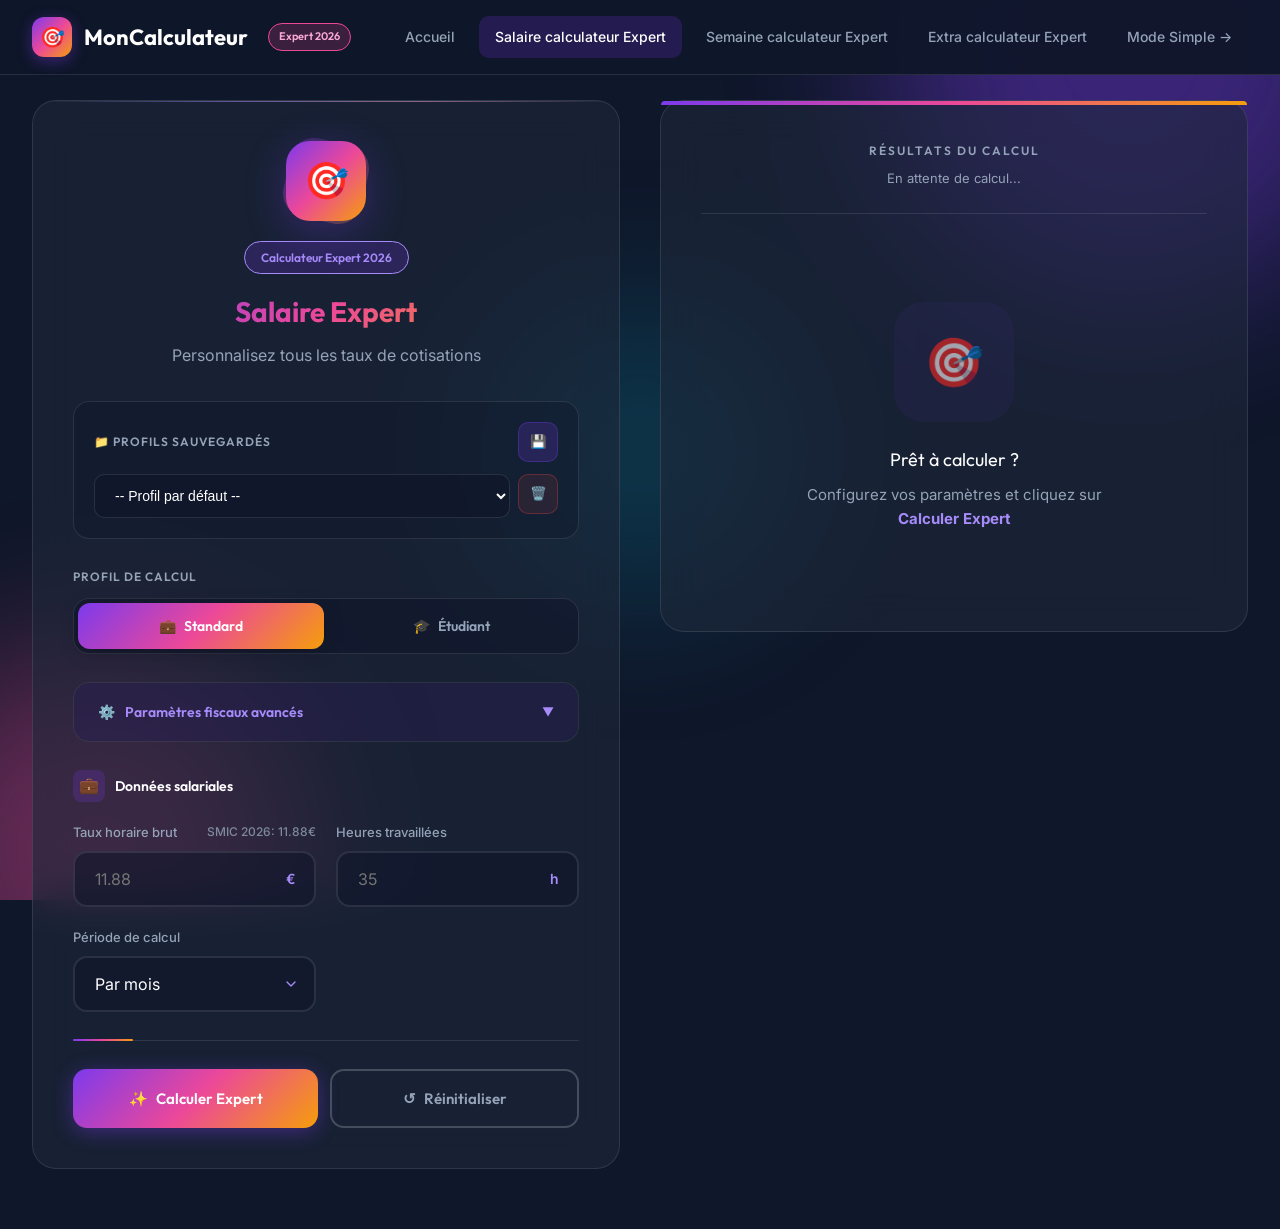
<file: calculateur-expert.html>
<!DOCTYPE html>
<html lang="fr">
<head>
    <meta charset="UTF-8">
    <meta name="viewport" content="width=device-width, initial-scale=1.0">
    <title>Calculateur Salaire Expert 2026 | MonCalculateur</title>
    <style>
        @import url('https://fonts.googleapis.com/css2?family=Outfit:wght@300;400;500;600;700;800&family=Inter:wght@400;500;600&display=swap');

        :root {
            --violet: #7c3aed;
            --violet-light: #a78bfa;
            --violet-dark: #5b21b6;
            --rose: #ec4899;
            --rose-light: #f9a8d4;
            --cyan: #06b6d4;
            --cyan-light: #67e8f9;
            --amber: #f59e0b;
            --emerald: #10b981;
            --slate-900: #0f172a;
            --slate-800: #1e293b;
            --slate-700: #334155;
            --slate-400: #94a3b8;
            --white: #ffffff;

            --gradient-main: linear-gradient(135deg, var(--violet) 0%, var(--rose) 50%, var(--amber) 100%);
            --gradient-cool: linear-gradient(135deg, var(--cyan) 0%, var(--violet) 100%);
        }

        * { margin: 0; padding: 0; box-sizing: border-box; }
        html { scroll-behavior: smooth; }

        body {
            font-family: 'Inter', sans-serif;
            background: var(--slate-900);
            color: var(--white);
            min-height: 100vh;
            line-height: 1.6;
        }

        /* Ambient background */
        .ambient-bg {
            position: fixed;
            top: 0; left: 0; width: 100%; height: 100%;
            overflow: hidden;
            pointer-events: none;
            z-index: 0;
        }

        .blob {
            position: absolute;
            border-radius: 50%;
            filter: blur(80px);
            opacity: 0.4;
            animation: float 20s ease-in-out infinite;
        }

        .blob-1 {
            width: 500px; height: 500px;
            background: var(--violet);
            top: -200px; right: -100px;
        }

        .blob-2 {
            width: 400px; height: 400px;
            background: var(--rose);
            bottom: -150px; left: -100px;
            animation-delay: -7s;
        }

        .blob-3 {
            width: 300px; height: 300px;
            background: var(--cyan);
            top: 50%; left: 50%;
            margin-left: -150px; margin-top: -150px;
            animation-delay: -14s;
            opacity: 0.2;
        }

        @keyframes float {
            0%, 100% { transform: translate(0, 0) scale(1); }
            33% { transform: translate(30px, -30px) scale(1.05); }
            66% { transform: translate(-20px, 20px) scale(0.95); }
        }

        /* Navigation */
        .nav {
            position: fixed;
            top: 0; left: 0; right: 0;
            background: rgba(15, 23, 42, 0.95);
            backdrop-filter: blur(20px);
            border-bottom: 1px solid rgba(255, 255, 255, 0.1);
            padding: 16px 32px;
            display: flex;
            justify-content: space-between;
            align-items: center;
            z-index: 100;
        }

        .logo {
            display: flex;
            align-items: center;
            gap: 12px;
            font-family: 'Outfit', sans-serif;
            font-size: 22px;
            font-weight: 700;
            color: var(--white);
            text-decoration: none;
        }

        .logo-icon {
            width: 40px; height: 40px;
            background: var(--gradient-main);
            border-radius: 12px;
            display: flex;
            align-items: center;
            justify-content: center;
            font-size: 20px;
            box-shadow: 0 4px 15px rgba(124, 58, 237, 0.4);
        }

        .logo-badge {
            background: rgba(236, 72, 153, 0.2);
            border: 1px solid var(--rose);
            color: var(--rose-light);
            font-size: 11px;
            padding: 4px 10px;
            border-radius: 20px;
            font-weight: 600;
            margin-left: 8px;
        }

        .nav-links {
            display: flex;
            gap: 8px;
        }

        .nav-links a {
            color: var(--slate-400);
            text-decoration: none;
            padding: 10px 16px;
            font-size: 14px;
            font-weight: 500;
            border-radius: 10px;
            transition: all 0.3s;
        }

        .nav-links a:hover, .nav-links a.active {
            color: var(--white);
            background: rgba(124, 58, 237, 0.2);
        }

        /* Main */
        .main {
            padding: 100px 32px 60px;
            max-width: 1400px;
            margin: 0 auto;
            position: relative;
            z-index: 1;
        }

        .wrapper {
            display: grid;
            grid-template-columns: 1fr 1fr;
            gap: 40px;
            align-items: start;
        }

        @media (max-width: 1024px) {
            .wrapper { grid-template-columns: 1fr; }
        }

        /* Cards */
        .card {
            background: rgba(30, 41, 59, 0.6);
            backdrop-filter: blur(20px);
            border: 1px solid rgba(255, 255, 255, 0.1);
            border-radius: 24px;
            padding: 40px;
            position: relative;
            overflow: hidden;
            transition: all 0.4s ease;
        }

        .card::before {
            content: '';
            position: absolute;
            top: 0; left: 0; right: 0;
            height: 1px;
            background: linear-gradient(90deg, transparent, var(--violet-light), var(--rose-light), transparent);
            opacity: 0.5;
        }

        .card:hover {
            border-color: rgba(124, 58, 237, 0.3);
            box-shadow: 0 25px 50px rgba(0, 0, 0, 0.5);
        }

        /* Header */
        .header {
            text-align: center;
            margin-bottom: 32px;
        }

        .header-mascot {
            width: 80px; height: 80px;
            margin: 0 auto 20px;
            position: relative;
        }

        .mascot-bg {
            position: absolute;
            inset: 0;
            background: var(--gradient-main);
            border-radius: 24px;
            transform: rotate(12deg);
            opacity: 0.3;
            animation: pulse 4s ease-in-out infinite;
        }

        @keyframes pulse {
            0%, 100% { transform: rotate(12deg) scale(1); opacity: 0.3; }
            50% { transform: rotate(12deg) scale(1.1); opacity: 0.5; }
        }

        .mascot-icon {
            position: relative;
            width: 100%; height: 100%;
            background: var(--gradient-main);
            border-radius: 24px;
            display: flex;
            align-items: center;
            justify-content: center;
            font-size: 36px;
            box-shadow: 0 10px 40px rgba(124, 58, 237, 0.3);
        }

        .badge-shine {
            display: inline-block;
            background: rgba(124, 58, 237, 0.2);
            border: 1px solid var(--violet-light);
            color: var(--violet-light);
            font-size: 12px;
            font-weight: 600;
            padding: 6px 16px;
            border-radius: 20px;
            margin-bottom: 16px;
            font-family: 'Outfit', sans-serif;
        }

        .header h1 {
            font-family: 'Outfit', sans-serif;
            font-size: 28px;
            font-weight: 700;
            margin-bottom: 8px;
            background: var(--gradient-main);
            -webkit-background-clip: text;
            -webkit-text-fill-color: transparent;
        }

        .header p {
            color: var(--slate-400);
            font-size: 16px;
        }

        /* Profile Selector */
        .profile-section {
            margin-bottom: 28px;
        }

        .section-label {
            font-family: 'Outfit', sans-serif;
            font-size: 12px;
            font-weight: 600;
            color: var(--slate-400);
            text-transform: uppercase;
            letter-spacing: 1px;
            margin-bottom: 12px;
            display: block;
        }

        .profile-tabs {
            display: flex;
            background: rgba(15, 23, 42, 0.6);
            border: 1px solid rgba(255, 255, 255, 0.1);
            border-radius: 16px;
            padding: 4px;
            gap: 4px;
        }

        .profile-tab {
            flex: 1;
            padding: 14px 20px;
            background: transparent;
            border: none;
            border-radius: 12px;
            color: var(--slate-400);
            font-size: 14px;
            font-weight: 600;
            cursor: pointer;
            transition: all 0.3s;
            display: flex;
            align-items: center;
            justify-content: center;
            gap: 8px;
            font-family: 'Outfit', sans-serif;
        }

        .profile-tab:hover {
            color: var(--white);
            background: rgba(255, 255, 255, 0.05);
        }

        .profile-tab.active {
            background: var(--white);
            color: var(--slate-900);
            box-shadow: 0 4px 20px rgba(0, 0, 0, 0.2);
        }

        .profile-tab.active.standard {
            background: var(--gradient-main);
            color: var(--white);
        }

        .profile-tab.active.etudiant {
            background: var(--gradient-cool);
            color: var(--white);
        }

        /* Parameters Accordion */
        .params-accordion {
            border: 1px solid rgba(255, 255, 255, 0.1);
            border-radius: 16px;
            margin-bottom: 28px;
            overflow: hidden;
            background: rgba(15, 23, 42, 0.4);
        }

        .params-header {
            padding: 18px 24px;
            background: rgba(124, 58, 237, 0.1);
            cursor: pointer;
            display: flex;
            justify-content: space-between;
            align-items: center;
            transition: all 0.3s;
        }

        .params-header:hover {
            background: rgba(124, 58, 237, 0.15);
        }

        .params-title {
            font-family: 'Outfit', sans-serif;
            font-size: 14px;
            font-weight: 600;
            color: var(--violet-light);
            display: flex;
            align-items: center;
            gap: 10px;
        }

        .params-chevron {
            color: var(--violet-light);
            transition: transform 0.3s;
            font-size: 12px;
        }

        .params-chevron.open {
            transform: rotate(180deg);
        }

        .params-body {
            max-height: 0;
            overflow: hidden;
            transition: max-height 0.4s ease-out;
        }

        .params-body.open {
            max-height: 2000px;
            padding: 24px;
        }

        /* Param Sections */
        .param-section {
            margin-bottom: 24px;
            padding-bottom: 24px;
            border-bottom: 1px solid rgba(255, 255, 255, 0.05);
        }

        .param-section:last-child {
            margin-bottom: 0;
            padding-bottom: 0;
            border-bottom: none;
        }

        .param-section-title {
            font-family: 'Outfit', sans-serif;
            font-size: 13px;
            font-weight: 600;
            color: var(--violet-light);
            margin-bottom: 16px;
            display: flex;
            align-items: center;
            gap: 8px;
        }

        .param-row {
            display: flex;
            justify-content: space-between;
            align-items: center;
            padding: 12px 0;
            border-bottom: 1px solid rgba(255, 255, 255, 0.05);
            transition: all 0.3s;
        }

        .param-row:hover {
            padding-left: 8px;
            border-bottom-color: rgba(124, 58, 237, 0.3);
        }

        .param-row:last-child {
            border-bottom: none;
        }

        .param-label {
            font-size: 14px;
            color: var(--slate-400);
            transition: color 0.3s;
        }

        .param-row:hover .param-label {
            color: var(--white);
        }

        .param-input-wrap {
            display: flex;
            align-items: center;
            gap: 8px;
        }

        .param-input {
            width: 90px;
            padding: 10px 14px;
            background: rgba(15, 23, 42, 0.6);
            border: 1px solid rgba(255, 255, 255, 0.1);
            border-radius: 10px;
            color: var(--white);
            font-size: 15px;
            text-align: right;
            font-weight: 500;
            transition: all 0.2s;
        }

        .param-input:focus {
            border-color: var(--violet-light);
            outline: none;
        }

        .param-unit {
            color: var(--slate-400);
            font-size: 13px;
            min-width: 40px;
            text-align: left;
        }

        .param-summary {
            margin-top: 20px;
            padding: 16px;
            background: rgba(124, 58, 237, 0.1);
            border-radius: 12px;
            display: flex;
            justify-content: space-between;
            align-items: center;
        }

        .param-summary-label {
            font-size: 14px;
            color: var(--slate-400);
        }

        .param-summary-value {
            font-family: 'Outfit', sans-serif;
            font-size: 18px;
            font-weight: 700;
            color: var(--violet-light);
        }

        /* Form Sections */
        .form-section {
            margin-bottom: 28px;
            padding-bottom: 28px;
            border-bottom: 1px solid rgba(255, 255, 255, 0.1);
            position: relative;
        }

        .form-section::after {
            content: '';
            position: absolute;
            bottom: -1px;
            left: 0;
            width: 60px;
            height: 2px;
            background: var(--gradient-main);
            border-radius: 2px;
        }

        .form-section:last-of-type {
            border-bottom: none;
            margin-bottom: 0;
            padding-bottom: 0;
        }

        .form-section:last-of-type::after {
            display: none;
        }

        .form-title {
            font-family: 'Outfit', sans-serif;
            font-size: 14px;
            font-weight: 600;
            color: var(--white);
            margin-bottom: 20px;
            display: flex;
            align-items: center;
            gap: 10px;
        }

        .form-title span {
            width: 32px;
            height: 32px;
            background: rgba(124, 58, 237, 0.2);
            border-radius: 8px;
            display: flex;
            align-items: center;
            justify-content: center;
            font-size: 16px;
        }

        .input-grid {
            display: grid;
            grid-template-columns: 1fr 1fr;
            gap: 20px;
        }

        @media (max-width: 640px) {
            .input-grid { grid-template-columns: 1fr; }
        }

        .input-group {
            display: flex;
            flex-direction: column;
            gap: 8px;
        }

        .input-label {
            font-size: 13px;
            font-weight: 500;
            color: var(--slate-400);
            display: flex;
            justify-content: space-between;
        }

        .input-hint {
            font-size: 12px;
            color: var(--slate-400);
            opacity: 0.8;
        }

        .input-wrap {
            position: relative;
        }

        .input {
            width: 100%;
            padding: 16px 20px;
            background: rgba(15, 23, 42, 0.6);
            border: 2px solid rgba(255, 255, 255, 0.1);
            border-radius: 14px;
            color: var(--white);
            font-size: 16px;
            font-family: 'Inter', sans-serif;
            transition: all 0.3s;
            outline: none;
        }

        .input:focus {
            border-color: var(--violet-light);
            box-shadow: 0 0 0 4px rgba(124, 58, 237, 0.1);
        }

        select.input {
            cursor: pointer;
            appearance: none;
            background-image: url("data:image/svg+xml,%3Csvg xmlns='http://www.w3.org/2000/svg' width='24' height='24' viewBox='0 0 24 24' fill='none' stroke='%23a78bfa' stroke-width='2' stroke-linecap='round' stroke-linejoin='round'%3E%3Cpolyline points='6 9 12 15 18 9'%3E%3C/polyline%3E%3C/svg%3E");
            background-repeat: no-repeat;
            background-position: right 15px center;
            background-size: 16px;
            padding-right: 45px;
        }

        .input-suffix {
            position: absolute;
            right: 20px;
            top: 50%;
            transform: translateY(-50%);
            color: var(--violet-light);
            font-weight: 600;
            font-size: 14px;
            pointer-events: none;
        }

        /* Buttons */
        .actions {
            display: flex;
            gap: 12px;
            margin-top: 8px;
        }

        .btn {
            flex: 1;
            padding: 18px 28px;
            border: none;
            border-radius: 14px;
            font-size: 15px;
            font-weight: 600;
            cursor: pointer;
            transition: all 0.3s;
            font-family: 'Outfit', sans-serif;
            display: flex;
            align-items: center;
            justify-content: center;
            gap: 8px;
            position: relative;
            overflow: hidden;
        }

        .btn-primary {
            background: var(--gradient-main);
            color: var(--white);
            box-shadow: 0 4px 20px rgba(124, 58, 237, 0.4);
        }

        .btn-primary:hover {
            transform: translateY(-2px);
            box-shadow: 0 8px 30px rgba(124, 58, 237, 0.5);
        }

        .btn-secondary {
            background: transparent;
            border: 2px solid rgba(255, 255, 255, 0.2);
            color: var(--slate-400);
        }

        .btn-secondary:hover {
            border-color: var(--rose);
            color: var(--rose-light);
            background: rgba(236, 72, 153, 0.1);
        }

        /* Profile Manager */
        .profile-manager {
            background: rgba(15, 23, 42, 0.4);
            border: 1px solid rgba(255, 255, 255, 0.1);
            border-radius: 16px;
            padding: 20px;
            margin-bottom: 28px;
        }

        .profile-header {
            display: flex;
            justify-content: space-between;
            align-items: center;
            margin-bottom: 12px;
        }

        .profile-label {
            font-family: 'Outfit', sans-serif;
            font-size: 12px;
            font-weight: 600;
            color: var(--slate-400);
            text-transform: uppercase;
            letter-spacing: 1px;
        }

        .profile-select-row {
            display: flex;
            gap: 8px;
        }

        .profile-select-row select {
            flex: 1;
            padding: 12px 16px;
            background: rgba(15, 23, 42, 0.6);
            border: 1px solid rgba(255, 255, 255, 0.1);
            border-radius: 10px;
            color: var(--white);
            font-size: 14px;
            cursor: pointer;
        }

        .btn-icon-small {
            width: 40px;
            height: 40px;
            background: rgba(124, 58, 237, 0.2);
            border: 1px solid rgba(124, 58, 237, 0.3);
            border-radius: 10px;
            color: var(--white);
            cursor: pointer;
            display: flex;
            align-items: center;
            justify-content: center;
            transition: all 0.2s;
        }

        .btn-icon-small:hover {
            background: rgba(124, 58, 237, 0.3);
        }

        .btn-icon-small.delete {
            background: rgba(239, 68, 68, 0.1);
            border-color: rgba(239, 68, 68, 0.3);
            color: #ef4444;
        }

        .btn-icon-small.delete:hover {
            background: rgba(239, 68, 68, 0.2);
        }

        .save-profile-row {
            display: flex;
            gap: 8px;
            margin-top: 12px;
            animation: slideIn 0.3s ease;
        }

        .save-profile-row input {
            flex: 1;
            padding: 12px 16px;
            background: rgba(15, 23, 42, 0.6);
            border: 1px solid rgba(255, 255, 255, 0.1);
            border-radius: 10px;
            color: var(--white);
            font-size: 14px;
        }

        .btn-small {
            padding: 12px 20px;
            background: var(--gradient-main);
            border: none;
            border-radius: 10px;
            color: var(--white);
            font-weight: 600;
            cursor: pointer;
        }

        /* Param Actions */
        .param-actions {
            display: flex;
            gap: 10px;
            margin-top: 20px;
            padding-top: 20px;
            border-top: 1px solid rgba(255, 255, 255, 0.05);
        }

        .btn-reset {
            flex: 1;
            padding: 12px 16px;
            background: rgba(255, 255, 255, 0.05);
            border: 1px solid rgba(255, 255, 255, 0.1);
            border-radius: 10px;
            color: var(--slate-400);
            font-size: 13px;
            cursor: pointer;
            transition: all 0.2s;
        }

        .btn-reset:hover {
            background: rgba(124, 58, 237, 0.1);
            border-color: var(--violet-light);
            color: var(--white);
        }

        /* Results Card */
        .results-card {
            background: rgba(30, 41, 59, 0.6);
            backdrop-filter: blur(20px);
            border: 1px solid rgba(255, 255, 255, 0.1);
            border-radius: 24px;
            padding: 40px;
            position: relative;
            scroll-margin-top: 120px;
        }

        .results-card::before {
            content: '';
            position: absolute;
            top: 0; left: 0; right: 0;
            height: 4px;
            background: var(--gradient-main);
            border-radius: 4px 4px 0 0;
        }

        .results-header {
            text-align: center;
            margin-bottom: 28px;
            padding-bottom: 24px;
            border-bottom: 1px solid rgba(255, 255, 255, 0.1);
        }

        .results-label {
            font-family: 'Outfit', sans-serif;
            font-size: 12px;
            font-weight: 600;
            color: var(--slate-400);
            text-transform: uppercase;
            letter-spacing: 2px;
            margin-bottom: 8px;
        }

        .results-date {
            font-size: 13px;
            color: var(--slate-400);
        }

        /* Main Result */
        .result-hero {
            background: var(--gradient-main);
            border-radius: 20px;
            padding: 40px;
            text-align: center;
            margin-bottom: 28px;
            position: relative;
            overflow: hidden;
            box-shadow: 0 20px 60px rgba(124, 58, 237, 0.3);
            opacity: 0;
            transform: translateY(30px) scale(0.95);
            animation: rollIn 0.6s cubic-bezier(0.34, 1.56, 0.64, 1) forwards;
        }

        @keyframes rollIn {
            to {
                opacity: 1;
                transform: translateY(0) scale(1);
            }
        }

        .result-hero.etudiant {
            background: var(--gradient-cool);
            box-shadow: 0 20px 60px rgba(6, 182, 212, 0.3);
        }

        .result-label-main {
            font-size: 13px;
            font-weight: 600;
            text-transform: uppercase;
            letter-spacing: 1px;
            opacity: 0.9;
            margin-bottom: 12px;
            position: relative;
        }

        .result-value {
            font-family: 'Outfit', sans-serif;
            font-size: 48px;
            font-weight: 800;
            color: var(--white);
            margin-bottom: 8px;
            position: relative;
            text-shadow: 0 2px 10px rgba(0,0,0,0.2);
            letter-spacing: -1px;
            opacity: 0;
            transform: translateY(20px);
            animation: rollUp 0.5s ease-out 0.3s forwards;
        }

        @keyframes rollUp {
            to {
                opacity: 1;
                transform: translateY(0);
            }
        }

        .result-period {
            font-size: 15px;
            opacity: 0.9;
            position: relative;
            opacity: 0;
            animation: fadeIn 0.4s ease-out 0.5s forwards;
        }

        @keyframes fadeIn {
            to { opacity: 0.9; }
        }

        /* Breakdown */
        .breakdown {
            display: flex;
            flex-direction: column;
            gap: 12px;
            margin-bottom: 24px;
        }

        .breakdown-item {
            display: flex;
            justify-content: space-between;
            align-items: center;
            padding: 16px 20px;
            background: rgba(15, 23, 42, 0.4);
            border: 1px solid rgba(255, 255, 255, 0.05);
            border-radius: 12px;
            transition: all 0.3s;
            opacity: 0;
            transform: translateX(-30px);
            animation: slideInRight 0.4s ease-out forwards;
        }

        .breakdown-item:nth-child(1) { animation-delay: 0.1s; }
        .breakdown-item:nth-child(2) { animation-delay: 0.2s; }
        .breakdown-item:nth-child(3) { animation-delay: 0.3s; }
        .breakdown-item:nth-child(4) { animation-delay: 0.4s; }

        @keyframes slideInRight {
            to {
                opacity: 1;
                transform: translateX(0);
            }
        }

        .breakdown-item:hover {
            background: rgba(15, 23, 42, 0.6);
            border-color: rgba(124, 58, 237, 0.2);
            transform: translateX(4px);
        }

        .breakdown-item.positive { border-left: 3px solid var(--emerald); }
        .breakdown-item.negative { border-left: 3px solid var(--rose); }
        .breakdown-item.highlight { 
            border-left: 3px solid var(--violet);
            background: rgba(124, 58, 237, 0.1);
        }

        .breakdown-label {
            font-size: 14px;
            color: var(--slate-400);
            display: flex;
            align-items: center;
            gap: 10px;
        }

        .breakdown-value {
            font-family: 'Outfit', sans-serif;
            font-size: 17px;
            font-weight: 600;
            color: var(--white);
        }

        .breakdown-value.positive { color: var(--emerald); }
        .breakdown-value.negative { color: var(--rose); }
        .breakdown-value.highlight { color: var(--violet-light); }

        /* Stats Grid */
        .stats-grid {
            display: grid;
            grid-template-columns: repeat(2, 1fr);
            gap: 12px;
            margin-bottom: 24px;
        }

        .stat-box {
            padding: 20px;
            background: rgba(15, 23, 42, 0.4);
            border: 1px solid rgba(255, 255, 255, 0.05);
            border-radius: 12px;
            text-align: center;
            transition: all 0.3s;
            opacity: 0;
            transform: scale(0.9);
            animation: popIn 0.3s ease-out forwards;
        }

        .stat-box:nth-child(1) { animation-delay: 0.5s; }
        .stat-box:nth-child(2) { animation-delay: 0.6s; }
        .stat-box:nth-child(3) { animation-delay: 0.7s; }
        .stat-box:nth-child(4) { animation-delay: 0.8s; }

        @keyframes popIn {
            to {
                opacity: 1;
                transform: scale(1);
            }
        }

        .stat-box:hover {
            transform: translateY(-2px);
            border-color: rgba(124, 58, 237, 0.2);
        }

        .stat-label {
            font-size: 11px;
            color: var(--slate-400);
            text-transform: uppercase;
            letter-spacing: 0.5px;
            margin-bottom: 8px;
        }

        .stat-value {
            font-family: 'Outfit', sans-serif;
            font-size: 20px;
            font-weight: 700;
            color: var(--white);
        }

        .stat-value.violet { color: var(--violet-light); }
        .stat-value.emerald { color: var(--emerald); }
        .stat-value.amber { color: var(--amber); }
        .stat-value.rose { color: var(--rose-light); }

        /* Detail Table */
        .detail-table {
            background: rgba(15, 23, 42, 0.4);
            border: 1px solid rgba(255, 255, 255, 0.05);
            border-radius: 12px;
            overflow: hidden;
            margin-bottom: 24px;
        }

        .table-header {
            padding: 16px 20px;
            background: rgba(124, 58, 237, 0.1);
            border-bottom: 1px solid rgba(255, 255, 255, 0.05);
            display: flex;
            align-items: center;
            gap: 10px;
            font-family: 'Outfit', sans-serif;
            font-weight: 600;
            color: var(--violet-light);
        }

        .table-body {
            padding: 12px;
        }

        .table-row {
            display: flex;
            justify-content: space-between;
            align-items: center;
            padding: 10px 12px;
            border-radius: 8px;
            transition: all 0.2s;
        }

        .table-row:hover {
            background: rgba(255, 255, 255, 0.03);
        }

        .table-row.sub {
            padding-left: 24px;
            font-size: 13px;
        }

        .table-row.total {
            margin-top: 8px;
            padding-top: 16px;
            border-top: 1px solid rgba(255, 255, 255, 0.1);
            font-weight: 600;
        }

        .table-label {
            color: var(--slate-400);
        }

        .table-value {
            font-family: 'Outfit', sans-serif;
            font-weight: 600;
        }

        .table-value.negative { color: var(--rose); }
        .table-value.positive { color: var(--emerald); }

        .table-subheader {
            padding: 8px 12px;
            margin-top: 8px;
            font-size: 11px;
            font-weight: 600;
            color: var(--slate-400);
            text-transform: uppercase;
            letter-spacing: 0.5px;
        }

        /* Rates Summary */
        .rates-summary {
            background: rgba(124, 58, 237, 0.1);
            border: 1px solid rgba(124, 58, 237, 0.2);
            border-radius: 12px;
            padding: 20px;
        }

        .rates-title {
            font-family: 'Outfit', sans-serif;
            font-size: 12px;
            font-weight: 600;
            color: var(--violet-light);
            text-transform: uppercase;
            letter-spacing: 1px;
            margin-bottom: 12px;
        }

        .rates-grid {
            display: grid;
            grid-template-columns: repeat(3, 1fr);
            gap: 12px;
        }

        .rate-item {
            display: flex;
            flex-direction: column;
            gap: 4px;
        }

        .rate-item span:first-child {
            font-size: 11px;
            color: var(--slate-400);
        }

        .rate-item strong {
            font-family: 'Outfit', sans-serif;
            font-size: 16px;
            color: var(--white);
        }

        /* Empty State */
        .empty-state {
            text-align: center;
            padding: 60px 20px;
        }

        .empty-illustration {
            width: 120px;
            height: 120px;
            margin: 0 auto 24px;
            background: rgba(124, 58, 237, 0.1);
            border-radius: 30px;
            display: flex;
            align-items: center;
            justify-content: center;
            font-size: 48px;
            opacity: 0.6;
            animation: float 6s ease-in-out infinite;
        }

        .empty-title {
            font-family: 'Outfit', sans-serif;
            font-size: 18px;
            color: var(--white);
            margin-bottom: 8px;
        }

        .empty-text {
            color: var(--slate-400);
            font-size: 15px;
            line-height: 1.6;
        }

        /* Toast */
        .toast {
            position: fixed;
            bottom: 24px;
            right: 24px;
            padding: 16px 24px;
            background: var(--slate-800);
            border: 1px solid rgba(255, 255, 255, 0.1);
            border-radius: 12px;
            color: var(--white);
            font-weight: 500;
            z-index: 1000;
            animation: slideUp 0.3s ease;
            display: flex;
            align-items: center;
            gap: 12px;
            box-shadow: 0 20px 40px rgba(0, 0, 0, 0.4);
        }

        @keyframes slideUp {
            from { opacity: 0; transform: translateY(20px); }
            to { opacity: 1; transform: translateY(0); }
        }

        .toast.success { border-color: var(--emerald); }
        .toast.error { border-color: var(--rose); }
        .toast.info { border-color: var(--violet-light); }

        /* Animations d'entrée */
        @keyframes slide-in-up {
            from { opacity: 0; transform: translateY(30px); }
            to { opacity: 1; transform: translateY(0); }
        }

        @keyframes slide-in-left {
            from { opacity: 0; transform: translateX(-30px); }
            to { opacity: 1; transform: translateX(0); }
        }

        @keyframes slide-in-right {
            from { opacity: 0; transform: translateX(30px); }
            to { opacity: 1; transform: translateX(0); }
        }

        @keyframes scale-in {
            from { opacity: 0; transform: scale(0.9); }
            to { opacity: 1; transform: scale(1); }
        }

        @keyframes shake {
            0%, 100% { transform: translateX(0); }
            25% { transform: translateX(-10px); }
            75% { transform: translateX(10px); }
        }

        .card { animation: slide-in-left 0.6s cubic-bezier(0.16, 1, 0.3, 1) both; }
        .results-card { animation: slide-in-right 0.6s cubic-bezier(0.16, 1, 0.3, 1) 0.1s both; }
        .header-mascot { animation: scale-in 0.5s cubic-bezier(0.34, 1.56, 0.64, 1) 0.2s both; }
        .profile-tabs { animation: slide-in-up 0.5s ease-out 0.3s both; }
        .params-accordion { animation: slide-in-up 0.5s ease-out 0.4s both; }
        .form-section { animation: slide-in-up 0.5s ease-out 0.5s both; }
        .actions { animation: slide-in-up 0.5s ease-out 0.6s both; }
        .profile-manager { animation: slide-in-up 0.5s ease-out 0.35s both; }
        .toast { animation: slide-in-right 0.3s ease; }

        /* Utility */
        .hidden { display: none !important; }

        /* Responsive */
        @media (max-width: 1024px) {
            .results-card { position: relative; top: 0; }
        }

        @media (max-width: 768px) {
            .nav { padding: 12px 20px; }
            .nav-links { display: none; }
            .main { padding: 80px 20px 40px; }
            .card, .results-card { padding: 28px; }
            .result-value { font-size: 36px; }
            .actions { flex-direction: column; }
            .input-grid { grid-template-columns: 1fr; }
            .rates-grid { grid-template-columns: repeat(2, 1fr); }
        }
    </style>
<base target="_blank">
</head>
<body>
    <!-- Ambient background -->
    <div class="ambient-bg">
        <div class="blob blob-1"></div>
        <div class="blob blob-2"></div>
        <div class="blob blob-3"></div>
    </div>

    <!-- Navigation -->
    <nav class="nav">
        <a href="#" class="logo">
            <div class="logo-icon">🎯</div>
            <span>MonCalculateur</span>
            <span class="logo-badge">Expert 2026</span>
        </a>
        <div class="nav-links">
            <a href="accueil.html">Accueil</a>
            <a href="calculateur-expert.html" class="active">Salaire calculateur Expert</a>
               <a href="Calculateur-Salaire-par-Semaine-expert.html">Semaine calculateur Expert</a>
                <a href="calculateur-extra-expert.html">Extra calculateur Expert</a>
            <a href="calculateur.html" class="mode-switch">Mode Simple →</a>
        </div>
    </nav>

    <!-- Main -->
    <main class="main">
        <div class="wrapper">

            <!-- Form Column -->
            <div class="card">
                <div class="header">
                    <div class="header-mascot">
                        <div class="mascot-bg"></div>
                        <div class="mascot-icon">🎯</div>
                    </div>
                    <div class="badge-shine">Calculateur Expert 2026</div>
                    <h1>Salaire Expert</h1>
                    <p>Personnalisez tous les taux de cotisations</p>
                </div>

                <!-- Profile Manager -->
                <div class="profile-manager">
                    <div class="profile-header">
                        <span class="profile-label">📁 Profils sauvegardés</span>
                        <button class="btn-icon-small" onclick="sauvegarderProfil()" title="Sauvegarder">💾</button>
                    </div>
                    <div class="profile-select-row">
                        <select id="profil-select" onchange="chargerProfil()">
                            <option value="">-- Profil par défaut --</option>
                        </select>
                        <button class="btn-icon-small delete" onclick="supprimerProfil()" title="Supprimer">🗑️</button>
                    </div>
                    <div class="save-profile-row" id="save-row" style="display: none;">
                        <input type="text" id="nom-profil" placeholder="Nom du profil...">
                        <button class="btn-small" onclick="confirmerSauvegarde()">OK</button>
                    </div>
                </div>

                <!-- Profile Selector -->
                <div class="profile-section">
                    <span class="section-label">Profil de calcul</span>
                    <div class="profile-tabs">
                        <button class="profile-tab active standard" id="btn-standard" onclick="setProfile('standard')">
                            <span>💼</span> Standard
                        </button>
                        <button class="profile-tab etudiant" id="btn-etudiant" onclick="setProfile('etudiant')">
                            <span>🎓</span> Étudiant
                        </button>
                    </div>
                </div>

                <!-- Parameters Accordion -->
                <div class="params-accordion">
                    <div class="params-header" onclick="toggleParams()">
                        <div class="params-title">
                            <span>⚙️</span> Paramètres fiscaux avancés
                        </div>
                        <span class="params-chevron" id="params-chevron">▼</span>
                    </div>
                    <div class="params-body" id="params-body">

                        <!-- Charges Sociales -->
                        <div class="param-section">
                            <div class="param-section-title">🛡️ Charges sociales salariales</div>

                            <div class="param-row">
                                <span class="param-label">Sécurité sociale - Maladie</span>
                                <div class="param-input-wrap">
                                    <input type="number" class="param-input" id="taux-maladie" value="0" step="0.01">
                                    <span class="param-unit">%</span>
                                </div>
                            </div>

                            <div class="param-row">
                                <span class="param-label">Retraite de base</span>
                                <div class="param-input-wrap">
                                    <input type="number" class="param-input" id="taux-retraite-base" value="6.9" step="0.01">
                                    <span class="param-unit">%</span>
                                </div>
                            </div>

                            <div class="param-row">
                                <span class="param-label">Retraite complémentaire</span>
                                <div class="param-input-wrap">
                                    <input type="number" class="param-input" id="taux-retraite-comp" value="3.86" step="0.01">
                                    <span class="param-unit">%</span>
                                </div>
                            </div>

                            <div class="param-row">
                                <span class="param-label">Assurance chômage</span>
                                <div class="param-input-wrap">
                                    <input type="number" class="param-input" id="taux-chomage" value="3.84" step="0.01">
                                    <span class="param-unit">%</span>
                                </div>
                            </div>

                            <div class="param-row">
                                <span class="param-label">Contribution CET</span>
                                <div class="param-input-wrap">
                                    <input type="number" class="param-input" id="taux-cet" value="0.14" step="0.01">
                                    <span class="param-unit">%</span>
                                </div>
                            </div>
                        </div>

                        <!-- CSG/CRDS -->
                        <div class="param-section">
                            <div class="param-section-title">🏛️ CSG / CRDS</div>

                            <div class="param-row">
                                <span class="param-label">CSG déductible</span>
                                <div class="param-input-wrap">
                                    <input type="number" class="param-input" id="taux-csg-ded" value="6.8" step="0.01">
                                    <span class="param-unit">%</span>
                                </div>
                            </div>

                            <div class="param-row">
                                <span class="param-label">CSG non déductible</span>
                                <div class="param-input-wrap">
                                    <input type="number" class="param-input" id="taux-csg-non-ded" value="2.4" step="0.01">
                                    <span class="param-unit">%</span>
                                </div>
                            </div>

                            <div class="param-row">
                                <span class="param-label">CRDS</span>
                                <div class="param-input-wrap">
                                    <input type="number" class="param-input" id="taux-crds" value="0.5" step="0.01">
                                    <span class="param-unit">%</span>
                                </div>
                            </div>

                            <div class="param-row">
                                <span class="param-label">Assiette CSG/CRDS</span>
                                <div class="param-input-wrap">
                                    <input type="number" class="param-input" id="assiette-csg" value="98.25" step="0.01">
                                    <span class="param-unit">%</span>
                                </div>
                            </div>
                        </div>

                        <!-- Impôt -->
                        <div class="param-section">
                            <div class="param-section-title">💳 Impôt sur le revenu (PAS)</div>

                            <div class="param-row">
                                <span class="param-label">Taux de prélèvement</span>
                                <div class="param-input-wrap">
                                    <input type="number" class="param-input" id="taux-impot" value="0" step="0.1">
                                    <span class="param-unit">%</span>
                                </div>
                            </div>
                        </div>

                        <div class="param-summary">
                            <span class="param-summary-label">Total prélèvements</span>
                            <span class="param-summary-value" id="total-prelevements">~24.44%</span>
                        </div>

                        <div class="param-actions">
                            <button class="btn-reset" onclick="resetParams('standard')">↺ Standard</button>
                            <button class="btn-reset" onclick="resetParams('etudiant')">↺ Étudiant</button>
                        </div>
                    </div>
                </div>

                <!-- Form -->
                <form id="salary-form" onsubmit="event.preventDefault(); calculer();">

                    <div class="form-section">
                        <h3 class="form-title">
                            <span>💼</span> Données salariales
                        </h3>

                        <div class="input-grid">
                            <div class="input-group">
                                <label class="input-label">
                                    <span>Taux horaire brut</span>
                                    <span class="input-hint">SMIC 2026: 11.88€</span>
                                </label>
                                <div class="input-wrap">
                                    <input type="number" class="input" id="taux" placeholder="11.88" step="0.01" min="0">
                                    <span class="input-suffix">€</span>
                                </div>
                            </div>

                            <div class="input-group">
                                <label class="input-label">
                                    <span>Heures travaillées</span>
                                </label>
                                <div class="input-wrap">
                                    <input type="number" class="input" id="heures" placeholder="35" step="0.5" min="0">
                                    <span class="input-suffix">h</span>
                                </div>
                            </div>
                        </div>

                        <div class="input-grid" style="margin-top: 20px;">
                            <div class="input-group">
                                <label class="input-label">
                                    <span>Période de calcul</span>
                                </label>
                                <select class="input" id="periode">
                                    <option value="semaine">Par semaine</option>
                                    <option value="mois" selected>Par mois</option>
                                    <option value="annee">Par an</option>
                                </select>
                            </div>
                        </div>
                    </div>

                    <div class="actions">
                        <button type="submit" class="btn btn-primary">
                            <span>✨</span> Calculer Expert
                        </button>
                        <button type="button" class="btn btn-secondary" onclick="rafraichir()">
                            <span>↺</span> Réinitialiser
                        </button>
                    </div>
                </form>
            </div>

            <!-- Results Column -->
            <div class="results-card" id="results-anchor">
                <div class="results-header">
                    <div class="results-label">Résultats du calcul</div>
                    <div class="results-date" id="calc-date">En attente de calcul...</div>
                </div>

                <!-- Empty State -->
                <div id="empty-state" class="empty-state">
                    <div class="empty-illustration">🎯</div>
                    <div class="empty-title">Prêt à calculer ?</div>
                    <div class="empty-text">
                        Configurez vos paramètres et cliquez sur<br>
                        <strong style="color: var(--violet-light);">Calculer Expert</strong>
                    </div>
                </div>

                <!-- Results Content -->
                <div id="results-content" class="hidden">

                    <div class="result-hero" id="result-hero">
                        <div class="result-label-main">Salaire Net Mensuel</div>
                        <div class="result-value" id="net-mois">0,00 €</div>
                        <div class="result-period" id="period-text">par mois</div>
                    </div>

                    <div class="breakdown">
                        <div class="breakdown-item highlight">
                            <span class="breakdown-label">
                                <span style="color: var(--violet-light);">◆</span> Salaire brut
                            </span>
                            <span class="breakdown-value highlight" id="brut-display">0,00 €</span>
                        </div>

                        <div class="breakdown-item negative">
                            <span class="breakdown-label">
                                <span style="color: var(--rose);">◆</span> Charges sociales
                            </span>
                            <span class="breakdown-value negative" id="charges-display">-0,00 €</span>
                        </div>

                        <div class="breakdown-item negative">
                            <span class="breakdown-label">
                                <span style="color: var(--amber);">◆</span> CSG / CRDS
                            </span>
                            <span class="breakdown-value negative" id="csg-display">-0,00 €</span>
                        </div>

                        <div class="breakdown-item negative" id="impot-row-breakdown">
                            <span class="breakdown-label">
                                <span style="color: #ef4444;">◆</span> Impôt sur le revenu
                            </span>
                            <span class="breakdown-value negative" id="impot-display">-0,00 €</span>
                        </div>
                    </div>

                    <div class="detail-table">
                        <div class="table-header">
                            <span>🧾</span> Détail expert des prélèvements
                        </div>
                        <div class="table-body">
                            <div class="table-row">
                                <span class="table-label">Salaire brut</span>
                                <span class="table-value" id="detail-brut">0,00 €</span>
                            </div>

                            <div class="table-subheader">Charges sociales</div>
                            <div class="table-row sub" id="row-maladie">
                                <span class="table-label">Maladie</span>
                                <span class="table-value negative" id="detail-maladie">-0,00 €</span>
                            </div>
                            <div class="table-row sub" id="row-retraite-base">
                                <span class="table-label">Retraite base</span>
                                <span class="table-value negative" id="detail-retraite-base">-0,00 €</span>
                            </div>
                            <div class="table-row sub" id="row-retraite-comp">
                                <span class="table-label">Retraite complémentaire</span>
                                <span class="table-value negative" id="detail-retraite-comp">-0,00 €</span>
                            </div>
                            <div class="table-row sub" id="row-chomage">
                                <span class="table-label">Chômage</span>
                                <span class="table-value negative" id="detail-chomage">-0,00 €</span>
                            </div>
                            <div class="table-row sub" id="row-cet">
                                <span class="table-label">CET</span>
                                <span class="table-value negative" id="detail-cet">-0,00 €</span>
                            </div>

                            <div class="table-subheader">CSG / CRDS</div>
                            <div class="table-row sub" id="row-csg-ded">
                                <span class="table-label">CSG déductible</span>
                                <span class="table-value negative" id="detail-csg-ded">-0,00 €</span>
                            </div>
                            <div class="table-row sub" id="row-csg-non-ded">
                                <span class="table-label">CSG non déductible</span>
                                <span class="table-value negative" id="detail-csg-non-ded">-0,00 €</span>
                            </div>
                            <div class="table-row sub" id="row-crds">
                                <span class="table-label">CRDS</span>
                                <span class="table-value negative" id="detail-crds">-0,00 €</span>
                            </div>

                            <div class="table-subheader" id="impot-subheader">Impôt</div>
                            <div class="table-row sub" id="row-impot">
                                <span class="table-label">Impôt sur le revenu (PAS)</span>
                                <span class="table-value negative" id="detail-impot">-0,00 €</span>
                            </div>

                            <div class="table-row total">
                                <span class="table-label">Salaire net à percevoir</span>
                                <span class="table-value positive" id="detail-net">0,00 €</span>
                            </div>
                        </div>
                    </div>

                    <div class="stats-grid">
                        <div class="stat-box">
                            <div class="stat-label">Net / semaine</div>
                            <div class="stat-value violet" id="net-semaine">0,00 €</div>
                        </div>
                        <div class="stat-box">
                            <div class="stat-label">Net / mois</div>
                            <div class="stat-value emerald" id="net-mois-stat">0,00 €</div>
                        </div>
                        <div class="stat-box">
                            <div class="stat-label">Net / an</div>
                            <div class="stat-value amber" id="net-an">0,00 €</div>
                        </div>
                        <div class="stat-box">
                            <div class="stat-label">Taux prélèvements</div>
                            <div class="stat-value rose" id="taux-prelevements">0%</div>
                        </div>
                    </div>

                    <div class="rates-summary">
                        <div class="rates-title">📋 Taux appliqués</div>
                        <div class="rates-grid" id="rates-grid">
                            <div class="rate-item">
                                <span>Maladie</span>
                                <strong id="rate-maladie">0%</strong>
                            </div>
                            <div class="rate-item">
                                <span>Retraite base</span>
                                <strong id="rate-retraite-base">6.9%</strong>
                            </div>
                            <div class="rate-item">
                                <span>Retraite comp.</span>
                                <strong id="rate-retraite-comp">3.86%</strong>
                            </div>
                            <div class="rate-item">
                                <span>Chômage</span>
                                <strong id="rate-chomage">3.84%</strong>
                            </div>
                            <div class="rate-item">
                                <span>CSG/CRDS</span>
                                <strong id="rate-csg-crds">9.7%</strong>
                            </div>
                            <div class="rate-item">
                                <span>Impôt</span>
                                <strong id="rate-impot">0%</strong>
                            </div>
                        </div>
                    </div>
                </div>
            </div>
        </div>
    </main>

    <script>

        // Storage
        const StorageExpert = {
            PROFILS_KEY: 'expert_profils_salaire_v1',

            getProfils() {
                try {
                    const data = localStorage.getItem(this.PROFILS_KEY);
                    return data ? JSON.parse(data) : {};
                } catch(e) {
                    return {};
                }
            },

            saveProfil(nom, data) {
                const profils = this.getProfils();
                profils[nom] = { ...data, date: new Date().toISOString() };
                localStorage.setItem(this.PROFILS_KEY, JSON.stringify(profils));
            },

            deleteProfil(nom) {
                const profils = this.getProfils();
                delete profils[nom];
                localStorage.setItem(this.PROFILS_KEY, JSON.stringify(profils));
            },

            getProfil(nom) {
                return this.getProfils()[nom] || null;
            }
        };

        let currentProfile = 'standard';

        // Init
        document.addEventListener('DOMContentLoaded', () => {
            chargerListeProfils();
            updateTotauxParams();

            document.querySelectorAll('.param-input').forEach(input => {
                input.addEventListener('input', updateTotauxParams);
            });
        });

        // Profile functions
        function chargerListeProfils() {
            const select = document.getElementById('profil-select');
            const profils = StorageExpert.getProfils();

            select.innerHTML = '<option value="">-- Profil par défaut --</option>';
            Object.keys(profils).forEach(nom => {
                const option = document.createElement('option');
                option.value = nom;
                option.textContent = nom;
                select.appendChild(option);
            });
        }

        function sauvegarderProfil() {
            document.getElementById('save-row').style.display = 'flex';
            document.getElementById('nom-profil').focus();
        }

        function confirmerSauvegarde() {
            const nom = document.getElementById('nom-profil').value.trim();
            if (!nom) return;

            const data = {
                tauxMaladie: parseFloat(document.getElementById('taux-maladie').value) || 0,
                tauxRetraiteBase: parseFloat(document.getElementById('taux-retraite-base').value) || 0,
                tauxRetraiteComp: parseFloat(document.getElementById('taux-retraite-comp').value) || 0,
                tauxChomage: parseFloat(document.getElementById('taux-chomage').value) || 0,
                tauxCET: parseFloat(document.getElementById('taux-cet').value) || 0,
                tauxCsgDed: parseFloat(document.getElementById('taux-csg-ded').value) || 0,
                tauxCsgNonDed: parseFloat(document.getElementById('taux-csg-non-ded').value) || 0,
                tauxCrds: parseFloat(document.getElementById('taux-crds').value) || 0,
                assietteCsg: parseFloat(document.getElementById('assiette-csg').value) || 98.25,
                tauxImpot: parseFloat(document.getElementById('taux-impot').value) || 0
            };

            StorageExpert.saveProfil(nom, data);
            chargerListeProfils();
            document.getElementById('profil-select').value = nom;
            document.getElementById('save-row').style.display = 'none';
            document.getElementById('nom-profil').value = '';

            showToast('Profil sauvegardé !', 'success');
        }

        function chargerProfil() {
            const nom = document.getElementById('profil-select').value;
            if (!nom) {
                resetParams('standard');
                return;
            }

            const profil = StorageExpert.getProfil(nom);
            if (!profil) return;

            document.getElementById('taux-maladie').value = profil.tauxMaladie;
            document.getElementById('taux-retraite-base').value = profil.tauxRetraiteBase;
            document.getElementById('taux-retraite-comp').value = profil.tauxRetraiteComp;
            document.getElementById('taux-chomage').value = profil.tauxChomage;
            document.getElementById('taux-cet').value = profil.tauxCET;
            document.getElementById('taux-csg-ded').value = profil.tauxCsgDed;
            document.getElementById('taux-csg-non-ded').value = profil.tauxCsgNonDed;
            document.getElementById('taux-crds').value = profil.tauxCrds;
            document.getElementById('assiette-csg').value = profil.assietteCsg;
            document.getElementById('taux-impot').value = profil.tauxImpot;

            updateTotauxParams();
            showToast('Profil chargé', 'info');
        }

        function supprimerProfil() {
            const nom = document.getElementById('profil-select').value;
            if (!nom) return;

            if (!confirm(`Supprimer le profil "${nom}" ?`)) return;

            StorageExpert.deleteProfil(nom);
            chargerListeProfils();
            resetParams('standard');
            showToast('Profil supprimé', 'info');
        }

        // Toggle params
        function toggleParams() {
            const body = document.getElementById('params-body');
            const chevron = document.getElementById('params-chevron');
            body.classList.toggle('open');
            chevron.classList.toggle('open');
        }

        // Set profile
        function setProfile(profile) {
            currentProfile = profile;
            const btnStandard = document.getElementById('btn-standard');
            const btnEtudiant = document.getElementById('btn-etudiant');

            if (profile === 'standard') {
                btnStandard.classList.add('active');
                btnEtudiant.classList.remove('active');
                resetParams('standard');
            } else {
                btnStandard.classList.remove('active');
                btnEtudiant.classList.add('active');
                resetParams('etudiant');
            }
        }

        // Update total
        function updateTotauxParams() {
            const maladie = parseFloat(document.getElementById('taux-maladie').value) || 0;
            const retraiteBase = parseFloat(document.getElementById('taux-retraite-base').value) || 0;
            const retraiteComp = parseFloat(document.getElementById('taux-retraite-comp').value) || 0;
            const chomage = parseFloat(document.getElementById('taux-chomage').value) || 0;
            const cet = parseFloat(document.getElementById('taux-cet').value) || 0;

            const csgDed = parseFloat(document.getElementById('taux-csg-ded').value) || 0;
            const csgNonDed = parseFloat(document.getElementById('taux-csg-non-ded').value) || 0;
            const crds = parseFloat(document.getElementById('taux-crds').value) || 0;
            const impot = parseFloat(document.getElementById('taux-impot').value) || 0;

            const totalCharges = maladie + retraiteBase + retraiteComp + chomage + cet;
            const totalCsgCrds = csgDed + csgNonDed + crds;
            const total = totalCharges + totalCsgCrds + impot;

            document.getElementById('total-prelevements').textContent = total.toFixed(2) + '%';
        }

        // Reset params
        function resetParams(type) {
            if (type === 'standard') {
                document.getElementById('taux-maladie').value = 0;
                document.getElementById('taux-retraite-base').value = 6.9;
                document.getElementById('taux-retraite-comp').value = 3.86;
                document.getElementById('taux-chomage').value = 3.84;
                document.getElementById('taux-cet').value = 0.14;
                document.getElementById('taux-csg-ded').value = 6.8;
                document.getElementById('taux-csg-non-ded').value = 2.4;
                document.getElementById('taux-crds').value = 0.5;
                document.getElementById('assiette-csg').value = 98.25;
                document.getElementById('taux-impot').value = 0;
            } else if (type === 'etudiant') {
                document.getElementById('taux-maladie').value = 0;
                document.getElementById('taux-retraite-base').value = 0;
                document.getElementById('taux-retraite-comp').value = 0;
                document.getElementById('taux-chomage').value = 0;
                document.getElementById('taux-cet').value = 0;
                document.getElementById('taux-csg-ded').value = 3.49;
                document.getElementById('taux-csg-non-ded').value = 2.40;
                document.getElementById('taux-crds').value = 0.50;
                document.getElementById('assiette-csg').value = 98.25;
                document.getElementById('taux-impot').value = 0;
            }
            updateTotauxParams();
            showToast('Paramètres réinitialisés', 'info');
        }

        // Calculate
        function calculer() {
            const taux = parseFloat(document.getElementById('taux').value) || 11.88;
            const heures = parseFloat(document.getElementById('heures').value);
            const periode = document.getElementById('periode').value;

            if (!heures || heures <= 0) {
                shakeElement(document.getElementById('heures').parentElement);
                showToast('Veuillez saisir les heures travaillées', 'error');
                return;
            }

            // Get rates
            const tauxMaladie = (parseFloat(document.getElementById('taux-maladie').value) || 0) / 100;
            const tauxRetraiteBase = (parseFloat(document.getElementById('taux-retraite-base').value) || 0) / 100;
            const tauxRetraiteComp = (parseFloat(document.getElementById('taux-retraite-comp').value) || 0) / 100;
            const tauxChomage = (parseFloat(document.getElementById('taux-chomage').value) || 0) / 100;
            const tauxCET = (parseFloat(document.getElementById('taux-cet').value) || 0) / 100;

            const tauxCsgDed = (parseFloat(document.getElementById('taux-csg-ded').value) || 0) / 100;
            const tauxCsgNonDed = (parseFloat(document.getElementById('taux-csg-non-ded').value) || 0) / 100;
            const tauxCrds = (parseFloat(document.getElementById('taux-crds').value) || 0) / 100;
            const assietteCsg = (parseFloat(document.getElementById('assiette-csg').value) || 98.25) / 100;

            const tauxImpot = (parseFloat(document.getElementById('taux-impot').value) || 0) / 100;

            // Calcul heures selon période
            let h_sem, h_mois, h_an;
            if (periode === 'semaine') {
                h_sem = heures;
                h_mois = heures * 4.33;
                h_an = heures * 52;
            } else if (periode === 'mois') {
                h_sem = heures / 4.33;
                h_mois = heures;
                h_an = heures * 12;
            } else {
                h_sem = heures / 52;
                h_mois = heures / 12;
                h_an = heures;
            }

            // Calcul BRUT
            const brut_sem = h_sem * taux;
            const brut_mois = h_mois * taux;
            const brut_an = h_an * taux;

            // Calcul cotisations (mensuel comme référence)
            const baseBrut = brut_mois;

            const cotisMaladie = baseBrut * tauxMaladie;
            const cotisRetraiteBase = baseBrut * tauxRetraiteBase;
            const cotisRetraiteComp = baseBrut * tauxRetraiteComp;
            const cotisChomage = baseBrut * tauxChomage;
            const cotisCET = baseBrut * tauxCET;
            const totalCharges = cotisMaladie + cotisRetraiteBase + cotisRetraiteComp + cotisChomage + cotisCET;

            const assiette = baseBrut * assietteCsg;
            const csgDed = assiette * tauxCsgDed;
            const csgNonDed = assiette * tauxCsgNonDed;
            const crds = assiette * tauxCrds;
            const totalCsgCrds = csgDed + csgNonDed + crds;

            const impot = baseBrut * tauxImpot;

            const totalPrelevements = totalCharges + totalCsgCrds + impot;
            const net_mois = baseBrut - totalPrelevements;
            const net_sem = net_mois / 4.33;
            const net_an = net_mois * 12;

            // Update UI
            document.getElementById('net-mois').textContent = formatMoney(net_mois);
            document.getElementById('period-text').textContent = 'par mois';
            document.getElementById('brut-display').textContent = formatMoney(brut_mois);
            document.getElementById('charges-display').textContent = '-' + formatMoney(totalCharges);
            document.getElementById('csg-display').textContent = '-' + formatMoney(totalCsgCrds);
            document.getElementById('impot-display').textContent = '-' + formatMoney(impot);

            // Show/hide impôt row
            document.getElementById('impot-row-breakdown').style.display = impot > 0 ? 'flex' : 'none';

            // Detail table
            document.getElementById('detail-brut').textContent = formatMoney(brut_mois);
            document.getElementById('detail-maladie').textContent = '-' + formatMoney(cotisMaladie);
            document.getElementById('detail-retraite-base').textContent = '-' + formatMoney(cotisRetraiteBase);
            document.getElementById('detail-retraite-comp').textContent = '-' + formatMoney(cotisRetraiteComp);
            document.getElementById('detail-chomage').textContent = '-' + formatMoney(cotisChomage);
            document.getElementById('detail-cet').textContent = '-' + formatMoney(cotisCET);
            document.getElementById('detail-csg-ded').textContent = '-' + formatMoney(csgDed);
            document.getElementById('detail-csg-non-ded').textContent = '-' + formatMoney(csgNonDed);
            document.getElementById('detail-crds').textContent = '-' + formatMoney(crds);
            document.getElementById('detail-impot').textContent = '-' + formatMoney(impot);
            document.getElementById('detail-net').textContent = formatMoney(net_mois);

            // Show/hide detail rows
            document.getElementById('row-maladie').style.display = cotisMaladie > 0 ? 'flex' : 'none';
            document.getElementById('row-retraite-base').style.display = cotisRetraiteBase > 0 ? 'flex' : 'none';
            document.getElementById('row-retraite-comp').style.display = cotisRetraiteComp > 0 ? 'flex' : 'none';
            document.getElementById('row-chomage').style.display = cotisChomage > 0 ? 'flex' : 'none';
            document.getElementById('row-cet').style.display = cotisCET > 0 ? 'flex' : 'none';
            document.getElementById('impot-subheader').style.display = impot > 0 ? 'block' : 'none';
            document.getElementById('row-impot').style.display = impot > 0 ? 'flex' : 'none';

            // Stats
            document.getElementById('net-semaine').textContent = formatMoney(net_sem);
            document.getElementById('net-mois-stat').textContent = formatMoney(net_mois);
            document.getElementById('net-an').textContent = formatMoney(net_an);
            document.getElementById('taux-prelevements').textContent = ((totalPrelevements / baseBrut) * 100).toFixed(1) + '%';

            // Rates grid
            document.getElementById('rate-maladie').textContent = (tauxMaladie * 100).toFixed(2) + '%';
            document.getElementById('rate-retraite-base').textContent = (tauxRetraiteBase * 100).toFixed(2) + '%';
            document.getElementById('rate-retraite-comp').textContent = (tauxRetraiteComp * 100).toFixed(2) + '%';
            document.getElementById('rate-chomage').textContent = (tauxChomage * 100).toFixed(2) + '%';
            document.getElementById('rate-csg-crds').textContent = ((tauxCsgDed + tauxCsgNonDed + tauxCrds) * 100).toFixed(2) + '%';
            document.getElementById('rate-impot').textContent = (tauxImpot * 100).toFixed(1) + '%';

            document.getElementById('calc-date').textContent = 'Calcul effectué le ' + new Date().toLocaleDateString('fr-FR');

            // Update hero color
            const hero = document.getElementById('result-hero');
            if (currentProfile === 'etudiant') {
                hero.classList.add('etudiant');
            } else {
                hero.classList.remove('etudiant');
            }

            // Show results
            document.getElementById('empty-state').classList.add('hidden');
            const results = document.getElementById('results-content');
            results.classList.remove('hidden');

            // Reset animations
            results.style.animation = 'none';
            results.offsetHeight;
            results.style.animation = null;

            // Scroll
            setTimeout(() => {
                document.getElementById('results-anchor').scrollIntoView({ 
                    behavior: 'smooth', 
                    block: 'start' 
                });
            }, 100);

            showToast('Calcul effectué avec succès !', 'success');
        }

        function rafraichir() {
            document.getElementById('taux').value = '';
            document.getElementById('heures').value = '';
            document.getElementById('periode').value = 'mois';
            document.getElementById('profil-select').value = '';

            resetParams('standard');
            setProfile('standard');

            document.getElementById('empty-state').classList.remove('hidden');
            document.getElementById('results-content').classList.add('hidden');
            document.getElementById('calc-date').textContent = 'En attente de calcul...';

            showToast('Formulaire réinitialisé', 'info');
        }

        function formatMoney(amount) {
            return amount.toLocaleString('fr-FR', {
                minimumFractionDigits: 2,
                maximumFractionDigits: 2
            }) + ' €';
        }

        function shakeElement(el) {
            el.style.animation = 'shake 0.5s';
            setTimeout(() => el.style.animation = '', 500);
        }

        function showToast(message, type = 'info') {
            document.querySelectorAll('.toast').forEach(t => t.remove());

            const toast = document.createElement('div');
            toast.className = 'toast ' + type;
            const icons = { success: '✓', error: '✕', info: 'ℹ' };
            toast.innerHTML = `<span style="font-size: 18px;">${icons[type]}</span> ${message}`;

            document.body.appendChild(toast);
            setTimeout(() => {
                toast.style.opacity = '0';
                toast.style.transform = 'translateY(20px)';
                setTimeout(() => toast.remove(), 300);
            }, 3000);
        }

        // Keyboard shortcut
        document.addEventListener('keypress', e => {
            if (e.key === 'Enter') calculer();
        });
    </script>
</body>
</html>
</file>
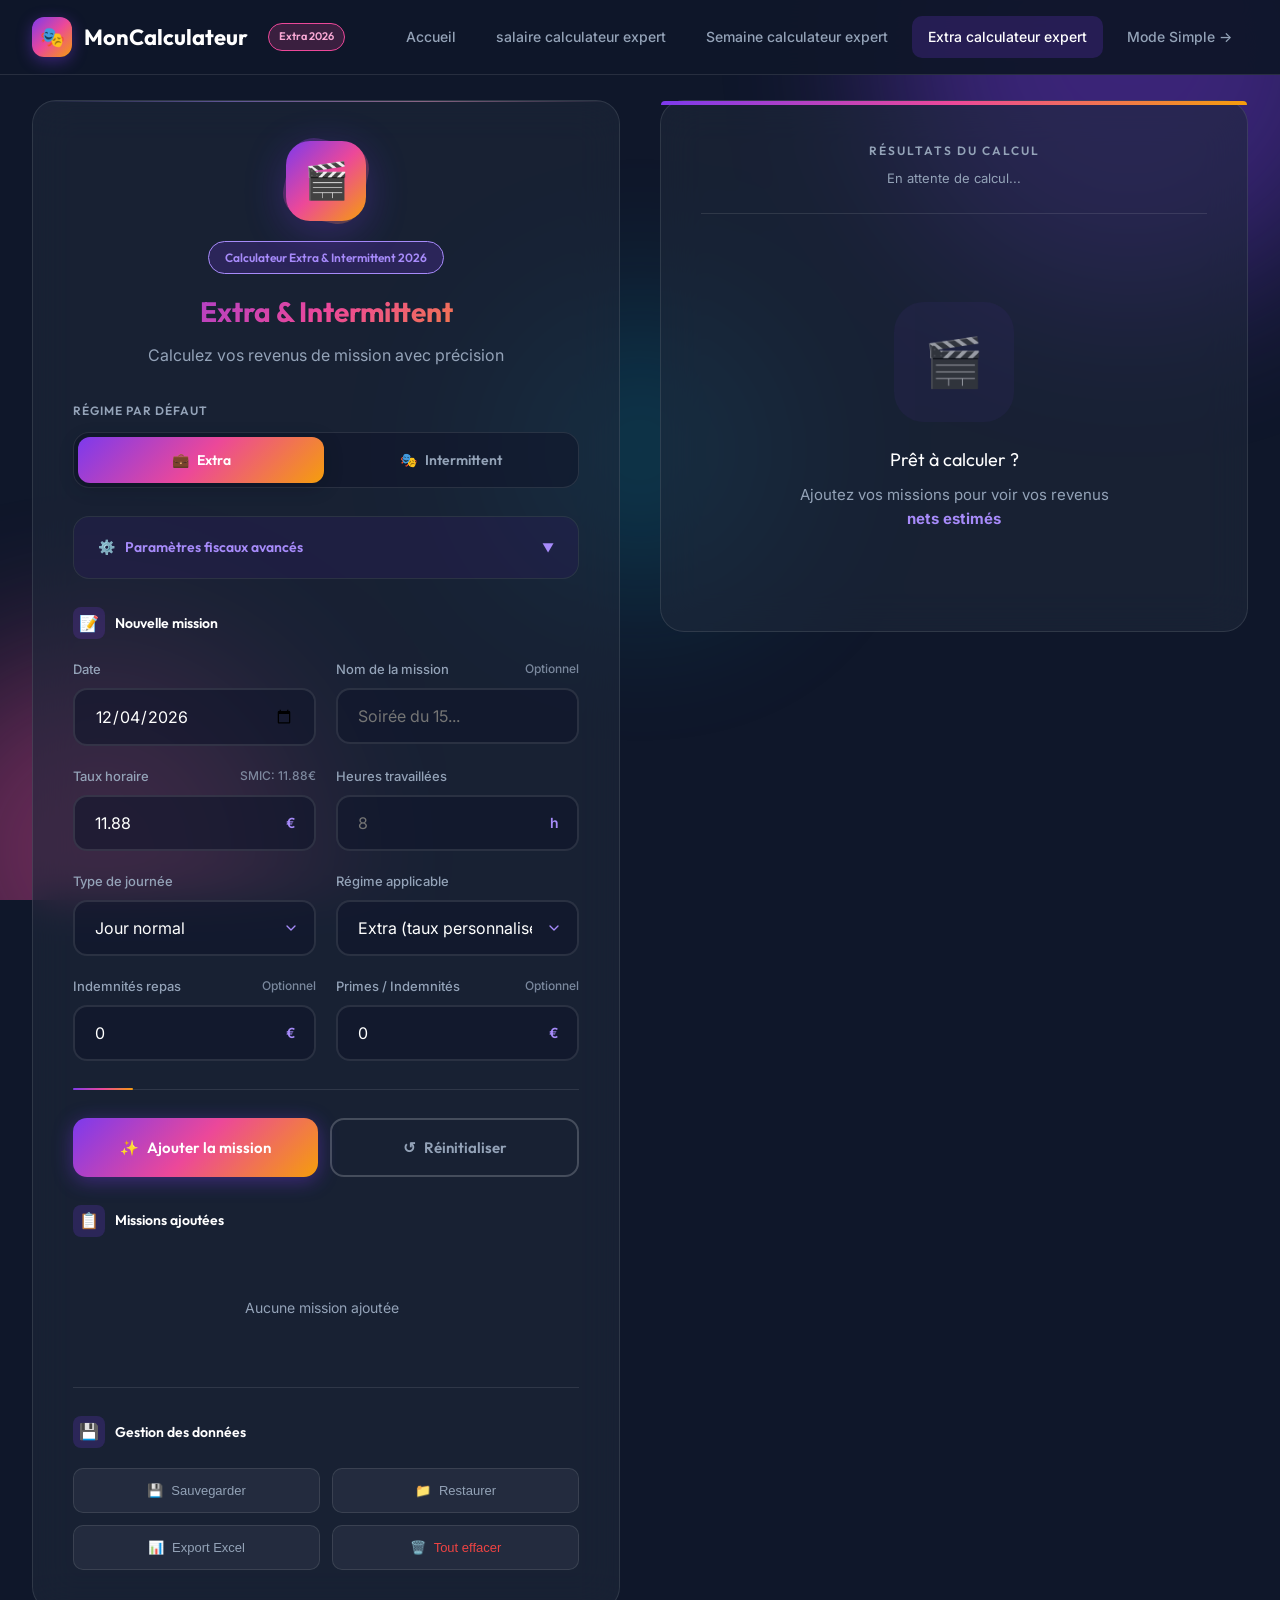
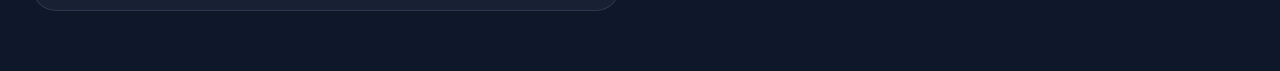
<file: calculateur-extra-expert.html>
<!DOCTYPE html>
<html lang="fr">
<head>
    <meta charset="UTF-8">
    <meta name="viewport" content="width=device-width, initial-scale=1.0">
    <title>Calculateur Extra & Intermittent 2026 | MonCalculateur</title>
    <style>
        @import url('https://fonts.googleapis.com/css2?family=Outfit:wght@300;400;500;600;700;800&family=Inter:wght@400;500;600&display=swap');

        :root {
            --violet: #7c3aed;
            --violet-light: #a78bfa;
            --violet-dark: #5b21b6;
            --rose: #ec4899;
            --rose-light: #f9a8d4;
            --cyan: #06b6d4;
            --cyan-light: #67e8f9;
            --amber: #f59e0b;
            --emerald: #10b981;
            --slate-900: #0f172a;
            --slate-800: #1e293b;
            --slate-700: #334155;
            --slate-400: #94a3b8;
            --white: #ffffff;
            
            --gradient-main: linear-gradient(135deg, var(--violet) 0%, var(--rose) 50%, var(--amber) 100%);
            --gradient-cool: linear-gradient(135deg, var(--cyan) 0%, var(--violet) 100%);
        }

        * {
            margin: 0;
            padding: 0;
            box-sizing: border-box;
        }

        html {
            scroll-behavior: smooth;
        }

        body {
            font-family: 'Inter', sans-serif;
            background: var(--slate-900);
            color: var(--white);
            min-height: 100vh;
            line-height: 1.6;
        }

        /* Ambient background */
        .ambient-bg {
            position: fixed;
            top: 0;
            left: 0;
            width: 100%;
            height: 100%;
            overflow: hidden;
            pointer-events: none;
            z-index: 0;
        }

        .blob {
            position: absolute;
            border-radius: 50%;
            filter: blur(80px);
            opacity: 0.4;
            animation: float 20s ease-in-out infinite;
        }

        .blob-1 {
            width: 500px;
            height: 500px;
            background: var(--violet);
            top: -200px;
            right: -100px;
        }

        .blob-2 {
            width: 400px;
            height: 400px;
            background: var(--rose);
            bottom: -150px;
            left: -100px;
            animation-delay: -7s;
        }

        .blob-3 {
            width: 300px;
            height: 300px;
            background: var(--cyan);
            top: 50%;
            left: 50%;
            margin-left: -150px;
            margin-top: -150px;
            animation-delay: -14s;
            opacity: 0.2;
        }

        @keyframes float {
            0%, 100% { transform: translate(0, 0) scale(1); }
            33% { transform: translate(30px, -30px) scale(1.05); }
            66% { transform: translate(-20px, 20px) scale(0.95); }
        }

        /* Navigation */
        .nav {
            position: fixed;
            top: 0;
            left: 0;
            right: 0;
            background: rgba(15, 23, 42, 0.95);
            backdrop-filter: blur(20px);
            border-bottom: 1px solid rgba(255, 255, 255, 0.1);
            padding: 16px 32px;
            display: flex;
            justify-content: space-between;
            align-items: center;
            z-index: 100;
        }

        .logo {
            display: flex;
            align-items: center;
            gap: 12px;
            font-family: 'Outfit', sans-serif;
            font-size: 22px;
            font-weight: 700;
            color: var(--white);
            text-decoration: none;
        }

        .logo-icon {
            width: 40px;
            height: 40px;
            background: var(--gradient-main);
            border-radius: 12px;
            display: flex;
            align-items: center;
            justify-content: center;
            font-size: 20px;
            box-shadow: 0 4px 15px rgba(124, 58, 237, 0.4);
        }

        .logo-badge {
            background: rgba(236, 72, 153, 0.2);
            border: 1px solid var(--rose);
            color: var(--rose-light);
            font-size: 11px;
            padding: 4px 10px;
            border-radius: 20px;
            font-weight: 600;
            margin-left: 8px;
        }

        .nav-links {
            display: flex;
            gap: 8px;
        }

        .nav-links a {
            color: var(--slate-400);
            text-decoration: none;
            padding: 10px 16px;
            font-size: 14px;
            font-weight: 500;
            border-radius: 10px;
            transition: all 0.3s;
        }

        .nav-links a:hover, .nav-links a.active {
            color: var(--white);
            background: rgba(124, 58, 237, 0.2);
        }

        /* Main Layout */
        .main {
            padding: 100px 32px 60px;
            max-width: 1400px;
            margin: 0 auto;
            position: relative;
            z-index: 1;
        }

        .wrapper {
            display: grid;
            grid-template-columns: 1fr 1fr;
            gap: 40px;
            align-items: start;
        }

        @media (max-width: 1024px) {
            .wrapper {
                grid-template-columns: 1fr;
            }
        }

        /* Cards */
        .card {
            background: rgba(30, 41, 59, 0.6);
            backdrop-filter: blur(20px);
            border: 1px solid rgba(255, 255, 255, 0.1);
            border-radius: 24px;
            padding: 40px;
            position: relative;
            overflow: hidden;
            transition: all 0.4s ease;
        }

        .card::before {
            content: '';
            position: absolute;
            top: 0;
            left: 0;
            right: 0;
            height: 1px;
            background: linear-gradient(90deg, transparent, var(--violet-light), var(--rose-light), transparent);
            opacity: 0.5;
        }

        .card:hover {
            border-color: rgba(124, 58, 237, 0.3);
            box-shadow: 0 25px 50px rgba(0, 0, 0, 0.5);
        }

        /* Header */
        .header {
            text-align: center;
            margin-bottom: 32px;
        }

        .header-mascot {
            width: 80px;
            height: 80px;
            margin: 0 auto 20px;
            position: relative;
        }

        .mascot-bg {
            position: absolute;
            inset: 0;
            background: var(--gradient-main);
            border-radius: 24px;
            transform: rotate(12deg);
            opacity: 0.3;
            animation: pulse 4s ease-in-out infinite;
        }

        @keyframes pulse {
            0%, 100% { transform: rotate(12deg) scale(1); opacity: 0.3; }
            50% { transform: rotate(12deg) scale(1.1); opacity: 0.5; }
        }

        .mascot-icon {
            position: relative;
            width: 100%;
            height: 100%;
            background: var(--gradient-main);
            border-radius: 24px;
            display: flex;
            align-items: center;
            justify-content: center;
            font-size: 36px;
            box-shadow: 0 10px 40px rgba(124, 58, 237, 0.3);
        }

        .badge-shine {
            display: inline-block;
            background: rgba(124, 58, 237, 0.2);
            border: 1px solid var(--violet-light);
            color: var(--violet-light);
            font-size: 12px;
            font-weight: 600;
            padding: 6px 16px;
            border-radius: 20px;
            margin-bottom: 16px;
            font-family: 'Outfit', sans-serif;
        }

        .header h1 {
            font-family: 'Outfit', sans-serif;
            font-size: 28px;
            font-weight: 700;
            margin-bottom: 8px;
            background: var(--gradient-main);
            -webkit-background-clip: text;
            -webkit-text-fill-color: transparent;
        }

        .header p {
            color: var(--slate-400);
            font-size: 16px;
        }

        /* Profile Selector */
        .profile-section {
            margin-bottom: 28px;
        }

        .section-label {
            font-family: 'Outfit', sans-serif;
            font-size: 12px;
            font-weight: 600;
            color: var(--slate-400);
            text-transform: uppercase;
            letter-spacing: 1px;
            margin-bottom: 12px;
            display: block;
        }

        .profile-tabs {
            display: flex;
            background: rgba(15, 23, 42, 0.6);
            border: 1px solid rgba(255, 255, 255, 0.1);
            border-radius: 16px;
            padding: 4px;
            gap: 4px;
        }

        .profile-tab {
            flex: 1;
            padding: 14px 20px;
            background: transparent;
            border: none;
            border-radius: 12px;
            color: var(--slate-400);
            font-size: 14px;
            font-weight: 600;
            cursor: pointer;
            transition: all 0.3s;
            display: flex;
            align-items: center;
            justify-content: center;
            gap: 8px;
            font-family: 'Outfit', sans-serif;
        }

        .profile-tab:hover {
            color: var(--white);
            background: rgba(255, 255, 255, 0.05);
        }

        .profile-tab.active {
            background: var(--white);
            color: var(--slate-900);
            box-shadow: 0 4px 20px rgba(0, 0, 0, 0.2);
        }

        .profile-tab.active.extra {
            background: var(--gradient-main);
            color: var(--white);
        }

        .profile-tab.active.intermittent {
            background: var(--gradient-cool);
            color: var(--white);
        }

        /* Parameters Accordion */
        .params-accordion {
            border: 1px solid rgba(255, 255, 255, 0.1);
            border-radius: 16px;
            margin-bottom: 28px;
            overflow: hidden;
            background: rgba(15, 23, 42, 0.4);
        }

        .params-header {
            padding: 18px 24px;
            background: rgba(124, 58, 237, 0.1);
            cursor: pointer;
            display: flex;
            justify-content: space-between;
            align-items: center;
            transition: all 0.3s;
        }

        .params-header:hover {
            background: rgba(124, 58, 237, 0.15);
        }

        .params-title {
            font-family: 'Outfit', sans-serif;
            font-size: 14px;
            font-weight: 600;
            color: var(--violet-light);
            display: flex;
            align-items: center;
            gap: 10px;
        }

        .params-chevron {
            color: var(--violet-light);
            transition: transform 0.3s;
            font-size: 12px;
        }

        .params-chevron.open {
            transform: rotate(180deg);
        }

        .params-body {
            max-height: 0;
            overflow: hidden;
            transition: max-height 0.4s ease-out;
        }

        .params-body.open {
            max-height: 1000px;
            padding: 24px;
        }

        /* Mode Selector */
        .param-mode-selector {
            display: flex;
            gap: 8px;
            margin-bottom: 20px;
            padding-bottom: 20px;
            border-bottom: 1px solid rgba(255, 255, 255, 0.05);
        }

        .mode-btn {
            padding: 8px 16px;
            background: rgba(255, 255, 255, 0.05);
            border: 1px solid rgba(255, 255, 255, 0.1);
            border-radius: 8px;
            color: var(--slate-400);
            font-size: 13px;
            font-weight: 500;
            cursor: pointer;
            transition: all 0.2s;
        }

        .mode-btn:hover {
            color: var(--white);
            background: rgba(255, 255, 255, 0.1);
        }

        .mode-btn.active {
            background: var(--violet);
            color: var(--white);
            border-color: var(--violet);
        }

        .param-grid {
            display: grid;
            grid-template-columns: 1fr 1fr;
            gap: 16px;
        }

        @media (max-width: 640px) {
            .param-grid {
                grid-template-columns: 1fr;
            }
        }

        .param-row {
            display: flex;
            justify-content: space-between;
            align-items: center;
            padding: 12px 0;
            border-bottom: 1px solid rgba(255, 255, 255, 0.05);
            transition: all 0.3s;
        }

        .param-row:hover {
            padding-left: 8px;
            border-bottom-color: rgba(124, 58, 237, 0.3);
        }

        .param-row:last-child {
            border-bottom: none;
        }

        .param-label {
            font-size: 14px;
            color: var(--slate-400);
            transition: color 0.3s;
        }

        .param-row:hover .param-label {
            color: var(--white);
        }

        .param-input-wrap {
            display: flex;
            align-items: center;
            gap: 8px;
        }

        .param-input {
            width: 90px;
            padding: 10px 14px;
            background: rgba(15, 23, 42, 0.6);
            border: 1px solid rgba(255, 255, 255, 0.1);
            border-radius: 10px;
            color: var(--white);
            font-size: 15px;
            text-align: right;
            font-weight: 500;
            transition: all 0.2s;
        }

        .param-input:focus {
            border-color: var(--violet-light);
            outline: none;
        }

        .param-unit {
            color: var(--slate-400);
            font-size: 13px;
            min-width: 40px;
            text-align: left;
        }

        .param-summary {
            margin-top: 20px;
            padding: 16px;
            background: rgba(124, 58, 237, 0.1);
            border-radius: 12px;
            display: flex;
            justify-content: space-between;
            align-items: center;
        }

        .param-summary-label {
            font-size: 14px;
            color: var(--slate-400);
        }

        .param-summary-value {
            font-family: 'Outfit', sans-serif;
            font-size: 18px;
            font-weight: 700;
            color: var(--violet-light);
        }

        /* Form Sections */
        .form-section {
            margin-bottom: 28px;
            padding-bottom: 28px;
            border-bottom: 1px solid rgba(255, 255, 255, 0.1);
            position: relative;
        }

        .form-section::after {
            content: '';
            position: absolute;
            bottom: -1px;
            left: 0;
            width: 60px;
            height: 2px;
            background: var(--gradient-main);
            border-radius: 2px;
        }

        .form-section:last-of-type {
            border-bottom: none;
            margin-bottom: 0;
            padding-bottom: 0;
        }

        .form-section:last-of-type::after {
            display: none;
        }

        .form-title {
            font-family: 'Outfit', sans-serif;
            font-size: 14px;
            font-weight: 600;
            color: var(--white);
            margin-bottom: 20px;
            display: flex;
            align-items: center;
            gap: 10px;
        }

        .form-title span {
            width: 32px;
            height: 32px;
            background: rgba(124, 58, 237, 0.2);
            border-radius: 8px;
            display: flex;
            align-items: center;
            justify-content: center;
            font-size: 16px;
        }

        .input-grid {
            display: grid;
            grid-template-columns: 1fr 1fr;
            gap: 20px;
        }

        @media (max-width: 640px) {
            .input-grid {
                grid-template-columns: 1fr;
            }
        }

        .input-group {
            display: flex;
            flex-direction: column;
            gap: 8px;
        }

        .input-label {
            font-size: 13px;
            font-weight: 500;
            color: var(--slate-400);
            display: flex;
            justify-content: space-between;
        }

        .input-hint {
            font-size: 12px;
            color: var(--slate-400);
            opacity: 0.8;
        }

        .input-wrap {
            position: relative;
        }

        .input {
            width: 100%;
            padding: 16px 20px;
            background: rgba(15, 23, 42, 0.6);
            border: 2px solid rgba(255, 255, 255, 0.1);
            border-radius: 14px;
            color: var(--white);
            font-size: 16px;
            font-family: 'Inter', sans-serif;
            transition: all 0.3s;
            outline: none;
        }

        .input:focus {
            border-color: var(--violet-light);
            box-shadow: 0 0 0 4px rgba(124, 58, 237, 0.1);
        }

        select.input {
            cursor: pointer;
            appearance: none;
            background-image: url("data:image/svg+xml,%3Csvg xmlns='http://www.w3.org/2000/svg' width='24' height='24' viewBox='0 0 24 24' fill='none' stroke='%23a78bfa' stroke-width='2' stroke-linecap='round' stroke-linejoin='round'%3E%3Cpolyline points='6 9 12 15 18 9'%3E%3C/polyline%3E%3C/svg%3E");
            background-repeat: no-repeat;
            background-position: right 15px center;
            background-size: 16px;
            padding-right: 45px;
        }

        .input-suffix {
            position: absolute;
            right: 20px;
            top: 50%;
            transform: translateY(-50%);
            color: var(--violet-light);
            font-weight: 600;
            font-size: 14px;
            pointer-events: none;
        }

        /* Buttons */
        .actions {
            display: flex;
            gap: 12px;
            margin-top: 8px;
        }

        .btn {
            flex: 1;
            padding: 18px 28px;
            border: none;
            border-radius: 14px;
            font-size: 15px;
            font-weight: 600;
            cursor: pointer;
            transition: all 0.3s;
            font-family: 'Outfit', sans-serif;
            display: flex;
            align-items: center;
            justify-content: center;
            gap: 8px;
            position: relative;
            overflow: hidden;
        }

        .btn-primary {
            background: var(--gradient-main);
            color: var(--white);
            box-shadow: 0 4px 20px rgba(124, 58, 237, 0.4);
        }

        .btn-primary:hover {
            transform: translateY(-2px);
            box-shadow: 0 8px 30px rgba(124, 58, 237, 0.5);
        }

        .btn-secondary {
            background: transparent;
            border: 2px solid rgba(255, 255, 255, 0.2);
            color: var(--slate-400);
        }

        .btn-secondary:hover {
            border-color: var(--rose);
            color: var(--rose-light);
            background: rgba(236, 72, 153, 0.1);
        }

        .btn-danger {
            background: transparent;
            border: 2px solid rgba(239, 68, 68, 0.3);
            color: #ef4444;
        }

        .btn-danger:hover {
            background: rgba(239, 68, 68, 0.1);
            border-color: #ef4444;
        }

        /* Missions List */
        .missions-section {
            margin-top: 28px;
        }

        .missions-list {
            display: flex;
            flex-direction: column;
            gap: 10px;
            max-height: 300px;
            overflow-y: auto;
            padding-right: 8px;
        }

        .missions-list::-webkit-scrollbar {
            width: 6px;
        }

        .missions-list::-webkit-scrollbar-track {
            background: rgba(255, 255, 255, 0.05);
            border-radius: 3px;
        }

        .missions-list::-webkit-scrollbar-thumb {
            background: var(--violet);
            border-radius: 3px;
        }

        .mission-item {
            display: flex;
            justify-content: space-between;
            align-items: center;
            padding: 16px 20px;
            background: rgba(15, 23, 42, 0.4);
            border: 1px solid rgba(255, 255, 255, 0.05);
            border-radius: 12px;
            transition: all 0.3s;
            animation: slideIn 0.3s ease;
        }

        @keyframes slideIn {
            from {
                opacity: 0;
                transform: translateX(-20px);
            }
            to {
                opacity: 1;
                transform: translateX(0);
            }
        }

        .mission-item:hover {
            border-color: rgba(124, 58, 237, 0.2);
            transform: translateX(4px);
        }

        .mission-info {
            display: flex;
            flex-direction: column;
            gap: 4px;
        }

        .mission-date {
            font-size: 12px;
            color: var(--slate-400);
        }

        .mission-name {
            font-weight: 600;
            color: var(--white);
        }

        .mission-details {
            font-size: 13px;
            color: var(--slate-400);
        }

        .mission-badges {
            display: flex;
            gap: 6px;
            margin-top: 4px;
        }

        .badge {
            font-size: 10px;
            padding: 3px 8px;
            border-radius: 20px;
            font-weight: 600;
        }

        .badge-type {
            background: rgba(245, 158, 11, 0.2);
            color: var(--amber);
        }

        .badge-regime {
            background: rgba(124, 58, 237, 0.2);
            color: var(--violet-light);
        }

        .mission-actions {
            display: flex;
            align-items: center;
            gap: 12px;
        }

        .mission-net {
            font-family: 'Outfit', sans-serif;
            font-size: 18px;
            font-weight: 700;
            color: var(--emerald);
        }

        .mission-delete {
            width: 32px;
            height: 32px;
            background: rgba(239, 68, 68, 0.1);
            border: none;
            border-radius: 8px;
            color: #ef4444;
            cursor: pointer;
            display: flex;
            align-items: center;
            justify-content: center;
            transition: all 0.2s;
        }

        .mission-delete:hover {
            background: rgba(239, 68, 68, 0.2);
            transform: scale(1.1);
        }

        .empty-missions {
            text-align: center;
            padding: 40px;
            color: var(--slate-400);
            font-size: 14px;
        }

        /* Results Card */
        .results-card {
            background: rgba(30, 41, 59, 0.6);
            backdrop-filter: blur(20px);
            border: 1px solid rgba(255, 255, 255, 0.1);
            border-radius: 24px;
            padding: 40px;
            position: relative;
            scroll-margin-top: 120px;
        }

        .results-card::before {
            content: '';
            position: absolute;
            top: 0;
            left: 0;
            right: 0;
            height: 4px;
            background: var(--gradient-main);
            border-radius: 4px 4px 0 0;
        }

        .results-header {
            text-align: center;
            margin-bottom: 28px;
            padding-bottom: 24px;
            border-bottom: 1px solid rgba(255, 255, 255, 0.1);
        }

        .results-label {
            font-family: 'Outfit', sans-serif;
            font-size: 12px;
            font-weight: 600;
            color: var(--slate-400);
            text-transform: uppercase;
            letter-spacing: 2px;
            margin-bottom: 8px;
        }

        .results-date {
            font-size: 13px;
            color: var(--slate-400);
        }

        /* Main Result */
        .result-hero {
            background: var(--gradient-main);
            border-radius: 20px;
            padding: 40px;
            text-align: center;
            margin-bottom: 28px;
            position: relative;
            overflow: hidden;
            box-shadow: 0 20px 60px rgba(124, 58, 237, 0.3);
            opacity: 0;
            transform: translateY(30px) scale(0.95);
            animation: rollIn 0.6s cubic-bezier(0.34, 1.56, 0.64, 1) forwards;
        }

        @keyframes rollIn {
            to {
                opacity: 1;
                transform: translateY(0) scale(1);
            }
        }

        .result-hero.intermittent {
            background: var(--gradient-cool);
            box-shadow: 0 20px 60px rgba(6, 182, 212, 0.3);
        }

        .result-label-main {
            font-size: 13px;
            font-weight: 600;
            text-transform: uppercase;
            letter-spacing: 1px;
            opacity: 0.9;
            margin-bottom: 12px;
            position: relative;
        }

        .result-value {
            font-family: 'Outfit', sans-serif;
            font-size: 48px;
            font-weight: 800;
            color: var(--white);
            margin-bottom: 8px;
            position: relative;
            text-shadow: 0 2px 10px rgba(0,0,0,0.2);
            letter-spacing: -1px;
            opacity: 0;
            transform: translateY(20px);
            animation: rollUp 0.5s ease-out 0.3s forwards;
        }

        @keyframes rollUp {
            to {
                opacity: 1;
                transform: translateY(0);
            }
        }

        .result-period {
            font-size: 15px;
            opacity: 0.9;
            position: relative;
            opacity: 0;
            animation: fadeIn 0.4s ease-out 0.5s forwards;
        }

        @keyframes fadeIn {
            to { opacity: 0.9; }
        }

        /* Breakdown */
        .breakdown {
            display: flex;
            flex-direction: column;
            gap: 12px;
            margin-bottom: 24px;
        }

        .breakdown-item {
            display: flex;
            justify-content: space-between;
            align-items: center;
            padding: 16px 20px;
            background: rgba(15, 23, 42, 0.4);
            border: 1px solid rgba(255, 255, 255, 0.05);
            border-radius: 12px;
            transition: all 0.3s;
            opacity: 0;
            transform: translateX(-30px);
            animation: slideInRight 0.4s ease-out forwards;
        }

        .breakdown-item:nth-child(1) { animation-delay: 0.1s; }
        .breakdown-item:nth-child(2) { animation-delay: 0.2s; }
        .breakdown-item:nth-child(3) { animation-delay: 0.3s; }
        .breakdown-item:nth-child(4) { animation-delay: 0.4s; }

        @keyframes slideInRight {
            to {
                opacity: 1;
                transform: translateX(0);
            }
        }

        .breakdown-item:hover {
            background: rgba(15, 23, 42, 0.6);
            border-color: rgba(124, 58, 237, 0.2);
            transform: translateX(4px);
        }

        .breakdown-item.positive { border-left: 3px solid var(--emerald); }
        .breakdown-item.negative { border-left: 3px solid var(--rose); }
        .breakdown-item.highlight { 
            border-left: 3px solid var(--violet);
            background: rgba(124, 58, 237, 0.1);
        }

        .breakdown-label {
            font-size: 14px;
            color: var(--slate-400);
            display: flex;
            align-items: center;
            gap: 10px;
        }

        .breakdown-value {
            font-family: 'Outfit', sans-serif;
            font-size: 17px;
            font-weight: 600;
            color: var(--white);
        }

        .breakdown-value.positive { color: var(--emerald); }
        .breakdown-value.negative { color: var(--rose); }
        .breakdown-value.highlight { color: var(--violet-light); }

        /* Stats Grid */
        .stats-grid {
            display: grid;
            grid-template-columns: repeat(2, 1fr);
            gap: 12px;
            margin-bottom: 24px;
        }

        .stat-box {
            padding: 20px;
            background: rgba(15, 23, 42, 0.4);
            border: 1px solid rgba(255, 255, 255, 0.05);
            border-radius: 12px;
            text-align: center;
            transition: all 0.3s;
            opacity: 0;
            transform: scale(0.9);
            animation: popIn 0.3s ease-out forwards;
        }

        .stat-box:nth-child(1) { animation-delay: 0.5s; }
        .stat-box:nth-child(2) { animation-delay: 0.6s; }
        .stat-box:nth-child(3) { animation-delay: 0.7s; }
        .stat-box:nth-child(4) { animation-delay: 0.8s; }

        @keyframes popIn {
            to {
                opacity: 1;
                transform: scale(1);
            }
        }

        .stat-box:hover {
            transform: translateY(-2px);
            border-color: rgba(124, 58, 237, 0.2);
        }

        .stat-label {
            font-size: 11px;
            color: var(--slate-400);
            text-transform: uppercase;
            letter-spacing: 0.5px;
            margin-bottom: 8px;
        }

        .stat-value {
            font-family: 'Outfit', sans-serif;
            font-size: 20px;
            font-weight: 700;
            color: var(--white);
        }

        .stat-value.violet { color: var(--violet-light); }
        .stat-value.emerald { color: var(--emerald); }
        .stat-value.amber { color: var(--amber); }
        .stat-value.rose { color: var(--rose-light); }

        /* Applied Rates */
        .rates-applied {
            background: rgba(124, 58, 237, 0.1);
            border: 1px solid rgba(124, 58, 237, 0.2);
            border-radius: 12px;
            padding: 20px;
            margin-bottom: 24px;
        }

        .rates-title {
            font-family: 'Outfit', sans-serif;
            font-size: 12px;
            font-weight: 600;
            color: var(--violet-light);
            text-transform: uppercase;
            letter-spacing: 1px;
            margin-bottom: 12px;
        }

        .rates-grid {
            display: grid;
            grid-template-columns: repeat(3, 1fr);
            gap: 12px;
        }

        .rate-item {
            display: flex;
            flex-direction: column;
            gap: 4px;
        }

        .rate-label {
            font-size: 11px;
            color: var(--slate-400);
        }

        .rate-value {
            font-family: 'Outfit', sans-serif;
            font-size: 16px;
            font-weight: 700;
            color: var(--white);
        }

        /* Data Management */
        .data-section {
            margin-top: 28px;
            padding-top: 28px;
            border-top: 1px solid rgba(255, 255, 255, 0.1);
        }

        .data-buttons {
            display: grid;
            grid-template-columns: 1fr 1fr;
            gap: 12px;
        }

        .btn-data {
            padding: 14px 20px;
            background: rgba(255, 255, 255, 0.05);
            border: 1px solid rgba(255, 255, 255, 0.1);
            border-radius: 10px;
            color: var(--slate-400);
            font-size: 13px;
            font-weight: 500;
            cursor: pointer;
            transition: all 0.2s;
            display: flex;
            align-items: center;
            justify-content: center;
            gap: 8px;
        }

        .btn-data:hover {
            background: rgba(124, 58, 237, 0.1);
            border-color: var(--violet-light);
            color: var(--white);
        }

        /* Empty State */
        .empty-state {
            text-align: center;
            padding: 60px 20px;
        }

        .empty-illustration {
            width: 120px;
            height: 120px;
            margin: 0 auto 24px;
            background: rgba(124, 58, 237, 0.1);
            border-radius: 30px;
            display: flex;
            align-items: center;
            justify-content: center;
            font-size: 48px;
            opacity: 0.6;
            animation: float 6s ease-in-out infinite;
        }

        .empty-title {
            font-family: 'Outfit', sans-serif;
            font-size: 18px;
            color: var(--white);
            margin-bottom: 8px;
        }

        .empty-text {
            color: var(--slate-400);
            font-size: 15px;
            line-height: 1.6;
        }

        /* Toast */
        .toast {
            position: fixed;
            bottom: 24px;
            right: 24px;
            padding: 16px 24px;
            background: var(--slate-800);
            border: 1px solid rgba(255, 255, 255, 0.1);
            border-radius: 12px;
            color: var(--white);
            font-weight: 500;
            z-index: 1000;
            animation: slideUp 0.3s ease;
            display: flex;
            align-items: center;
            gap: 12px;
            box-shadow: 0 20px 40px rgba(0, 0, 0, 0.4);
        }

        @keyframes slideUp {
            from { opacity: 0; transform: translateY(20px); }
            to { opacity: 1; transform: translateY(0); }
        }

        .toast.success { border-color: var(--emerald); }
        .toast.error { border-color: var(--rose); }
        .toast.info { border-color: var(--violet-light); }

        /* Auto-update indicator */
        .auto-update-badge {
            display: inline-flex;
            align-items: center;
            gap: 6px;
            font-size: 11px;
            color: var(--emerald);
            background: rgba(16, 185, 129, 0.1);
            padding: 4px 10px;
            border-radius: 20px;
            margin-left: 10px;
            opacity: 0;
            transition: opacity 0.3s;
        }

        .auto-update-badge.active {
            opacity: 1;
            animation: pulse 2s infinite;
        }

        /* ============================================
           ANIMATIONS D'ENTRÉE SMOOTH - EXPERT
           ============================================ */

        @keyframes slide-in-up {
            from {
                opacity: 0;
                transform: translateY(30px);
            }
            to {
                opacity: 1;
                transform: translateY(0);
            }
        }

        @keyframes slide-in-left {
            from {
                opacity: 0;
                transform: translateX(-30px);
            }
            to {
                opacity: 1;
                transform: translateX(0);
            }
        }

        @keyframes slide-in-right {
            from {
                opacity: 0;
                transform: translateX(30px);
            }
            to {
                opacity: 1;
                transform: translateX(0);
            }
        }

        @keyframes scale-in {
            from {
                opacity: 0;
                transform: scale(0.9);
            }
            to {
                opacity: 1;
                transform: scale(1);
            }
        }

        @keyframes shake {
            0%, 100% { transform: translateX(0); }
            25% { transform: translateX(-10px); }
            75% { transform: translateX(10px); }
        }

        /* Application des animations aux éléments */
        .card {
            animation: slide-in-left 0.6s cubic-bezier(0.16, 1, 0.3, 1) both;
        }

        .results-card {
            animation: slide-in-right 0.6s cubic-bezier(0.16, 1, 0.3, 1) 0.1s both;
        }

        .header-mascot {
            animation: scale-in 0.5s cubic-bezier(0.34, 1.56, 0.64, 1) 0.2s both;
        }

        .profile-tabs {
            animation: slide-in-up 0.5s ease-out 0.3s both;
        }

        .params-accordion {
            animation: slide-in-up 0.5s ease-out 0.4s both;
        }

        .form-section {
            animation: slide-in-up 0.5s ease-out 0.5s both;
        }

        .actions {
            animation: slide-in-up 0.5s ease-out 0.6s both;
        }

        .missions-section {
            animation: slide-in-up 0.5s ease-out 0.7s both;
        }

        .data-section {
            animation: slide-in-up 0.5s ease-out 0.8s both;
        }

        /* Toast amélioré - slide depuis la droite */
        .toast {
            animation: slide-in-right 0.3s ease;
        }

        /* Utility */
        .hidden { display: none !important; }

        /* Responsive */
        @media (max-width: 1024px) {
            .results-card {
                position: relative;
                top: 0;
            }
        }

        @media (max-width: 768px) {
            .nav { padding: 12px 20px; }
            .nav-links { display: none; }
            .main { padding: 80px 20px 40px; }
            .card, .results-card { padding: 28px; }
            .result-value { font-size: 36px; }
            .actions { flex-direction: column; }
            .input-grid { grid-template-columns: 1fr; }
            .param-grid { grid-template-columns: 1fr; }
            .data-buttons { grid-template-columns: 1fr; }
            .rates-grid { grid-template-columns: 1fr; }
        }
    </style>
</head>
<body>
    <!-- Ambient background -->
    <div class="ambient-bg">
        <div class="blob blob-1"></div>
        <div class="blob blob-2"></div>
        <div class="blob blob-3"></div>
    </div>

    <!-- Navigation -->
    <nav class="nav">
        <a href="#" class="logo">
            <div class="logo-icon">🎭</div>
            <span>MonCalculateur</span>
            <span class="logo-badge">Extra 2026</span>
        </a>
        <div class="nav-links">
             <a href="accueil.html">Accueil</a>
             <a href="calculateur-expert.html">salaire calculateur expert</a>
            <a href="Calculateur-Salaire-par-Semaine-expert.html">Semaine calculateur expert </a>
            <a href="calculateur-extra-expert.html" class="active">Extra calculateur expert</a>
             <a href="calculateur.html" class="mode-switch">Mode Simple →</a>
        </div>
    </nav>

    <!-- Main -->
    <main class="main">
        <div class="wrapper">
            
            <!-- Form Column -->
            <div class="card">
                <div class="header">
                    <div class="header-mascot">
                        <div class="mascot-bg"></div>
                        <div class="mascot-icon">🎬</div>
                    </div>
                    <div class="badge-shine">Calculateur Extra & Intermittent 2026</div>
                    <h1>Extra & Intermittent</h1>
                    <p>Calculez vos revenus de mission avec précision</p>
                </div>

                <!-- Profile Selector -->
                <div class="profile-section">
                    <span class="section-label">Régime par défaut</span>
                    <div class="profile-tabs">
                        <button class="profile-tab active extra" id="btn-extra" onclick="setRegime('extra')">
                            <span>💼</span> Extra
                        </button>
                        <button class="profile-tab intermittent" id="btn-intermittent" onclick="setRegime('intermittent')">
                            <span>🎭</span> Intermittent
                        </button>
                    </div>
                </div>

                <!-- Parameters Accordion -->
                <div class="params-accordion">
                    <div class="params-header" onclick="toggleParams()">
                        <div class="params-title">
                            <span>⚙️</span> Paramètres fiscaux avancés
                            <span class="auto-update-badge" id="auto-update-badge">
                                <span>⟳</span> Auto
                            </span>
                        </div>
                        <span class="params-chevron" id="params-chevron">▼</span>
                    </div>
                    <div class="params-body" id="params-body">
                        
                        <!-- Mode Selector -->
                        <div class="param-mode-selector">
                            <button class="mode-btn active" id="mode-pourcent" onclick="setParamMode('pourcent')">
                                En pourcentage (%)
                            </button>
                            <button class="mode-btn" id="mode-device" onclick="setParamMode('device')">
                                En devise (€)
                            </button>
                        </div>

                        <div class="param-grid">
                            <div class="param-row">
                                <span class="param-label">SMIC horaire 2026</span>
                                <div class="param-input-wrap">
                                    <input type="number" class="param-input" id="taux-smic" value="11.88" step="0.01" readonly>
                                    <span class="param-unit">€/h</span>
                                </div>
                            </div>
                            
                            <div class="param-row">
                                <span class="param-label">Charges Extra</span>
                                <div class="param-input-wrap">
                                    <input type="number" class="param-input" id="taux-extra" value="22" step="0.1">
                                    <span class="param-unit" id="unit-extra">%</span>
                                </div>
                            </div>
                            
                            <div class="param-row">
                                <span class="param-label">Charges Intermittent</span>
                                <div class="param-input-wrap">
                                    <input type="number" class="param-input" id="taux-intermittent" value="21" step="0.1">
                                    <span class="param-unit" id="unit-intermittent">%</span>
                                </div>
                            </div>
                            
                            <div class="param-row">
                                <span class="param-label">CSG/CRDS indemnités</span>
                                <div class="param-input-wrap">
                                    <input type="number" class="param-input" id="taux-csg" value="0" step="0.1">
                                    <span class="param-unit" id="unit-csg">%</span>
                                </div>
                            </div>
                        </div>

                        <div class="param-summary">
                            <span class="param-summary-label">Total charges sociales</span>
                            <span class="param-summary-value" id="total-charges">~22%</span>
                        </div>
                    </div>
                </div>

                <!-- Mission Form -->
                <form id="mission-form" onsubmit="event.preventDefault(); addMission();">
                    
                    <div class="form-section">
                        <h3 class="form-title">
                            <span>📝</span> Nouvelle mission
                        </h3>
                        
                        <div class="input-grid">
                            <div class="input-group">
                                <label class="input-label">
                                    <span>Date</span>
                                </label>
                                <input type="date" class="input" id="mission-date" required>
                            </div>
                            
                            <div class="input-group">
                                <label class="input-label">
                                    <span>Nom de la mission</span>
                                    <span class="input-hint">Optionnel</span>
                                </label>
                                <input type="text" class="input" id="mission-nom" placeholder="Soirée du 15...">
                            </div>
                        </div>

                        <div class="input-grid" style="margin-top: 20px;">
                            <div class="input-group">
                                <label class="input-label">
                                    <span>Taux horaire</span>
                                    <span class="input-hint">SMIC: 11.88€</span>
                                </label>
                                <div class="input-wrap">
                                    <input type="number" class="input" id="mission-taux" value="11.88" step="0.01" min="11.88" required oninput="onSalaryChange()">
                                    <span class="input-suffix">€</span>
                                </div>
                            </div>
                            
                            <div class="input-group">
                                <label class="input-label">
                                    <span>Heures travaillées</span>
                                </label>
                                <div class="input-wrap">
                                    <input type="number" class="input" id="mission-heures" placeholder="8" step="0.5" min="0" required>
                                    <span class="input-suffix">h</span>
                                </div>
                            </div>
                        </div>

                        <div class="input-grid" style="margin-top: 20px;">
                            <div class="input-group">
                                <label class="input-label">
                                    <span>Type de journée</span>
                                </label>
                                <select class="input" id="mission-type">
                                    <option value="normal">Jour normal</option>
                                    <option value="dimanche">Dimanche (+25%)</option>
                                    <option value="nuit">Nuit (+50%)</option>
                                    <option value="ferie">Jour férié (+100%)</option>
                                </select>
                            </div>
                            
                            <div class="input-group">
                                <label class="input-label">
                                    <span>Régime applicable</span>
                                </label>
                                <select class="input" id="mission-regime">
                                    <option value="extra">Extra (taux personnalisé)</option>
                                    <option value="intermittent">Intermittent spectacle</option>
                                </select>
                            </div>
                        </div>

                        <div class="input-grid" style="margin-top: 20px;">
                            <div class="input-group">
                                <label class="input-label">
                                    <span>Indemnités repas</span>
                                    <span class="input-hint">Optionnel</span>
                                </label>
                                <div class="input-wrap">
                                    <input type="number" class="input" id="mission-repas" value="0" step="0.01" min="0">
                                    <span class="input-suffix">€</span>
                                </div>
                            </div>
                            
                            <div class="input-group">
                                <label class="input-label">
                                    <span>Primes / Indemnités</span>
                                    <span class="input-hint">Optionnel</span>
                                </label>
                                <div class="input-wrap">
                                    <input type="number" class="input" id="mission-primes" value="0" step="0.01" min="0">
                                    <span class="input-suffix">€</span>
                                </div>
                            </div>
                        </div>
                    </div>

                    <div class="actions">
                        <button type="submit" class="btn btn-primary">
                            <span>✨</span> Ajouter la mission
                        </button>
                        <button type="button" class="btn btn-secondary" onclick="resetForm()">
                            <span>↺</span> Réinitialiser
                        </button>
                    </div>
                </form>

                <!-- Missions List -->
                <div class="missions-section">
                    <h3 class="form-title">
                        <span>📋</span> Missions ajoutées
                    </h3>
                    <div class="missions-list" id="missions-list">
                        <div class="empty-missions">Aucune mission ajoutée</div>
                    </div>
                </div>

                <!-- Data Management -->
                <div class="data-section">
                    <h3 class="form-title">
                        <span>💾</span> Gestion des données
                    </h3>
                    <div class="data-buttons">
                        <button class="btn-data" onclick="exportData()">
                            <span>💾</span> Sauvegarder
                        </button>
                        <button class="btn-data" onclick="importData()">
                            <span>📁</span> Restaurer
                        </button>
                        <button class="btn-data" onclick="exportCSV()">
                            <span>📊</span> Export Excel
                        </button>
                        <button class="btn-data" onclick="clearAll()" style="color: #ef4444;">
                            <span>🗑️</span> Tout effacer
                        </button>
                    </div>
                    <input type="file" id="import-file" accept=".json" style="display: none;" onchange="processImport(this)">
                </div>
            </div>

            <!-- Results Column -->
            <div class="results-card" id="results-anchor">
                <div class="results-header">
                    <div class="results-label">Résultats du calcul</div>
                    <div class="results-date" id="calc-date">En attente de calcul...</div>
                </div>

                <!-- Empty State -->
                <div id="empty-state" class="empty-state">
                    <div class="empty-illustration">🎬</div>
                    <div class="empty-title">Prêt à calculer ?</div>
                    <div class="empty-text">
                        Ajoutez vos missions pour voir vos revenus<br>
                        <strong style="color: var(--violet-light);">nets estimés</strong>
                    </div>
                </div>

                <!-- Results Content -->
                <div id="results-content" class="hidden">
                    
                    <div class="result-hero" id="result-hero">
                        <div class="result-label-main">Total Net Estimé</div>
                        <div class="result-value" id="net-total">0,00 €</div>
                        <div class="result-period" id="result-period">Ce mois</div>
                    </div>

                    <!-- Applied Rates -->
                    <div class="rates-applied">
                        <div class="rates-title">Taux appliqués</div>
                        <div class="rates-grid">
                            <div class="rate-item">
                                <span class="rate-label">Régime Extra</span>
                                <span class="rate-value" id="rate-extra-display">22.0%</span>
                            </div>
                            <div class="rate-item">
                                <span class="rate-label">Intermittent</span>
                                <span class="rate-value" id="rate-intermittent-display">21.0%</span>
                            </div>
                            <div class="rate-item">
                                <span class="rate-label">CSG/CRDS</span>
                                <span class="rate-value" id="rate-csg-display">0.0%</span>
                            </div>
                        </div>
                    </div>

                    <div class="breakdown">
                        <div class="breakdown-item highlight">
                            <span class="breakdown-label">
                                <span style="color: var(--violet-light);">◆</span> Total brut missions
                            </span>
                            <span class="breakdown-value highlight" id="brut-total">0,00 €</span>
                        </div>
                        
                        <div class="breakdown-item positive">
                            <span class="breakdown-label">
                                <span style="color: var(--emerald);">◆</span> Majorations (dimanche/nuit/férié)
                            </span>
                            <span class="breakdown-value positive" id="maj-total">+0,00 €</span>
                        </div>
                        
                        <div class="breakdown-item">
                            <span class="breakdown-label">
                                <span style="color: var(--amber);">◆</span> Indemnités & primes
                            </span>
                            <span class="breakdown-value" id="indemnites-total">0,00 €</span>
                        </div>
                        
                        <div class="breakdown-item negative">
                            <span class="breakdown-label">
                                <span style="color: var(--rose);">◆</span> Charges sociales
                            </span>
                            <span class="breakdown-value negative" id="charges-total">-0,00 €</span>
                        </div>
                    </div>

                    <div class="stats-grid">
                        <div class="stat-box">
                            <div class="stat-label">Missions</div>
                            <div class="stat-value violet" id="stat-missions">0</div>
                        </div>
                        <div class="stat-box">
                            <div class="stat-label">Heures totales</div>
                            <div class="stat-value emerald" id="stat-heures">0h</div>
                        </div>
                        <div class="stat-box">
                            <div class="stat-label">Taux moyen net/h</div>
                            <div class="stat-value amber" id="stat-taux">0,00 €</div>
                        </div>
                        <div class="stat-box">
                            <div class="stat-label">Coût total charges</div>
                            <div class="stat-value rose" id="stat-charges">0,00 €</div>
                        </div>
                    </div>
                </div>
            </div>
        </div>
    </main>

    <script>
        // State
        let missions = [];
        let currentRegime = 'extra';
        let paramMode = 'pourcent';
        let lastSalaryValue = 11.88;

        // Standard rates
        const standardRates = {
            extra: 22,
            intermittent: 21,
            csg: 0
        };

        // Majorations
        const majorations = {
            normal: 1,
            dimanche: 1.25,
            nuit: 1.50,
            ferie: 2.00
        };

        // Init
        document.addEventListener('DOMContentLoaded', () => {
            // Load saved data
            loadData();
            
            // Set default date
            document.getElementById('mission-date').valueAsDate = new Date();
            
            // Initial update
            updateRatesDisplay();
            updateTotalCharges();
        });

        // Handle salary change - auto update params
        function onSalaryChange() {
            const newSalary = parseFloat(document.getElementById('mission-taux').value) || 11.88;
            
            if (Math.abs(newSalary - lastSalaryValue) > 0.5) {
                lastSalaryValue = newSalary;
                updateParamsForSalary(newSalary);
                
                // Show auto-update indicator
                const badge = document.getElementById('auto-update-badge');
                badge.classList.add('active');
                setTimeout(() => badge.classList.remove('active'), 2000);
            }
        }

        // Update parameters based on salary
        function updateParamsForSalary(salary) {
            if (paramMode === 'device') {
                // Calculate € values based on a standard mission (8 hours)
                const baseBrut = salary * 8;
                
                document.getElementById('taux-extra').value = ((standardRates.extra / 100) * baseBrut).toFixed(2);
                document.getElementById('taux-intermittent').value = ((standardRates.intermittent / 100) * baseBrut).toFixed(2);
                document.getElementById('taux-csg').value = '0';
                
                updateTotalCharges();
            }
            // In % mode, rates stay constant
        }

        // Toggle parameters
        function toggleParams() {
            const body = document.getElementById('params-body');
            const chevron = document.getElementById('params-chevron');
            body.classList.toggle('open');
            chevron.classList.toggle('open');
        }

        // Set parameter mode
        function setParamMode(mode) {
            paramMode = mode;
            
            document.getElementById('mode-pourcent').classList.toggle('active', mode === 'pourcent');
            document.getElementById('mode-device').classList.toggle('active', mode === 'device');
            
            const salary = parseFloat(document.getElementById('mission-taux').value) || 11.88;
            const baseBrut = salary * 8; // Reference: 8h mission
            
            const params = ['extra', 'intermittent', 'csg'];
            
            params.forEach(param => {
                const input = document.getElementById('taux-' + param);
                const unit = document.getElementById('unit-' + param);
                
                if (mode === 'pourcent') {
                    unit.textContent = '%';
                    input.value = standardRates[param].toFixed(1);
                } else {
                    unit.textContent = '€';
                    if (param !== 'csg') {
                        input.value = ((standardRates[param] / 100) * baseBrut).toFixed(2);
                    } else {
                        input.value = '0';
                    }
                }
            });
            
            updateTotalCharges();
            showToast('Mode ' + (mode === 'pourcent' ? 'pourcentage' : 'devise') + ' activé', 'info');
        }

        // Set regime profile
        function setRegime(regime) {
            currentRegime = regime;
            const btnExtra = document.getElementById('btn-extra');
            const btnIntermittent = document.getElementById('btn-intermittent');
            
            if (regime === 'extra') {
                btnExtra.classList.add('active');
                btnIntermittent.classList.remove('active');
                document.getElementById('mission-regime').value = 'extra';
            } else {
                btnExtra.classList.remove('active');
                btnIntermittent.classList.add('active');
                document.getElementById('mission-regime').value = 'intermittent';
            }
        }

        // Update rates display
        function updateRatesDisplay() {
            const extra = parseFloat(document.getElementById('taux-extra').value) || 22;
            const intermittent = parseFloat(document.getElementById('taux-intermittent').value) || 21;
            const csg = parseFloat(document.getElementById('taux-csg').value) || 0;
            
            document.getElementById('rate-extra-display').textContent = extra.toFixed(1) + '%';
            document.getElementById('rate-intermittent-display').textContent = intermittent.toFixed(1) + '%';
            document.getElementById('rate-csg-display').textContent = csg.toFixed(1) + '%';
        }

        // Update total charges display
        function updateTotalCharges() {
            const extra = parseFloat(document.getElementById('taux-extra').value) || 22;
            const intermittent = parseFloat(document.getElementById('taux-intermittent').value) || 21;
            
            if (paramMode === 'pourcent') {
                document.getElementById('total-charges').textContent = '~' + extra.toFixed(1) + '% / ' + intermittent.toFixed(1) + '%';
            } else {
                document.getElementById('total-charges').textContent = '~' + extra.toFixed(2) + '€ / ' + intermittent.toFixed(2) + '€';
            }
        }

        // Animation shake pour erreurs de validation
        function shakeElement(el) {
            el.style.animation = 'shake 0.5s';
            setTimeout(() => el.style.animation = '', 500);
        }

        // Add mission
        function addMission() {
            const date = document.getElementById('mission-date').value;
            const nom = document.getElementById('mission-nom').value || 'Mission';
            const taux = parseFloat(document.getElementById('mission-taux').value) || 11.88;
            const heures = parseFloat(document.getElementById('mission-heures').value) || 0;
            const type = document.getElementById('mission-type').value;
            const regime = document.getElementById('mission-regime').value;
            const repas = parseFloat(document.getElementById('mission-repas').value) || 0;
            const primes = parseFloat(document.getElementById('mission-primes').value) || 0;

            if (!date || heures <= 0) {
                // Animation shake sur le champ problématique
                if (!date) {
                    shakeElement(document.getElementById('mission-date').closest('.input-group'));
                } else {
                    shakeElement(document.getElementById('mission-heures').closest('.input-group'));
                }
                showToast('Veuillez remplir la date et les heures', 'error');
                return;
            }

            const mission = {
                id: Date.now(),
                date,
                nom,
                taux,
                heures,
                type,
                regime,
                repas,
                primes,
                majoration: majorations[type]
            };

            missions.push(mission);
            missions.sort((a, b) => new Date(a.date) - new Date(b.date));
            
            saveData();
            renderMissions();
            calculate();
            resetForm();
            
            showToast('Mission ajoutée !', 'success');
        }

        // Render missions list
        function renderMissions() {
            const list = document.getElementById('missions-list');
            
            if (missions.length === 0) {
                list.innerHTML = '<div class="empty-missions">Aucune mission ajoutée</div>';
                return;
            }

            const tauxExtra = parseFloat(document.getElementById('taux-extra').value) || 22;
            const tauxIntermittent = parseFloat(document.getElementById('taux-intermittent').value) || 21;
            
            list.innerHTML = missions.map(m => {
                const base = m.heures * m.taux;
                const maj = base * (m.majoration - 1);
                const taux = m.regime === 'extra' ? tauxExtra : tauxIntermittent;
                const charges = (base + maj) * (taux / 100);
                const net = base + maj + m.repas + m.primes - charges;
                
                const typeLabels = {
                    normal: '',
                    dimanche: '+25%',
                    nuit: '+50%',
                    ferie: '+100%'
                };
                
                return `
                    <div class="mission-item">
                        <div class="mission-info">
                            <span class="mission-date">${formatDate(m.date)}</span>
                            <span class="mission-name">${escapeHtml(m.nom)}</span>
                            <span class="mission-details">${m.heures}h × ${m.taux.toFixed(2)}€ = ${base.toFixed(2)}€</span>
                            ${m.majoration > 1 ? `
                                <div class="mission-badges">
                                    <span class="badge badge-type">${typeLabels[m.type]}</span>
                                </div>
                            ` : ''}
                            <div class="mission-badges">
                                <span class="badge badge-regime">${m.regime === 'extra' ? 'Extra' : 'Intermittent'}</span>
                            </div>
                        </div>
                        <div class="mission-actions">
                            <span class="mission-net">${net.toFixed(2)} €</span>
                            <button class="mission-delete" onclick="deleteMission(${m.id})">✕</button>
                        </div>
                    </div>
                `;
            }).join('');
        }

        // Delete mission
        function deleteMission(id) {
            if (!confirm('Supprimer cette mission ?')) return;
            
            missions = missions.filter(m => m.id !== id);
            saveData();
            renderMissions();
            calculate();
            showToast('Mission supprimée', 'info');
        }

        // Calculate and display results
        function calculate() {
            if (missions.length === 0) {
                document.getElementById('empty-state').classList.remove('hidden');
                document.getElementById('results-content').classList.add('hidden');
                return;
            }

            const tauxExtra = parseFloat(document.getElementById('taux-extra').value) || 22;
            const tauxIntermittent = parseFloat(document.getElementById('taux-intermittent').value) || 21;
            const tauxCsg = parseFloat(document.getElementById('taux-csg').value) || 0;
            
            updateRatesDisplay();
            
            let totalHeures = 0;
            let brutNormal = 0;
            let majorationsTotal = 0;
            let indemnitesTotal = 0;
            let chargesTotal = 0;
            
            missions.forEach(m => {
                const base = m.heures * m.taux;
                const maj = base * (m.majoration - 1);
                const taux = m.regime === 'extra' ? tauxExtra : tauxIntermittent;
                
                // Calculate charges based on mode
                let charges;
                if (paramMode === 'pourcent') {
                    charges = (base + maj) * (taux / 100);
                    charges += (m.repas + m.primes) * (tauxCsg / 100);
                } else {
                    // € mode: taux is absolute charge amount for reference mission, scale by ratio
                    const refBrut = m.taux * 8; // reference 8h
                    const ratio = (base + maj) / refBrut;
                    charges = taux * ratio;
                    charges += (m.repas + m.primes) * (tauxCsg / 100);
                }
                
                totalHeures += m.heures;
                brutNormal += base;
                majorationsTotal += maj;
                indemnitesTotal += m.repas + m.primes;
                chargesTotal += charges;
            });
            
            const netTotal = brutNormal + majorationsTotal + indemnitesTotal - chargesTotal;
            
            // Update UI
            document.getElementById('net-total').textContent = formatMoney(netTotal);
            document.getElementById('result-period').textContent = new Date().toLocaleDateString('fr-FR', { month: 'long', year: 'numeric' });
            
            document.getElementById('brut-total').textContent = formatMoney(brutNormal);
            document.getElementById('maj-total').textContent = '+' + formatMoney(majorationsTotal);
            document.getElementById('indemnites-total').textContent = formatMoney(indemnitesTotal);
            document.getElementById('charges-total').textContent = '-' + formatMoney(chargesTotal);
            
            document.getElementById('stat-missions').textContent = missions.length;
            document.getElementById('stat-heures').textContent = totalHeures + 'h';
            document.getElementById('stat-taux').textContent = totalHeures > 0 ? formatMoney(netTotal / totalHeures) + '/h' : '0,00 €';
            document.getElementById('stat-charges').textContent = formatMoney(chargesTotal);
            
            document.getElementById('calc-date').textContent = 'Calcul effectué le ' + new Date().toLocaleDateString('fr-FR');
            
            // Update hero color based on predominant regime
            const extraCount = missions.filter(m => m.regime === 'extra').length;
            const intermittentCount = missions.filter(m => m.regime === 'intermittent').length;
            
            const hero = document.getElementById('result-hero');
            if (intermittentCount > extraCount) {
                hero.classList.add('intermittent');
            } else {
                hero.classList.remove('intermittent');
            }
            
            // Show results
            document.getElementById('empty-state').classList.add('hidden');
            const results = document.getElementById('results-content');
            results.classList.remove('hidden');
            
            // Reset animations
            results.style.animation = 'none';
                       results.offsetHeight;
            results.style.animation = null;
            
            // Scroll to results
            setTimeout(() => {
                document.getElementById('results-anchor').scrollIntoView({ 
                    behavior: 'smooth', 
                    block: 'start' 
                });
            }, 100);
        }

        // Reset form
        function resetForm() {
            document.getElementById('mission-nom').value = '';
            document.getElementById('mission-heures').value = '';
            document.getElementById('mission-repas').value = '0';
            document.getElementById('mission-primes').value = '0';
            document.getElementById('mission-type').value = 'normal';
            document.getElementById('mission-regime').value = currentRegime;
        }

        // Clear all
        function clearAll() {
            if (missions.length === 0) return;
            if (!confirm('⚠️ Supprimer TOUTES les missions ?')) return;
            
            missions = [];
            saveData();
            renderMissions();
            calculate();
            showToast('Toutes les missions supprimées', 'warning');
        }

        // Export data
        function exportData() {
            const data = {
                version: '1.0',
                exportDate: new Date().toISOString(),
                paramMode,
                taux: {
                    extra: document.getElementById('taux-extra').value,
                    intermittent: document.getElementById('taux-intermittent').value,
                    csg: document.getElementById('taux-csg').value
                },
                missions
            };
            
            const blob = new Blob([JSON.stringify(data, null, 2)], { type: 'application/json' });
            const url = URL.createObjectURL(blob);
            
            const a = document.createElement('a');
            a.href = url;
            a.download = `missions-extra-${new Date().toISOString().split('T')[0]}.json`;
            document.body.appendChild(a);
            a.click();
            document.body.removeChild(a);
            URL.revokeObjectURL(url);
            
            showToast('Données sauvegardées !', 'success');
        }

        // Import data
        function importData() {
            document.getElementById('import-file').click();
        }

        function processImport(input) {
            const file = input.files[0];
            if (!file) return;
            
            const reader = new FileReader();
            reader.onload = function(e) {
                try {
                    const data = JSON.parse(e.target.result);
                    
                    if (!data.missions || !Array.isArray(data.missions)) {
                        throw new Error('Format invalide');
                    }
                    
                    if (confirm(`Importer ${data.missions.length} missions ?`)) {
                        missions = data.missions.filter(m => m.id && m.date && m.heures > 0);
                        
                        // Restore rates if present
                        if (data.taux) {
                            document.getElementById('taux-extra').value = data.taux.extra || 22;
                            document.getElementById('taux-intermittent').value = data.taux.intermittent || 21;
                            document.getElementById('taux-csg').value = data.taux.csg || 0;
                        }
                        
                        // Restore mode if present
                        if (data.paramMode) {
                            paramMode = data.paramMode;
                            setParamMode(paramMode);
                        }
                        
                        saveData();
                        renderMissions();
                        calculate();
                        showToast(`${missions.length} missions restaurées !`, 'success');
                    }
                } catch (err) {
                    showToast('Erreur lors de l\'import : ' + err.message, 'error');
                }
            };
            reader.readAsText(file);
            input.value = '';
        }

        // Export CSV
        function exportCSV() {
            if (missions.length === 0) {
                showToast('Aucune mission à exporter', 'error');
                return;
            }
            
            const tauxExtra = parseFloat(document.getElementById('taux-extra').value) || 22;
            const tauxIntermittent = parseFloat(document.getElementById('taux-intermittent').value) || 21;
            const tauxCsg = parseFloat(document.getElementById('taux-csg').value) || 0;
            
            let csv = 'Date,Nom,Heures,Taux horaire,Type,Majoration,Régime,Brut,Majorations,Indemnités,Charges,Net\n';
            
            missions.forEach(m => {
                const base = m.heures * m.taux;
                const maj = base * (m.majoration - 1);
                const taux = m.regime === 'extra' ? tauxExtra : tauxIntermittent;
                
                let charges;
                if (paramMode === 'pourcent') {
                    charges = (base + maj) * (taux / 100);
                    charges += (m.repas + m.primes) * (tauxCsg / 100);
                } else {
                    const refBrut = m.taux * 8;
                    const ratio = (base + maj) / refBrut;
                    charges = taux * ratio;
                    charges += (m.repas + m.primes) * (tauxCsg / 100);
                }
                
                const net = base + maj + m.repas + m.primes - charges;
                
                const typeLabels = {
                    normal: 'Normal',
                    dimanche: 'Dimanche (+25%)',
                    nuit: 'Nuit (+50%)',
                    ferie: 'Férié (+100%)'
                };
                
                csv += `${m.date},"${m.nom}",${m.heures},${m.taux.toFixed(2)},${typeLabels[m.type]},${((m.majoration - 1) * 100).toFixed(0)}%,${m.regime},${base.toFixed(2)},${maj.toFixed(2)},${(m.repas + m.primes).toFixed(2)},${charges.toFixed(2)},${net.toFixed(2)}\n`;
            });
            
            // Add totals row
            let totalBrut = 0, totalMaj = 0, totalIndem = 0, totalCharges = 0, totalNet = 0;
            missions.forEach(m => {
                const base = m.heures * m.taux;
                const maj = base * (m.majoration - 1);
                const taux = m.regime === 'extra' ? tauxExtra : tauxIntermittent;
                
                let charges;
                if (paramMode === 'pourcent') {
                    charges = (base + maj) * (taux / 100);
                    charges += (m.repas + m.primes) * (tauxCsg / 100);
                } else {
                    const refBrut = m.taux * 8;
                    const ratio = (base + maj) / refBrut;
                    charges = taux * ratio;
                    charges += (m.repas + m.primes) * (tauxCsg / 100);
                }
                
                totalBrut += base;
                totalMaj += maj;
                totalIndem += m.repas + m.primes;
                totalCharges += charges;
                totalNet += base + maj + m.repas + m.primes - charges;
            });
            
            csv += `\nTOTAL,,${missions.reduce((s,m) => s + m.heures, 0)},,,,,${totalBrut.toFixed(2)},${totalMaj.toFixed(2)},${totalIndem.toFixed(2)},${totalCharges.toFixed(2)},${totalNet.toFixed(2)}\n`;
            
            const blob = new Blob(['\ufeff' + csv], { type: 'text/csv;charset=utf-8;' });
            const url = URL.createObjectURL(blob);
            
            const a = document.createElement('a');
            a.href = url;
            a.download = `missions-extra-${new Date().toISOString().split('T')[0]}.csv`;
            document.body.appendChild(a);
            a.click();
            document.body.removeChild(a);
            URL.revokeObjectURL(url);
            
            showToast('Export CSV réussi !', 'success');
        }

        // Storage functions
        function saveData() {
            const data = {
                paramMode,
                taux: {
                    extra: document.getElementById('taux-extra').value,
                    intermittent: document.getElementById('taux-intermittent').value,
                    csg: document.getElementById('taux-csg').value
                },
                missions
            };
            localStorage.setItem('extra_calculator_data', JSON.stringify(data));
        }

        function loadData() {
            try {
                const saved = localStorage.getItem('extra_calculator_data');
                if (saved) {
                    const data = JSON.parse(saved);
                    missions = data.missions || [];
                    
                    if (data.taux) {
                        document.getElementById('taux-extra').value = data.taux.extra || 22;
                        document.getElementById('taux-intermittent').value = data.taux.intermittent || 21;
                        document.getElementById('taux-csg').value = data.taux.csg || 0;
                    }
                    
                    if (data.paramMode) {
                        paramMode = data.paramMode;
                        // Update UI to reflect saved mode
                        document.getElementById('mode-pourcent').classList.toggle('active', paramMode === 'pourcent');
                        document.getElementById('mode-device').classList.toggle('active', paramMode === 'device');
                        
                        // Update units
                        const units = ['extra', 'intermittent', 'csg'];
                        units.forEach(u => {
                            document.getElementById('unit-' + u).textContent = paramMode === 'pourcent' ? '%' : '€';
                        });
                    }
                    
                    renderMissions();
                }
            } catch (e) {
                console.error('Error loading data:', e);
            }
        }

        // Utilities
        function formatMoney(amount) {
            return amount.toFixed(2).replace('.', ',') + ' €';
        }

        function formatDate(dateStr) {
            const d = new Date(dateStr);
            return d.getDate().toString().padStart(2, '0') + '/' + 
                   (d.getMonth() + 1).toString().padStart(2, '0') + '/' +
                   d.getFullYear();
        }

        function escapeHtml(text) {
            const div = document.createElement('div');
            div.textContent = text;
            return div.innerHTML;
        }

        // Toast notification avec animation améliorée
        function showToast(message, type = 'info') {
            // Remove existing toasts
            document.querySelectorAll('.toast').forEach(t => t.remove());
            
            const toast = document.createElement('div');
            toast.className = 'toast ' + type;
            const icons = { success: '✓', error: '✕', info: 'ℹ', warning: '⚠' };
            toast.innerHTML = `<span style="font-size: 18px;">${icons[type] || 'ℹ'}</span> ${message}`;
            
            document.body.appendChild(toast);
            
            // Animate out vers la droite
            setTimeout(() => {
                toast.style.opacity = '0';
                toast.style.transform = 'translateX(100px)';
                toast.style.transition = 'all 0.3s ease';
                setTimeout(() => toast.remove(), 300);
            }, 3000);
        }

        // Keyboard shortcuts
        document.addEventListener('keydown', (e) => {
            if (e.ctrlKey && e.key === 'Enter') {
                e.preventDefault();
                addMission();
            }
            if (e.ctrlKey && e.key === 'r') {
                e.preventDefault();
                resetForm();
            }
        });
    </script>
</body>
</html>
</file>
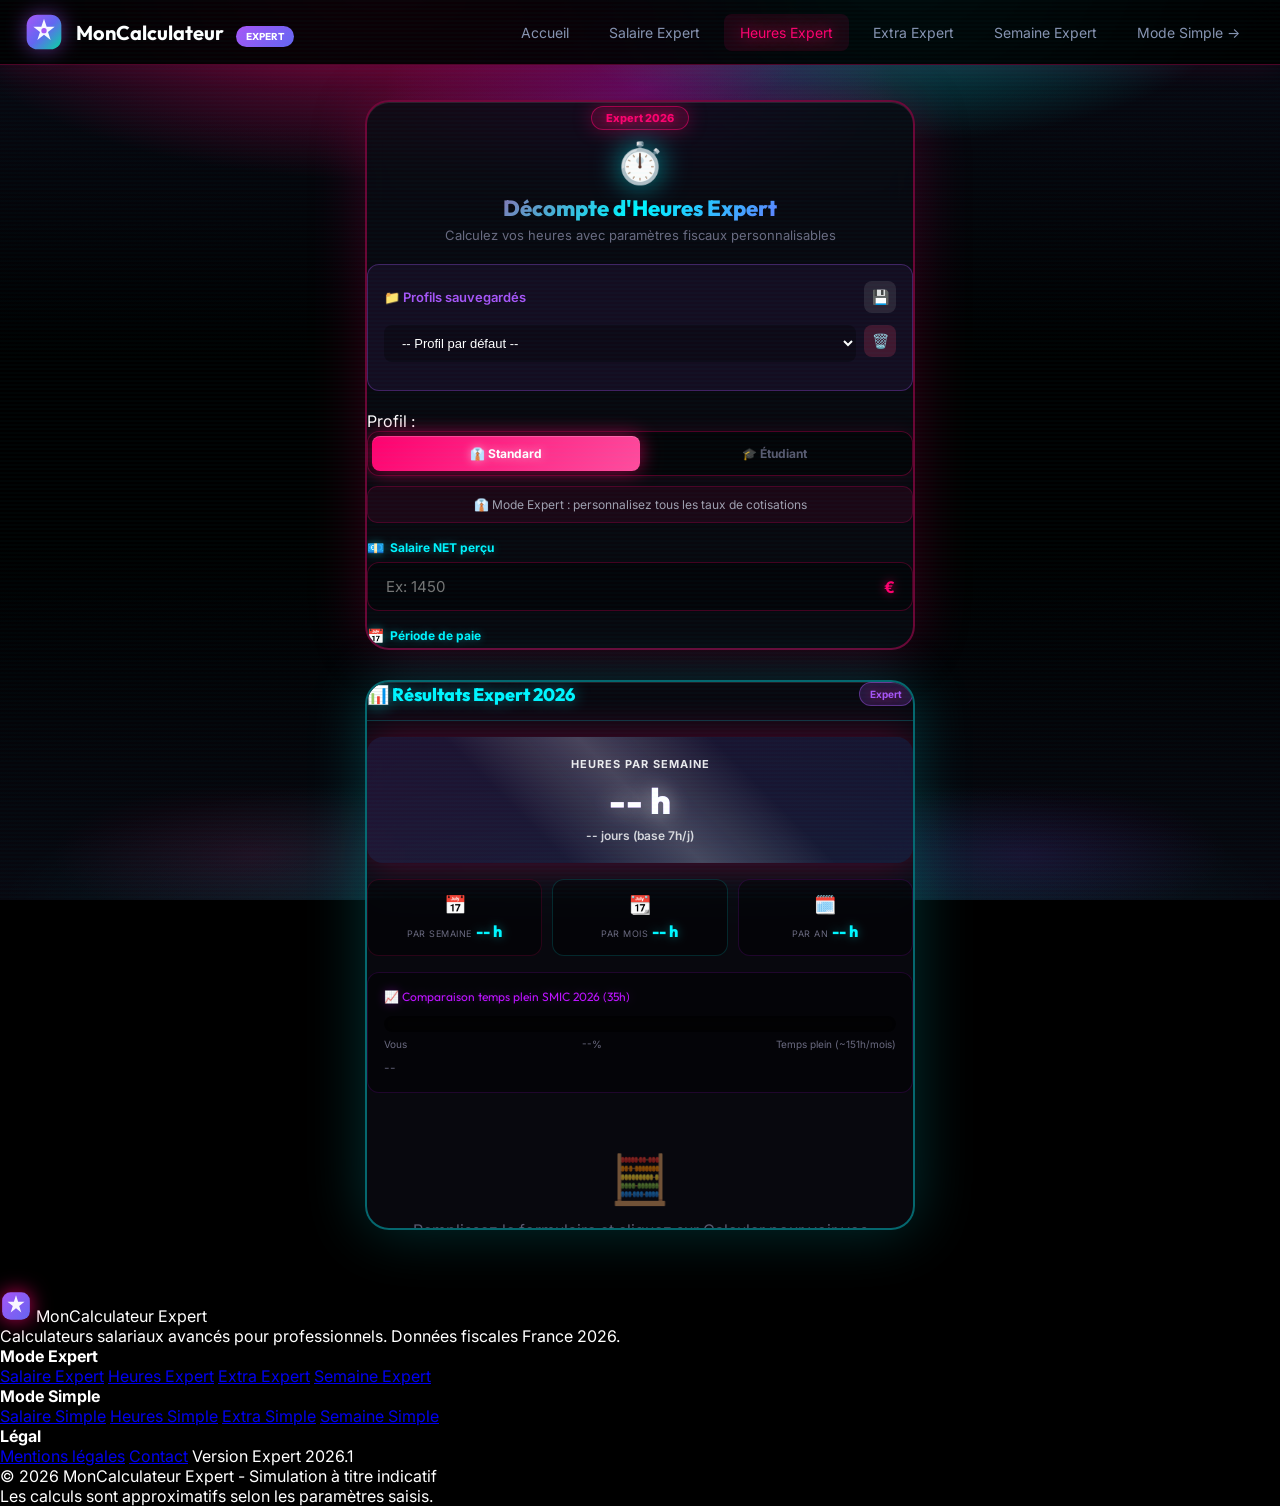
<file: calculateur-heures-expert.html>
<!DOCTYPE html>
<html lang="fr">
<head>
    <meta charset="UTF-8">
    <meta name="viewport" content="width=device-width, initial-scale=1.0">
    <title>Décompte d'Heures Expert 2026 - MonCalculateur</title>
    <link rel="stylesheet" href="styles-calculateur-heures.css">
    <style>
        /* Styles spécifiques Expert */
        .expert-badge-nav {
            background: linear-gradient(135deg, #a855f7, #6366f1);
            padding: 4px 10px;
            border-radius: 12px;
            font-size: 10px;
            font-weight: 700;
            margin-left: 8px;
            text-transform: uppercase;
        }
        
        .params-section {
            border: 1px solid var(--border);
            border-radius: 12px;
            margin-bottom: 20px;
            overflow: hidden;
        }
        
        .params-header {
            padding: 16px 20px;
            background: rgba(168, 85, 247, 0.1);
            cursor: pointer;
            display: flex;
            justify-content: space-between;
            align-items: center;
            transition: all 0.3s;
        }
        
        .params-header:hover {
            background: rgba(168, 85, 247, 0.15);
        }
        
        .params-header h3 {
            font-size: 14px;
            color: #a855f7;
            display: flex;
            align-items: center;
            gap: 8px;
            margin: 0;
        }
        
        .params-toggle {
            font-size: 12px;
            transition: transform 0.3s;
        }
        
        .params-content {
            max-height: 0;
            overflow: hidden;
            transition: max-height 0.4s ease-out;
            padding: 0 20px;
        }
        
        .params-content.open {
            max-height: 800px;
            padding: 20px;
        }
        
        .param-group {
            margin-bottom: 16px;
        }
        
        .param-group label {
            display: flex;
            justify-content: space-between;
            align-items: center;
            font-size: 12px;
            color: var(--text-muted);
            margin-bottom: 6px;
        }
        
        .param-input {
            display: flex;
            align-items: center;
            gap: 8px;
        }
        
        .param-input input {
            flex: 1;
            padding: 10px 14px;
            background: rgba(255, 255, 255, 0.05);
            border: 1px solid var(--border);
            border-radius: 8px;
            color: white;
            font-size: 14px;
        }
        
        .param-input span {
            color: var(--text-muted);
            font-size: 13px;
            min-width: 20px;
        }
        
        .profile-manager {
            background: rgba(168, 85, 247, 0.08);
            border: 1px solid rgba(168, 85, 247, 0.3);
            border-radius: 12px;
            padding: 16px;
            margin-bottom: 20px;
        }
        
        .profile-header {
            display: flex;
            justify-content: space-between;
            align-items: center;
            margin-bottom: 12px;
        }
        
        .profile-label {
            font-size: 13px;
            color: #a855f7;
            font-weight: 600;
        }
        
        .profile-actions {
            display: flex;
            gap: 8px;
        }
        
        .btn-icon {
            width: 32px;
            height: 32px;
            background: rgba(255, 255, 255, 0.1);
            border: none;
            border-radius: 8px;
            color: white;
            cursor: pointer;
            font-size: 14px;
            transition: all 0.3s;
        }
        
        .btn-icon:hover {
            background: #a855f7;
            transform: scale(1.1);
        }
        
        .profile-select-row {
            display: flex;
            gap: 8px;
            margin-bottom: 12px;
        }
        
        .profile-select {
            flex: 1;
            padding: 10px 14px;
            background: rgba(0, 0, 0, 0.3);
            border: 1px solid var(--border);
            border-radius: 8px;
            color: white;
            font-size: 13px;
        }
        
        .save-row {
            display: none;
            gap: 8px;
        }
        
        .save-row.active {
            display: flex;
        }
        
        .btn-small {
            padding: 8px 16px;
            background: #a855f7;
            border: none;
            border-radius: 8px;
            color: white;
            font-size: 12px;
            font-weight: 600;
            cursor: pointer;
        }
        
        .results-badge.expert {
            background: rgba(168, 85, 247, 0.2);
            color: #a855f7;
            border-color: rgba(168, 85, 247, 0.4);
        }
        
        .main-result-box.expert {
            background: linear-gradient(135deg, rgba(168, 85, 247, 0.15), rgba(99, 102, 241, 0.15));
            border-color: rgba(168, 85, 247, 0.3);
        }
        
        .main-result-box.expert .main-result-value {
            background: linear-gradient(135deg, #a855f7, #6366f1);
            -webkit-background-clip: text;
        }
        
        .calc-btn.expert {
            background: linear-gradient(135deg, #a855f7, #6366f1);
            box-shadow: 0 4px 20px rgba(168, 85, 247, 0.4);
        }
        
        .calc-btn.expert:hover {
            box-shadow: 0 8px 30px rgba(168, 85, 247, 0.6);
        }
        
        .detail-breakdown {
            background: rgba(0, 0, 0, 0.2);
            border: 1px solid var(--border);
            border-radius: 12px;
            padding: 16px;
            margin-top: 15px;
        }
        
        .detail-breakdown h4 {
            font-size: 12px;
            color: var(--text-muted);
            text-transform: uppercase;
            margin-bottom: 12px;
            letter-spacing: 1px;
        }
        
        .breakdown-row {
            display: flex;
            justify-content: space-between;
            padding: 8px 0;
            font-size: 13px;
            border-bottom: 1px solid rgba(255, 255, 255, 0.05);
        }
        
        .breakdown-row:last-child {
            border-bottom: none;
        }
        
        .breakdown-label {
            color: var(--text-muted);
        }
        
        .breakdown-value {
            color: white;
            font-weight: 500;
        }
        
        .breakdown-value.negative {
            color: var(--warning);
        }
        
        .rates-summary {
            background: rgba(168, 85, 247, 0.05);
            border: 1px solid rgba(168, 85, 247, 0.2);
            border-radius: 12px;
            padding: 16px;
            margin-top: 15px;
        }
        
        .rates-summary h4 {
            font-size: 12px;
            color: #a855f7;
            margin-bottom: 12px;
        }
        
        .rates-grid {
            display: grid;
            grid-template-columns: repeat(2, 1fr);
            gap: 8px;
        }
        
        .rate-item {
            display: flex;
            justify-content: space-between;
            font-size: 12px;
            padding: 6px 0;
        }
        
        .notification {
            position: fixed;
            bottom: 20px;
            right: 20px;
            padding: 16px 24px;
            border-radius: 12px;
            color: white;
            font-weight: 500;
            z-index: 10000;
            animation: slideIn 0.3s ease;
            box-shadow: 0 4px 20px rgba(0,0,0,0.3);
        }
        
        .notification.success { background: #06d6a0; }
        .notification.error { background: #ef476f; }
        .notification.info { background: #4facfe; }
        
        @keyframes slideIn {
            from { opacity: 0; transform: translateX(100px); }
            to { opacity: 1; transform: translateX(0); }
        }
    </style>
</head>
<body class="calc-heures-page">
    <!-- Navigation -->
    <nav class="calc-nav">
        <a href="accueil.html" class="logo">
            <svg class="logo-icon" width="40" height="40" viewBox="0 0 60 60" fill="none" xmlns="http://www.w3.org/2000/svg" style="filter: drop-shadow(0 0 10px rgba(168, 85, 247, 0.5));">
                <defs>
                    <linearGradient id="expertGrad" x1="0%" y1="0%" x2="100%" y2="100%">
                        <stop offset="0%" style="stop-color:#a855f7;stop-opacity:1" />
                        <stop offset="50%" style="stop-color:#6366f1;stop-opacity:1" />
                        <stop offset="100%" style="stop-color:#06d6a0;stop-opacity:1" />
                    </linearGradient>
                </defs>
                <rect x="4" y="4" width="52" height="52" rx="16" fill="url(#expertGrad)"/>
                <path d="M30 10 L34 22 L46 22 L36 30 L40 42 L30 34 L20 42 L24 30 L14 22 L26 22 Z" fill="rgba(255,255,255,0.95)"/>
                <circle cx="30" cy="28" r="4" fill="#a855f7"/>
            </svg>
            <span>MonCalculateur <span class="expert-badge-nav">Expert</span></span>
        </a>
        <div class="nav-links">
            <a href="accueil.html">Accueil</a>
            <a href="calculateur-expert.html">Salaire Expert</a>
            <a href="calculateur-heures-expert.html" class="active">Heures Expert</a>
            <a href="calculateur-extra-expert.html">Extra Expert</a>
            <a href="Calculateur-Salaire-par-Semaine-expert.html">Semaine Expert</a>
            <a href="calculateur-heures.html" class="mode-switch">Mode Simple →</a>
        </div>
    </nav>

    <!-- Particules -->
    <div class="particles" id="particles"></div>

    <!-- Contenu principal -->
    <main class="calc-main">
        <div class="calc-wrapper">
            <!-- Formulaire -->
            <div class="calc-form-section">
                <div class="calc-header">
                    <div class="badge-net expert">Expert 2026</div>
                    <div class="calc-icon">⏱️</div>
                    <h1>Décompte d'Heures Expert</h1>
                    <p class="calc-subtitle">Calculez vos heures avec paramètres fiscaux personnalisables</p>
                </div>

                <!-- Gestion des Profils -->
                <div class="profile-manager">
                    <div class="profile-header">
                        <span class="profile-label">📁 Profils sauvegardés</span>
                        <div class="profile-actions">
                            <button class="btn-icon" onclick="sauvegarderProfil()" title="Sauvegarder">💾</button>
                        </div>
                    </div>
                    <div class="profile-select-row">
                        <select class="profile-select" id="profil-select" onchange="chargerProfil()">
                            <option value="">-- Profil par défaut --</option>
                        </select>
                        <button class="btn-icon" onclick="supprimerProfil()" title="Supprimer" style="background: rgba(239, 71, 111, 0.2);">🗑️</button>
                    </div>
                    <div class="save-row" id="save-row">
                        <input type="text" id="nom-profil" placeholder="Nom du profil..." style="flex:1; padding:8px 12px; background:rgba(0,0,0,0.3); border:1px solid var(--border); border-radius:8px; color:white; font-size:13px;">
                        <button class="btn-small" onclick="confirmerSauvegarde()">OK</button>
                    </div>
                </div>

                <!-- Toggle Mode -->
                <div class="mode-toggle-container">
                    <span class="mode-label">Profil :</span>
                    <div class="mode-toggle" id="mode-toggle" onclick="toggleMode()">
                        <div class="mode-option active" data-mode="standard">👔 Standard</div>
                        <div class="mode-option" data-mode="etudiant">🎓 Étudiant</div>
                        <div class="mode-slider"></div>
                    </div>
                </div>
                <p class="mode-description" id="mode-desc">👔 Mode Expert : personnalisez tous les taux de cotisations</p>

                <div class="input-section">
                    <div class="input-group animated-input highlight">
                        <label for="salaire-net">
                            <span class="label-icon">💶</span>
                            <span>Salaire NET perçu</span>
                        </label>
                        <div class="input-wrapper">
                            <input type="text" id="salaire-net" placeholder="Ex: 1450" autocomplete="off">
                            <span class="currency">€</span>
                        </div>
                    </div>

                    <div class="input-group animated-input">
                        <label for="periode-paie">
                            <span class="label-icon">📅</span>
                            <span>Période de paie</span>
                        </label>
                        <div class="select-wrapper">
                            <select id="periode-paie">
                                <option value="mois">Mensuel</option>
                                <option value="semaine">Hebdomadaire</option>
                                <option value="annee">Annuel</option>
                            </select>
                            <span class="select-arrow">▼</span>
                        </div>
                    </div>

                    <!-- Paramètres Expert -->
                    <div class="params-section">
                        <div class="params-header" onclick="toggleParams()">
                            <h3>⚙️ Paramètres fiscaux avancés (2026)</h3>
                            <span class="params-toggle" id="params-toggle">▼</span>
                        </div>
                        <div class="params-content" id="params-content">
                            <div class="param-group">
                                <label>SMIC horaire brut 2026</label>
                                <div class="param-input">
                                    <input type="number" id="taux-smic" value="12.02" step="0.01" min="0">
                                    <span>€/h</span>
                                </div>
                            </div>

                            <div style="margin: 20px 0; padding: 15px; background: rgba(0,0,0,0.2); border-radius: 8px;">
                                <div style="font-size: 11px; color: var(--text-muted); text-transform: uppercase; letter-spacing: 1px; margin-bottom: 12px;">Charges sociales</div>
                                
                                <div class="param-group">
                                    <label>Sécurité sociale - Maladie</label>
                                    <div class="param-input">
                                        <input type="number" id="taux-maladie" value="0" step="0.01">
                                        <span>%</span>
                                    </div>
                                </div>
                                
                                <div class="param-group">
                                    <label>Retraite de base</label>
                                    <div class="param-input">
                                        <input type="number" id="taux-retraite-base" value="6.9" step="0.01">
                                        <span>%</span>
                                    </div>
                                </div>
                                
                                <div class="param-group">
                                    <label>Retraite complémentaire (AGIRC-ARRCO)</label>
                                    <div class="param-input">
                                        <input type="number" id="taux-retraite-comp" value="3.86" step="0.01">
                                        <span>%</span>
                                    </div>
                                </div>
                                
                                <div class="param-group">
                                    <label>Assurance chômage</label>
                                    <div class="param-input">
                                        <input type="number" id="taux-chomage" value="3.84" step="0.01">
                                        <span>%</span>
                                    </div>
                                </div>
                            </div>

                            <div style="margin: 20px 0; padding: 15px; background: rgba(0,0,0,0.2); border-radius: 8px;">
                                <div style="font-size: 11px; color: var(--text-muted); text-transform: uppercase; letter-spacing: 1px; margin-bottom: 12px;">CSG / CRDS</div>
                                
                                <div class="param-group">
                                    <label>CSG déductible</label>
                                    <div class="param-input">
                                        <input type="number" id="taux-csg-ded" value="6.8" step="0.01">
                                        <span>%</span>
                                    </div>
                                </div>
                                
                                <div class="param-group">
                                    <label>CSG non déductible</label>
                                    <div class="param-input">
                                        <input type="number" id="taux-csg-non-ded" value="2.4" step="0.01">
                                        <span>%</span>
                                    </div>
                                </div>
                                
                                <div class="param-group">
                                    <label>CRDS</label>
                                    <div class="param-input">
                                        <input type="number" id="taux-crds" value="0.5" step="0.01">
                                        <span>%</span>
                                    </div>
                                </div>
                                
                                <div class="param-group">
                                    <label>Assiette CSG/CRDS (% brut)</label>
                                    <div class="param-input">
                                        <input type="number" id="assiette-csg" value="98.25" step="0.01">
                                        <span>%</span>
                                    </div>
                                </div>
                            </div>

                            <div class="param-group">
                                <label>Impôt sur le revenu (PAS)</label>
                                <div class="param-input">
                                    <input type="number" id="taux-impot" value="0" step="0.1" min="0" max="100">
                                    <span>%</span>
                                </div>
                            </div>

                            <div style="margin-top: 15px; padding: 12px; background: rgba(168, 85, 247, 0.1); border-radius: 8px; font-size: 12px; color: var(--text-muted);">
                                <strong style="color: #a855f7;">Total prélèvements :</strong> <span id="total-prelevements">~24.44%</span>
                            </div>

                            <div style="display: flex; gap: 10px; margin-top: 15px;">
                                <button type="button" onclick="resetParams('standard')" style="flex:1; padding: 10px; background: rgba(255,255,255,0.05); border: 1px solid var(--border); border-radius: 8px; color: white; font-size: 12px; cursor: pointer;">↺ Standard</button>
                                <button type="button" onclick="resetParams('etudiant')" style="flex:1; padding: 10px; background: rgba(240, 147, 251, 0.1); border: 1px solid rgba(240, 147, 251, 0.3); border-radius: 8px; color: #f093fb; font-size: 12px; cursor: pointer;">↺ Étudiant</button>
                            </div>
                        </div>
                    </div>
                </div>

                <div class="btn-group">
                    <button class="calc-btn expert" onclick="calculerHeures()">
                        <span class="btn-text">Calculer Expert</span>
                        <span class="btn-icon">→</span>
                        <div class="btn-glow"></div>
                    </button>
                    
                    <button class="refresh-btn" onclick="rafraichirHeures()" title="Réinitialiser">
                        <span class="btn-icon-refresh">↻</span>
                    </button>
                </div>

                <div class="legal-note">
                    <span>ℹ️</span>
                    <p>Données 2026 : SMIC 12.02€/h. Calcul indicatif selon les paramètres personnalisés.</p>
                </div>
            </div>

            <!-- Résultats -->
            <div class="calc-results-section" id="resultat">
                <div class="results-header">
                    <span class="results-title">📊 Résultats Expert 2026</span>
                    <div class="results-badge expert" id="result-mode">Expert</div>
                </div>

                <div class="main-result-box expert" id="main-result">
                    <div class="main-result-glow"></div>
                    <div class="main-result-label">Heures par semaine</div>
                    <div class="main-result-value" id="heures-semaine">-- h</div>
                    <div class="main-result-sub" id="jours-travailles">-- jours (base 7h/j)</div>
                </div>

                <div class="details-grid">
                    <div class="detail-item">
                        <span class="detail-icon">📅</span>
                        <span class="detail-label">Par semaine</span>
                        <span class="detail-value" id="detail-semaine">-- h</span>
                    </div>
                    <div class="detail-item highlight">
                        <span class="detail-icon">📆</span>
                        <span class="detail-label">Par mois</span>
                        <span class="detail-value" id="detail-mois">-- h</span>
                    </div>
                    <div class="detail-item">
                        <span class="detail-icon">🗓️</span>
                        <span class="detail-label">Par an</span>
                        <span class="detail-value" id="detail-annee">-- h</span>
                    </div>
                </div>

                <div class="detail-breakdown" id="detail-breakdown" style="display: none;">
                    <h4>🧾 Détail du calcul</h4>
                    <div class="breakdown-row">
                        <span class="breakdown-label">Salaire net perçu</span>
                        <span class="breakdown-value" id="breakdown-net">-- €</span>
                    </div>
                    <div class="breakdown-row">
                        <span class="breakdown-label">Total prélèvements</span>
                        <span class="breakdown-value" id="breakdown-taux">-- %</span>
                    </div>
                    <div class="breakdown-row">
                        <span class="breakdown-label">Salaire brut estimé</span>
                        <span class="breakdown-value" id="breakdown-brut">-- €</span>
                    </div>
                    <div class="breakdown-row" style="border-top: 1px solid rgba(255,255,255,0.1); margin-top: 8px; padding-top: 8px;">
                        <span class="breakdown-label" style="color: #a855f7; font-weight: 600;">Total heures</span>
                        <span class="breakdown-value" style="color: #a855f7; font-weight: 700;" id="breakdown-total">-- h</span>
                    </div>
                </div>

                <div class="rates-summary" id="rates-summary" style="display: none;">
                    <h4>📋 Taux appliqués</h4>
                    <div class="rates-grid" id="rates-grid">
                        <!-- Généré dynamiquement -->
                    </div>
                </div>

                <div class="comparaison-box">
                    <div class="comparaison-header">
                        <span>📈 Comparaison temps plein SMIC 2026 (35h)</span>
                    </div>
                    <div class="comparaison-bar-container">
                        <div class="comparaison-bar-bg">
                            <div class="comparaison-bar-fill" id="bar-temps-plein"></div>
                        </div>
                        <div class="comparaison-labels">
                            <span>Vous</span>
                            <span id="pct-temps-plein">--%</span>
                            <span>Temps plein (~151h/mois)</span>
                        </div>
                    </div>
                    <p class="comparaison-text" id="text-comparaison">--</p>
                </div>

                <div class="empty-state" id="empty-state">
                    <div class="empty-icon">🧮</div>
                    <p>Remplissez le formulaire et cliquez sur Calculer pour voir vos heures estimées</p>
                </div>
            </div>
        </div>
    </main>

    <!-- Footer -->
    <footer class="dark-footer">
        <div class="footer-grid">
            <div class="footer-brand">
                <div class="footer-logo">
                    <svg class="logo-icon" width="32" height="32" viewBox="0 0 60 60" fill="none" xmlns="http://www.w3.org/2000/svg">
                        <defs>
                            <linearGradient id="expertGradFooter" x1="0%" y1="0%" x2="100%" y2="100%">
                                <stop offset="0%" style="stop-color:#a855f7;stop-opacity:1" />
                                <stop offset="100%" style="stop-color:#6366f1;stop-opacity:1" />
                            </linearGradient>
                        </defs>
                        <rect x="4" y="4" width="52" height="52" rx="16" fill="url(#expertGradFooter)"/>
                        <path d="M30 10 L34 22 L46 22 L36 30 L40 42 L30 34 L20 42 L24 30 L14 22 L26 22 Z" fill="rgba(255,255,255,0.95)"/>
                    </svg>
                    <span>MonCalculateur Expert</span>
                </div>
                <p>Calculateurs salariaux avancés pour professionnels. Données fiscales France 2026.</p>
            </div>
            
            <div class="footer-links">
                <h4>Mode Expert</h4>
                <a href="./calculateur-expert.html">Salaire Expert</a>
                <a href="./calculateur-heures-expert.html">Heures Expert</a>
                <a href="./calculateur-extra-expert.html">Extra Expert</a>
                <a href="./Calculateur-Salaire-par-Semaine-expert.html">Semaine Expert</a>
            </div>
            
            <div class="footer-links">
                <h4>Mode Simple</h4>
                <a href="./calculateur.html">Salaire Simple</a>
                <a href="./calculateur-heures.html">Heures Simple</a>
                <a href="./calculateur-extra.html">Extra Simple</a>
                <a href="./Calculateur-Salaire-par-Semaine.html">Semaine Simple</a>
            </div>
            
            <div class="footer-links">
                <h4>Légal</h4>
                <a href="./mentions-legales.html">Mentions légales</a>
                <a href="mailto:diantalouaime242@gmail.com">Contact</a>
                <span class="footer-version">Version Expert 2026.1</span>
            </div>
        </div>
        
        <div class="footer-bottom">
            <p>© 2026 MonCalculateur Expert - Simulation à titre indicatif</p>
            <p class="footer-disclaimer">Les calculs sont approximatifs selon les paramètres saisis.</p>
        </div>
    </footer>

    <script>
        // ============================================
        // SYSTÈME DE STOCKAGE LOCAL
        // ============================================
        
        const StorageExpert = {
            PROFILS_KEY: 'expert_profils_heures_v1',
            
            getProfils() {
                try {
                    const data = localStorage.getItem(this.PROFILS_KEY);
                    return data ? JSON.parse(data) : {};
                } catch(e) {
                    return {};
                }
            },
            
            saveProfil(nom, data) {
                const profils = this.getProfils();
                profils[nom] = {
                    ...data,
                    date: new Date().toISOString()
                };
                localStorage.setItem(this.PROFILS_KEY, JSON.stringify(profils));
                return true;
            },
            
            deleteProfil(nom) {
                const profils = this.getProfils();
                delete profils[nom];
                localStorage.setItem(this.PROFILS_KEY, JSON.stringify(profils));
            },
            
            getProfil(nom) {
                return this.getProfils()[nom] || null;
            }
        };

        // ============================================
        // INITIALISATION
        // ============================================

        document.addEventListener('DOMContentLoaded', () => {
            createParticles();
            chargerListeProfils();
            updateTotauxParams();
            
            document.querySelectorAll('.param-input input').forEach(input => {
                input.addEventListener('input', updateTotauxParams);
            });
        });

        function createParticles() {
            const container = document.getElementById('particles');
            const colors = ['#a855f7', '#6366f1', '#06d6a0', '#f093fb'];
            
            for (let i = 0; i < 40; i++) {
                const p = document.createElement('div');
                p.className = 'particle';
                p.style.left = Math.random() * 100 + '%';
                p.style.top = Math.random() * 100 + '%';
                p.style.animationDelay = Math.random() * 20 + 's';
                p.style.background = colors[Math.floor(Math.random() * colors.length)];
                container.appendChild(p);
            }
        }

        // ============================================
        // GESTION DES PROFILS
        // ============================================

        function chargerListeProfils() {
            const select = document.getElementById('profil-select');
            const profils = StorageExpert.getProfils();
            
            select.innerHTML = '<option value="">-- Profil par défaut --</option>';
            
            Object.keys(profils).forEach(nom => {
                const option = document.createElement('option');
                option.value = nom;
                option.textContent = nom;
                select.appendChild(option);
            });
        }

        function sauvegarderProfil() {
            document.getElementById('save-row').classList.add('active');
            document.getElementById('nom-profil').focus();
        }

        function confirmerSauvegarde() {
            const nom = document.getElementById('nom-profil').value.trim();
            if (!nom) return;
            
            const data = {
                tauxSmic: parseFloat(document.getElementById('taux-smic').value) || 12.02,
                tauxMaladie: parseFloat(document.getElementById('taux-maladie').value) || 0,
                tauxRetraiteBase: parseFloat(document.getElementById('taux-retraite-base').value) || 6.9,
                tauxRetraiteComp: parseFloat(document.getElementById('taux-retraite-comp').value) || 3.86,
                tauxChomage: parseFloat(document.getElementById('taux-chomage').value) || 3.84,
                tauxCsgDed: parseFloat(document.getElementById('taux-csg-ded').value) || 6.8,
                tauxCsgNonDed: parseFloat(document.getElementById('taux-csg-non-ded').value) || 2.4,
                tauxCrds: parseFloat(document.getElementById('taux-crds').value) || 0.5,
                assietteCsg: parseFloat(document.getElementById('assiette-csg').value) || 98.25,
                tauxImpot: parseFloat(document.getElementById('taux-impot').value) || 0
            };
            
            StorageExpert.saveProfil(nom, data);
            chargerListeProfils();
            
            document.getElementById('profil-select').value = nom;
            document.getElementById('save-row').classList.remove('active');
            document.getElementById('nom-profil').value = '';
            
            showNotification('Profil sauvegardé !', 'success');
        }

        function chargerProfil() {
            const nom = document.getElementById('profil-select').value;
            if (!nom) {
                resetParams('standard');
                return;
            }
            
            const profil = StorageExpert.getProfil(nom);
            if (!profil) return;
            
            document.getElementById('taux-smic').value = profil.tauxSmic;
            document.getElementById('taux-maladie').value = profil.tauxMaladie;
            document.getElementById('taux-retraite-base').value = profil.tauxRetraiteBase;
            document.getElementById('taux-retraite-comp').value = profil.tauxRetraiteComp;
            document.getElementById('taux-chomage').value = profil.tauxChomage;
            document.getElementById('taux-csg-ded').value = profil.tauxCsgDed;
            document.getElementById('taux-csg-non-ded').value = profil.tauxCsgNonDed;
            document.getElementById('taux-crds').value = profil.tauxCrds;
            document.getElementById('assiette-csg').value = profil.assietteCsg;
            document.getElementById('taux-impot').value = profil.tauxImpot;
            
            updateTotauxParams();
            showNotification('Profil chargé', 'info');
        }

        function supprimerProfil() {
            const nom = document.getElementById('profil-select').value;
            if (!nom) return;
            
            if (!confirm(`Supprimer le profil "${nom}" ?`)) return;
            
            StorageExpert.deleteProfil(nom);
            chargerListeProfils();
            resetParams('standard');
            showNotification('Profil supprimé', 'warning');
        }

        // ============================================
        // PARAMÈTRES
        // ============================================

        function toggleParams() {
            const content = document.getElementById('params-content');
            const toggle = document.getElementById('params-toggle');
            content.classList.toggle('open');
            toggle.style.transform = content.classList.contains('open') ? 'rotate(180deg)' : 'rotate(0deg)';
        }

        function updateTotauxParams() {
            const maladie = parseFloat(document.getElementById('taux-maladie').value) || 0;
            const retraiteBase = parseFloat(document.getElementById('taux-retraite-base').value) || 0;
            const retraiteComp = parseFloat(document.getElementById('taux-retraite-comp').value) || 0;
            const chomage = parseFloat(document.getElementById('taux-chomage').value) || 0;
            
            const csgDed = parseFloat(document.getElementById('taux-csg-ded').value) || 0;
            const csgNonDed = parseFloat(document.getElementById('taux-csg-non-ded').value) || 0;
            const crds = parseFloat(document.getElementById('taux-crds').value) || 0;
            
            const totalCharges = maladie + retraiteBase + retraiteComp + chomage;
            const totalCsgCrds = csgDed + csgNonDed + crds;
            const impot = parseFloat(document.getElementById('taux-impot').value) || 0;
            const total = totalCharges + totalCsgCrds + impot;
            
            document.getElementById('total-prelevements').textContent = '~' + total.toFixed(2) + '%';
        }

        function resetParams(type) {
            if (type === 'standard') {
                document.getElementById('taux-maladie').value = 0;
                document.getElementById('taux-retraite-base').value = 6.9;
                document.getElementById('taux-retraite-comp').value = 3.86;
                document.getElementById('taux-chomage').value = 3.84;
                document.getElementById('taux-csg-ded').value = 6.8;
                document.getElementById('taux-csg-non-ded').value = 2.4;
                document.getElementById('taux-crds').value = 0.5;
                document.getElementById('assiette-csg').value = 98.25;
                document.getElementById('taux-impot').value = 0;
            } else if (type === 'etudiant') {
                document.getElementById('taux-maladie').value = 0;
                document.getElementById('taux-retraite-base').value = 0;
                document.getElementById('taux-retraite-comp').value = 0;
                document.getElementById('taux-chomage').value = 0;
                document.getElementById('taux-csg-ded').value = 3.49;
                document.getElementById('taux-csg-non-ded').value = 2.40;
                document.getElementById('taux-crds').value = 0.50;
                document.getElementById('assiette-csg').value = 98.25;
                document.getElementById('taux-impot').value = 0;
            }
            updateTotauxParams();
            showNotification('Paramètres réinitialisés', 'info');
        }

        // ============================================
        // CALCUL PRINCIPAL
        // ============================================

        let modeEtudiant = false;

        function toggleMode() {
            modeEtudiant = !modeEtudiant;
            const toggle = document.getElementById('mode-toggle');
            const options = toggle.querySelectorAll('.mode-option');
            const slider = toggle.querySelector('.mode-slider');
            const desc = document.getElementById('mode-desc');
            
            if (modeEtudiant) {
                options[0].classList.remove('active');
                options[1].classList.add('active');
                slider.style.transform = 'translateX(100%)';
                desc.innerHTML = '🎓 Mode Étudiant Expert : taux réduits personnalisables';
                desc.classList.add('etudiant');
                resetParams('etudiant');
            } else {
                options[0].classList.add('active');
                options[1].classList.remove('active');
                slider.style.transform = 'translateX(0)';
                desc.innerHTML = '👔 Mode Expert : personnalisez tous les taux de cotisations';
                desc.classList.remove('etudiant');
                resetParams('standard');
            }
        }

        function calculerHeures() {
            const salaireNetInput = document.getElementById('salaire-net');
            const periode = document.getElementById('periode-paie').value;
            const tauxSmic = parseFloat(document.getElementById('taux-smic').value) || 12.02;
            
            // Récupération des taux personnalisés
            const tauxMaladie = (parseFloat(document.getElementById('taux-maladie').value) || 0) / 100;
            const tauxRetraiteBase = (parseFloat(document.getElementById('taux-retraite-base').value) || 0) / 100;
            const tauxRetraiteComp = (parseFloat(document.getElementById('taux-retraite-comp').value) || 0) / 100;
            const tauxChomage = (parseFloat(document.getElementById('taux-chomage').value) || 0) / 100;
            
            const tauxCsgDed = (parseFloat(document.getElementById('taux-csg-ded').value) || 0) / 100;
            const tauxCsgNonDed = (parseFloat(document.getElementById('taux-csg-non-ded').value) || 0) / 100;
            const tauxCrds = (parseFloat(document.getElementById('taux-crds').value) || 0) / 100;
            const assietteCsg = (parseFloat(document.getElementById('assiette-csg').value) || 98.25) / 100;
            
            const tauxImpot = (parseFloat(document.getElementById('taux-impot').value) || 0) / 100;

            const emptyState = document.getElementById('empty-state');
            const detailBreakdown = document.getElementById('detail-breakdown');
            const ratesSummary = document.getElementById('rates-summary');
            const resultMode = document.getElementById('result-mode');
            
            let salaireNet = parseFloat(salaireNetInput.value.replace(',', '.'));

            if (isNaN(salaireNet) || salaireNet <= 0) {
                shakeElement(salaireNetInput.parentElement);
                return;
            }

            emptyState.style.display = 'none';
            detailBreakdown.style.display = 'block';
            ratesSummary.style.display = 'block';
            resultMode.textContent = modeEtudiant ? '🎓 Expert Étudiant' : '⚙️ Expert';

            // Calcul du taux total de prélèvements
            const totalCharges = tauxMaladie + tauxRetraiteBase + tauxRetraiteComp + tauxChomage;
            const totalCsgCrds = (tauxCsgDed + tauxCsgNonDed + tauxCrds) * assietteCsg;
            const totalPrelevements = totalCharges + totalCsgCrds + tauxImpot;

            // Conversion en mensuel
            let salaireNetMensuel;
            const SEMAINES_PAR_MOIS = 4.33;
            const MOIS_PAR_AN = 12;
            
            if (periode === 'semaine') {
                salaireNetMensuel = salaireNet * SEMAINES_PAR_MOIS;
            } else if (periode === 'annee') {
                salaireNetMensuel = salaireNet / MOIS_PAR_AN;
            } else {
                salaireNetMensuel = salaireNet;
            }

            // Reconstruction du brut
            const salaireBrutMensuel = salaireNetMensuel / (1 - totalPrelevements);
            
            // Calcul des heures
            const heuresMois = salaireBrutMensuel / tauxSmic;
            const heuresSemaine = heuresMois / SEMAINES_PAR_MOIS;
            const heuresAnnee = heuresSemaine * 52;
            const joursTravailles = heuresSemaine / 7;

            // Affichage
            document.getElementById('heures-semaine').textContent = heuresSemaine.toFixed(1) + ' h';
            document.getElementById('jours-travailles').textContent = joursTravailles.toFixed(1) + ' jours (base 7h/j)';
            
            document.getElementById('detail-semaine').textContent = heuresSemaine.toFixed(1) + ' h';
            document.getElementById('detail-mois').textContent = heuresMois.toFixed(1) + ' h';
            document.getElementById('detail-annee').textContent = heuresAnnee.toFixed(0) + ' h';

            // Détail du calcul
            document.getElementById('breakdown-net').textContent = salaireNetMensuel.toLocaleString('fr-FR', {minimumFractionDigits: 2, maximumFractionDigits: 2}) + ' €';
            document.getElementById('breakdown-taux').textContent = (totalPrelevements * 100).toFixed(2) + ' %';
            document.getElementById('breakdown-brut').textContent = salaireBrutMensuel.toLocaleString('fr-FR', {minimumFractionDigits: 2, maximumFractionDigits: 2}) + ' €';
            document.getElementById('breakdown-total').textContent = heuresMois.toFixed(1) + ' h/mois';

            // Taux appliqués
            const ratesGrid = document.getElementById('rates-grid');
            ratesGrid.innerHTML = `
                <div class="rate-item"><span>Maladie</span><strong>${(tauxMaladie*100).toFixed(2)}%</strong></div>
                <div class="rate-item"><span>Retraite base</span><strong>${(tauxRetraiteBase*100).toFixed(2)}%</strong></div>
                <div class="rate-item"><span>Retraite comp.</span><strong>${(tauxRetraiteComp*100).toFixed(2)}%</strong></div>
                <div class="rate-item"><span>Chômage</span><strong>${(tauxChomage*100).toFixed(2)}%</strong></div>
                <div class="rate-item"><span>CSG/CRDS</span><strong>${(totalCsgCrds*100).toFixed(2)}%</strong></div>
                <div class="rate-item"><span>Impôt</span><strong>${(tauxImpot*100).toFixed(1)}%</strong></div>
            `;

            // Comparaison temps plein SMIC 2026
            const heuresTempsPlein = 151.67;
            const pctTempsPlein = (heuresMois / heuresTempsPlein) * 100;
            const barFill = document.getElementById('bar-temps-plein');
            const pctLabel = document.getElementById('pct-temps-plein');
            const textComp = document.getElementById('text-comparaison');

            barFill.style.width = Math.min(pctTempsPlein, 100) + '%';
            barFill.style.background = pctTempsPlein < 50 ? 'linear-gradient(90deg, #ef476f, #f59e0b)' :
                                        pctTempsPlein < 80 ? 'linear-gradient(90deg, #f59e0b, #3b82f6)' :
                                        'linear-gradient(90deg, #a855f7, #6366f1)';
            pctLabel.textContent = pctTempsPlein.toFixed(0) + '%';

            if (pctTempsPlein < 50) {
                textComp.textContent = 'Mi-temps ou moins (moins de 17h/semaine)';
            } else if (pctTempsPlein < 80) {
                textComp.textContent = 'Temps partiel (entre 17h et 28h/semaine)';
            } else if (pctTempsPlein <= 105) {
                textComp.textContent = 'Temps plein SMIC 2026 (~35h/semaine)';
            } else {
                textComp.textContent = 'Heures supplémentaires (plus de 35h/semaine)';
            }

            // Animations
            document.querySelectorAll('.detail-item').forEach((el, i) => {
                el.style.animation = 'none';
                setTimeout(() => {
                    el.style.animation = `slide-in-up 0.5s ease-out ${i * 0.1}s both`;
                }, 10);
            });
        }

        function rafraichirHeures() {
            const btn = document.querySelector('.refresh-btn');
            btn.classList.add('spinning');
            setTimeout(() => btn.classList.remove('spinning'), 600);

            document.getElementById('salaire-net').value = '';
            document.getElementById('periode-paie').value = 'mois';
            document.getElementById('profil-select').value = '';
            
            resetParams('standard');
            
            document.getElementById('heures-semaine').textContent = '-- h';
            document.getElementById('jours-travailles').textContent = '-- jours';
            document.getElementById('detail-semaine').textContent = '-- h';
            document.getElementById('detail-mois').textContent = '-- h';
            document.getElementById('detail-annee').textContent = '-- h';
            
            document.getElementById('detail-breakdown').style.display = 'none';
            document.getElementById('rates-summary').style.display = 'none';
            document.getElementById('empty-state').style.display = 'flex';
            document.getElementById('result-mode').textContent = 'Expert';
            
            document.getElementById('bar-temps-plein').style.width = '0%';
            document.getElementById('pct-temps-plein').textContent = '--%';
            document.getElementById('text-comparaison').textContent = '--';

            setTimeout(() => document.getElementById('salaire-net').focus(), 400);
        }

        function shakeElement(el) {
            el.style.animation = 'shake 0.5s';
            setTimeout(() => el.style.animation = '', 500);
        }

        function showNotification(message, type = 'info') {
            const notif = document.createElement('div');
            notif.className = `notification ${type}`;
            notif.textContent = message;
            document.body.appendChild(notif);
            setTimeout(() => notif.remove(), 3000);
        }

        document.addEventListener('keypress', e => {
            if (e.key === 'Enter') calculerHeures();
        });

        document.querySelectorAll('input, select').forEach(input => {
            input.addEventListener('focus', function() {
                this.closest('.input-group')?.classList.add('focused');
            });
            input.addEventListener('blur', function() {
                this.closest('.input-group')?.classList.remove('focused');
            });
        });
    </script>
</body>
</html>
</file>
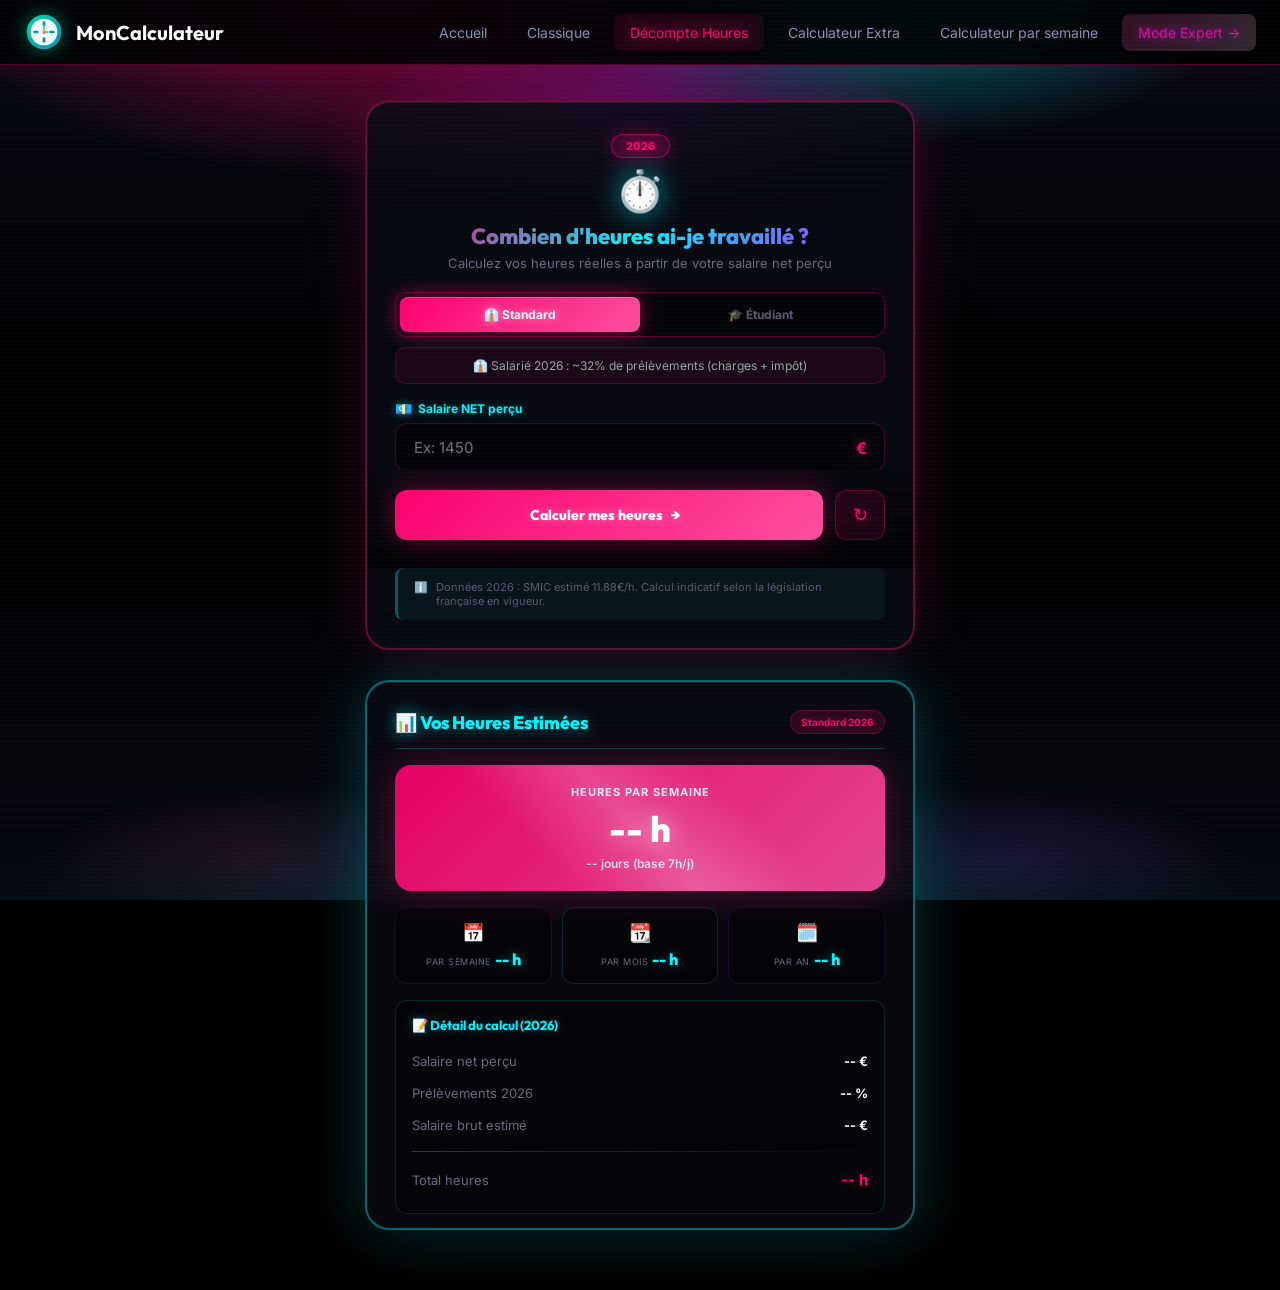
<file: calculateur-heures.html>
<!DOCTYPE html>
<html lang="fr">
<head>
    <meta charset="UTF-8">
    <meta name="viewport" content="width=device-width, initial-scale=1.0">
    <title>Décompte d'Heures 2026 - Salaire Net</title>
    <link rel="stylesheet" href="styles-calculateur-heures.css">
</head>
<body class="calc-heures-page">
    <!-- Navigation -->
    <nav class="calc-nav">
        <a href="accueil.html" class="logo">
    <svg class="logo-icon" width="40" height="40" viewBox="0 0 60 60" fill="none" xmlns="http://www.w3.org/2000/svg" style="filter: drop-shadow(0 0 10px rgba(6, 214, 160, 0.5));">
        <defs>
            <linearGradient id="heuresGrad" x1="0%" y1="0%" x2="100%" y2="100%">
                <stop offset="0%" style="stop-color:#06d6a0;stop-opacity:1" />
                <stop offset="100%" style="stop-color:#118ab2;stop-opacity:1" />
            </linearGradient>
            <linearGradient id="heuresGradAccent" x1="0%" y1="0%" x2="100%" y2="100%">
                <stop offset="0%" style="stop-color:#ffd166;stop-opacity:1" />
                <stop offset="100%" style="stop-color:#ef476f;stop-opacity:1" />
            </linearGradient>
        </defs>
        <circle cx="30" cy="30" r="26" fill="url(#heuresGrad)"/>
        <circle cx="30" cy="30" r="20" fill="rgba(255,255,255,0.95)"/>
        <rect x="28" y="14" width="4" height="8" rx="2" fill="#118ab2"/>
        <rect x="28" y="38" width="4" height="8" rx="2" fill="#118ab2"/>
        <rect x="14" y="28" width="8" height="4" rx="2" fill="#118ab2"/>
        <rect x="38" y="28" width="8" height="4" rx="2" fill="#118ab2"/>
        <rect x="29" y="18" width="2" height="12" rx="1" fill="#06d6a0"/>
        <rect x="29" y="29" width="8" height="2" rx="1" fill="#06d6a0"/>
        <circle cx="30" cy="30" r="3" fill="url(#heuresGradAccent)"/>
    </svg>
    <span>MonCalculateur</span>
</a>
        <div class="nav-links">
            <a href="accueil.html">Accueil</a>
            <a href="calculateur.html">Classique</a>
            <a href="calculateur-heures.html" class="active">Décompte Heures</a>
            <a href="calculateur-extra.html">Calculateur Extra</a>
            <a href="Calculateur-Salaire-par-Semaine.html">Calculateur par semaine</a>
            <a href="calculateur-expert.html" class="mode-switch" style="background: linear-gradient(135deg, rgba(243, 61, 143, 0.2), rgba(249, 201, 233, 0.2)); color: #d3119f; text-shadow: 0 0 10px #d40cba;">Mode Expert →</a>
            
        </div>
    </nav>

    <!-- Particules -->
    <div class="particles" id="particles"></div>

    <!-- Contenu principal -->
    <main class="calc-main">
        <div class="calc-wrapper">
            <!-- Formulaire -->
            <div class="calc-form-section">
                <div class="card-content">
                    <div class="calc-header">
                        <div class="badge-net">2026</div>
                        <div class="calc-icon">⏱️</div>
                        <h1>Combien d'heures ai-je travaillé ?</h1>
                        <p class="calc-subtitle">Calculez vos heures réelles à partir de votre salaire net perçu</p>
                    </div>

                    <!-- Toggle Mode -->
                   <div class="mode-toggle" id="mode-toggle" onclick="toggleMode()">
    <div class="mode-slider"></div>
    <div class="mode-option active" data-mode="standard">👔 Standard</div>
    <div class="mode-option" data-mode="etudiant">🎓 Étudiant</div>
</div>
                    <p class="mode-description" id="mode-desc">👔 Salarié 2026 : ~32% de prélèvements (charges + impôt)</p>

                    <div class="input-section">
                        <div class="input-group animated-input highlight">
                            <label for="salaire-net">
                                <span class="label-icon">💶</span>
                                <span>Salaire NET perçu</span>
                            </label>
                            <div class="input-wrapper">
                                <input type="text" id="salaire-net" placeholder="Ex: 1450" autocomplete="off">
                                <span class="currency">€</span>
                            </div>
                        </div>

                        <div class="input-group animated-input">
                            <label for="periode-paie">
                                <span class="label-icon">📅</span>
                                <span>Période de paie</span>
                            </label>
                            <div class="select-wrapper">
                                <select id="periode-paie">
                                    <option value="mois">Mensuel</option>
                                    <option value="semaine">Hebdomadaire</option>
                                    <option value="annee">Annuel</option>
                                </select>
                                <span class="select-arrow">▼</span>
                            </div>
                        </div>

                        <!-- Paramètres avancés -->
                        <div class="smic-section">
                            <div class="smic-header" onclick="toggleSmic()">
                                <span class="smic-title">⚙️ Paramètres avancés (France 2026)</span>
                                <span class="smic-toggle" id="smic-toggle">▼</span>
                            </div>
                            <div class="smic-content" id="smic-content">
                                <div class="input-group">
                                    <label for="taux-horaire-brut">
                                        <span class="label-icon">💰</span>
                                        <span>SMIC horaire brut 2026</span>
                                    </label>
                                    <div class="input-wrapper">
                                        <input type="text" id="taux-horaire-brut" value="11.88" readonly>
                                        <span class="currency">€/h</span>
                                    </div>
                                    <span class="input-note">Revalorisation estimée +2%</span>
                                </div>

                                <div class="input-group">
                                    <label for="charges-patronales">
                                        <span class="label-icon">📉</span>
                                        <span>Total prélèvements</span>
                                        <span class="badge-charges" id="badge-charges">Standard 2026</span>
                                    </label>
                                    <div class="input-wrapper">
                                        <input type="text" id="charges-patronales" value="32" readonly>
                                        <span class="currency">%</span>
                                    </div>
                                    <span class="input-note" id="note-charges">Charges sociales (21.5%) + Impôt sur le revenu (~11%)</span>
                                </div>
                            </div>
                        </div>
                    </div>
                </div>

                <div class="btn-group">
                    <button class="calc-btn" onclick="calculerHeures()">
                        <span class="btn-text">Calculer mes heures</span>
                        <span class="btn-icon">→</span>
                        <div class="btn-glow"></div>
                    </button>
                    
                    <button class="refresh-btn" onclick="rafraichirHeures()" title="Réinitialiser">
                        <span class="btn-icon-refresh">↻</span>
                    </button>
                </div>

                <div class="legal-note">
                    <span>ℹ️</span>
                    <p>Données 2026 : SMIC estimé 11.88€/h. Calcul indicatif selon la législation française en vigueur.</p>
                </div>
            </div>

            <!-- Résultats -->
            <div class="calc-results-section" id="resultat">
                <div class="card-content">
                    <div class="results-header">
                        <span class="results-title">📊 Vos Heures Estimées</span>
                        <div class="results-badge" id="result-mode">Standard 2026</div>
                    </div>

                    <!-- Résultat principal -->
                    <div class="main-result-box">
                        <div class="main-result-glow"></div>
                        <div class="main-result-label">Heures par semaine</div>
                        <div class="main-result-value" id="heures-semaine">-- h</div>
                        <div class="main-result-sub" id="jours-travailles">-- jours (base 7h/j)</div>
                    </div>

                    <!-- Détails -->
                    <div class="details-grid">
                        <div class="detail-item">
                            <span class="detail-icon">📅</span>
                            <span class="detail-label">Par semaine</span>
                            <span class="detail-value" id="detail-semaine">-- h</span>
                        </div>
                        <div class="detail-item highlight">
                            <span class="detail-icon">📆</span>
                            <span class="detail-label">Par mois</span>
                            <span class="detail-value" id="detail-mois">-- h</span>
                        </div>
                        <div class="detail-item">
                            <span class="detail-icon">🗓️</span>
                            <span class="detail-label">Par an</span>
                            <span class="detail-value" id="detail-annee">-- h</span>
                        </div>
                    </div>

                    <!-- Récapitulatif -->
                    <div class="recap-box">
                        <h4>📝 Détail du calcul (2026)</h4>
                        <div class="recap-row">
                            <span>Salaire net perçu</span>
                            <span id="recap-net">-- €</span>
                        </div>
                        <div class="recap-row">
                            <span>Prélèvements 2026</span>
                            <span id="recap-charges">-- %</span>
                        </div>
                        <div class="recap-row">
                            <span>Salaire brut estimé</span>
                            <span id="recap-brut">-- €</span>
                        </div>
                        <div class="recap-divider"></div>
                        <div class="recap-row total">
                            <span>Total heures</span>
                            <span id="recap-total">-- h</span>
                        </div>
                    </div>

                    <!-- Info étudiant -->
                    <div class="etudiant-info" id="etudiant-info">
                        <div class="etudiant-icon">🎓</div>
                        <div class="etudiant-text">
                            <strong>Mode Étudiant 2026</strong>
                            <p>Vous bénéficiez de la réduction des cotisations jeunes (-3 points) et êtes exonéré d'impôt sur le revenu si vos revenus 2026 sont inférieurs à 16 500€.</p>
                        </div>
                    </div>

                    <!-- Comparaison temps plein -->
                    <div class="comparaison-box">
                        <div class="comparaison-header">
                            <span>📈 Comparaison temps plein SMIC 2026 (35h)</span>
                        </div>
                        <div class="comparaison-bar-container">
                            <div class="comparaison-bar-bg">
                                <div class="comparaison-bar-fill" id="bar-temps-plein"></div>
                            </div>
                            <div class="comparaison-labels">
                                <span>Vous</span>
                                <span id="pct-temps-plein">--%</span>
                                <span>Temps plein (~151h/mois)</span>
                            </div>
                        </div>
                        <p class="comparaison-text" id="text-comparaison">--</p>
                    </div>

                    <!-- État vide -->
                    <div class="empty-state" id="empty-state">
                        <div class="empty-icon">🧮</div>
                        <p>Entrez votre salaire pour voir les résultats</p>
                    </div>
                </div>
            </div>
        </div>
    </main>

    <script>
        // Particules
        function createParticles() {
            const container = document.getElementById('particles');
            
            for (let i = 0; i < 30; i++) {
                const particle = document.createElement('div');
                particle.className = 'particle';
                particle.style.left = Math.random() * 100 + '%';
                particle.style.top = Math.random() * 100 + '%';
                particle.style.animationDelay = Math.random() * 15 + 's';
                particle.style.animationDuration = (10 + Math.random() * 10) + 's';
                container.appendChild(particle);
            }
        }
        createParticles();

        // Variables globales 2026
        let modeEtudiant = false;
        
        // DONNÉES FRANCE 2026
        const SMIC_2026 = 11.88;
        const TOTAL_STANDARD_2026 = 32;
        const TOTAL_ETUDIANT_2026 = 18;
        const SEMAINES_PAR_MOIS = 4.33;
        const MOIS_PAR_AN = 12;

        // Toggle mode
        function toggleMode() {
            modeEtudiant = !modeEtudiant;
            const toggle = document.getElementById('mode-toggle');
            const options = toggle.querySelectorAll('.mode-option');
            const desc = document.getElementById('mode-desc');
            const chargesInput = document.getElementById('charges-patronales');
            const badgeCharges = document.getElementById('badge-charges');
            const noteCharges = document.getElementById('note-charges');
            
            if (modeEtudiant) {
                options[0].classList.remove('active');
                options[1].classList.add('active');
                toggle.classList.add('etudiant');
                desc.innerHTML = '🎓 Étudiant 2026 : ~18% de prélèvements (réduction cotisations + pas d\'impôt)';
                desc.classList.add('etudiant');
                chargesInput.value = TOTAL_ETUDIANT_2026;
                badgeCharges.textContent = '🎓 Étudiant 2026';
                badgeCharges.classList.add('etudiant');
                noteCharges.innerHTML = 'Cotisations réduites jeunes (18%) + exonération d\'impôt 2026';
            } else {
                options[0].classList.add('active');
                options[1].classList.remove('active');
                toggle.classList.remove('etudiant');
                desc.innerHTML = '👔 Salarié 2026 : ~32% (21.5% charges + ~11% impôt)';
                desc.classList.remove('etudiant');
                chargesInput.value = TOTAL_STANDARD_2026;
                badgeCharges.textContent = 'Standard 2026';
                badgeCharges.classList.remove('etudiant');
                noteCharges.innerHTML = 'Charges sociales (21.5%) + Impôt sur le revenu (~11%)';
            }
        }

        function toggleSmic() {
            const content = document.getElementById('smic-content');
            const toggle = document.getElementById('smic-toggle');
            content.classList.toggle('open');
            toggle.style.transform = content.classList.contains('open') ? 'rotate(180deg)' : 'rotate(0deg)';
        }

        function calculerHeures() {
            const salaireNetInput = document.getElementById('salaire-net');
            const periode = document.getElementById('periode-paie').value;
            const tauxBrut = parseFloat(document.getElementById('taux-horaire-brut').value) || SMIC_2026;
            const prelevements = (parseFloat(document.getElementById('charges-patronales').value) || TOTAL_STANDARD_2026) / 100;
            
            const emptyState = document.getElementById('empty-state');
            const etudiantInfo = document.getElementById('etudiant-info');
            const resultMode = document.getElementById('result-mode');
            const mainResult = document.querySelector('.main-result-box');
            
            let salaireNet = parseFloat(salaireNetInput.value.replace(',', '.'));

            if (isNaN(salaireNet) || salaireNet <= 0) {
                shakeElement(salaireNetInput.parentElement);
                return;
            }

            emptyState.style.display = 'none';
            
            // Style selon le mode
            resultMode.textContent = modeEtudiant ? '🎓 Étudiant 2026' : 'Standard 2026';
            resultMode.className = 'results-badge ' + (modeEtudiant ? 'etudiant' : '');
            mainResult.classList.toggle('etudiant', modeEtudiant);
            etudiantInfo.style.display = modeEtudiant ? 'flex' : 'none';

            // Conversion en mensuel
            let salaireNetMensuel;
            if (periode === 'semaine') {
                salaireNetMensuel = salaireNet * SEMAINES_PAR_MOIS;
            } else if (periode === 'annee') {
                salaireNetMensuel = salaireNet / MOIS_PAR_AN;
            } else {
                salaireNetMensuel = salaireNet;
            }

            // Reconstruction du brut
            const salaireBrutMensuel = salaireNetMensuel / (1 - prelevements);
            
            // Calcul des heures
            const heuresMois = salaireBrutMensuel / tauxBrut;
            const heuresSemaine = heuresMois / SEMAINES_PAR_MOIS;
            const heuresAnnee = heuresSemaine * 52;
            const joursTravailles = heuresSemaine / 7;

            // Affichage
            document.getElementById('heures-semaine').textContent = heuresSemaine.toFixed(1) + ' h';
            document.getElementById('jours-travailles').textContent = joursTravailles.toFixed(1) + ' jours (base 7h/j)';
            
            document.getElementById('detail-semaine').textContent = heuresSemaine.toFixed(1) + ' h';
            document.getElementById('detail-mois').textContent = heuresMois.toFixed(1) + ' h';
            document.getElementById('detail-annee').textContent = heuresAnnee.toFixed(0) + ' h';

            // Récap
            document.getElementById('recap-net').textContent = salaireNetMensuel.toLocaleString('fr-FR', {minimumFractionDigits: 2, maximumFractionDigits: 2}) + ' €';
            document.getElementById('recap-charges').textContent = (prelevements * 100).toFixed(0) + ' %';
            document.getElementById('recap-brut').textContent = salaireBrutMensuel.toLocaleString('fr-FR', {minimumFractionDigits: 2, maximumFractionDigits: 2}) + ' €';
            document.getElementById('recap-total').textContent = heuresMois.toFixed(1) + ' h/mois';

            // Comparaison temps plein
            const heuresSmic2026 = 151.67;
            const pctTempsPlein = (heuresMois / heuresSmic2026) * 100;
            const barFill = document.getElementById('bar-temps-plein');
            const pctLabel = document.getElementById('pct-temps-plein');
            const textComp = document.getElementById('text-comparaison');

            barFill.style.width = Math.min(pctTempsPlein, 100) + '%';
            pctLabel.textContent = pctTempsPlein.toFixed(0) + '%';

            if (pctTempsPlein < 50) {
                barFill.style.background = 'linear-gradient(90deg, #ef4444, #f59e0b)';
                textComp.textContent = 'Mi-temps ou moins (moins de 17h/semaine)';
            } else if (pctTempsPlein < 80) {
                barFill.style.background = 'linear-gradient(90deg, #f59e0b, #3b82f6)';
                textComp.textContent = 'Temps partiel (entre 17h et 28h/semaine)';
            } else if (pctTempsPlein <= 105) {
                barFill.style.background = 'linear-gradient(90deg, #3b82f6, #10b981)';
                textComp.textContent = 'Temps plein SMIC 2026 (~35h/semaine)';
            } else {
                barFill.style.background = 'linear-gradient(90deg, #10b981, #059669)';
                textComp.textContent = 'Heures supplémentaires (plus de 35h/semaine)';
            }

            // Animations
            document.querySelectorAll('.detail-item').forEach((el, i) => {
                el.style.animation = 'none';
                setTimeout(() => {
                    el.style.animation = `slide-in-up 0.5s ease-out ${i * 0.1}s both`;
                }, 10);
            });
        }

        function rafraichirHeures() {
            const btn = document.querySelector('.refresh-btn');
            btn.classList.add('spinning');
            setTimeout(() => btn.classList.remove('spinning'), 600);

            document.getElementById('salaire-net').value = '';
            document.getElementById('periode-paie').value = 'mois';
            
            if (modeEtudiant) toggleMode();
            
            document.getElementById('taux-horaire-brut').value = SMIC_2026;
            document.getElementById('charges-patronales').value = TOTAL_STANDARD_2026;

            document.getElementById('heures-semaine').textContent = '-- h';
            document.getElementById('jours-travailles').textContent = '-- jours';
            document.getElementById('detail-semaine').textContent = '-- h';
            document.getElementById('detail-mois').textContent = '-- h';
            document.getElementById('detail-annee').textContent = '-- h';
            document.getElementById('recap-net').textContent = '-- €';
            document.getElementById('recap-charges').textContent = '-- %';
            document.getElementById('recap-brut').textContent = '-- €';
            document.getElementById('recap-total').textContent = '-- h';
            document.getElementById('bar-temps-plein').style.width = '0%';
            document.getElementById('pct-temps-plein').textContent = '--%';
            document.getElementById('text-comparaison').textContent = '--';
            document.getElementById('etudiant-info').style.display = 'none';
            document.getElementById('result-mode').textContent = 'Standard 2026';
            document.getElementById('result-mode').className = 'results-badge';
            document.querySelector('.main-result-box').classList.remove('etudiant');

            document.getElementById('empty-state').style.display = 'flex';

            setTimeout(() => document.getElementById('salaire-net').focus(), 400);
        }

        function shakeElement(el) {
            el.style.animation = 'shake 0.5s';
            setTimeout(() => el.style.animation = '', 500);
        }

        document.addEventListener('keypress', e => {
            if (e.key === 'Enter') calculerHeures();
        });

        document.querySelectorAll('input, select').forEach(input => {
            input.addEventListener('focus', function() {
                this.closest('.input-group')?.classList.add('focused');
            });
            input.addEventListener('blur', function() {
                this.closest('.input-group')?.classList.remove('focused');
            });
        });
    </script>
</body>
</html>
</file>
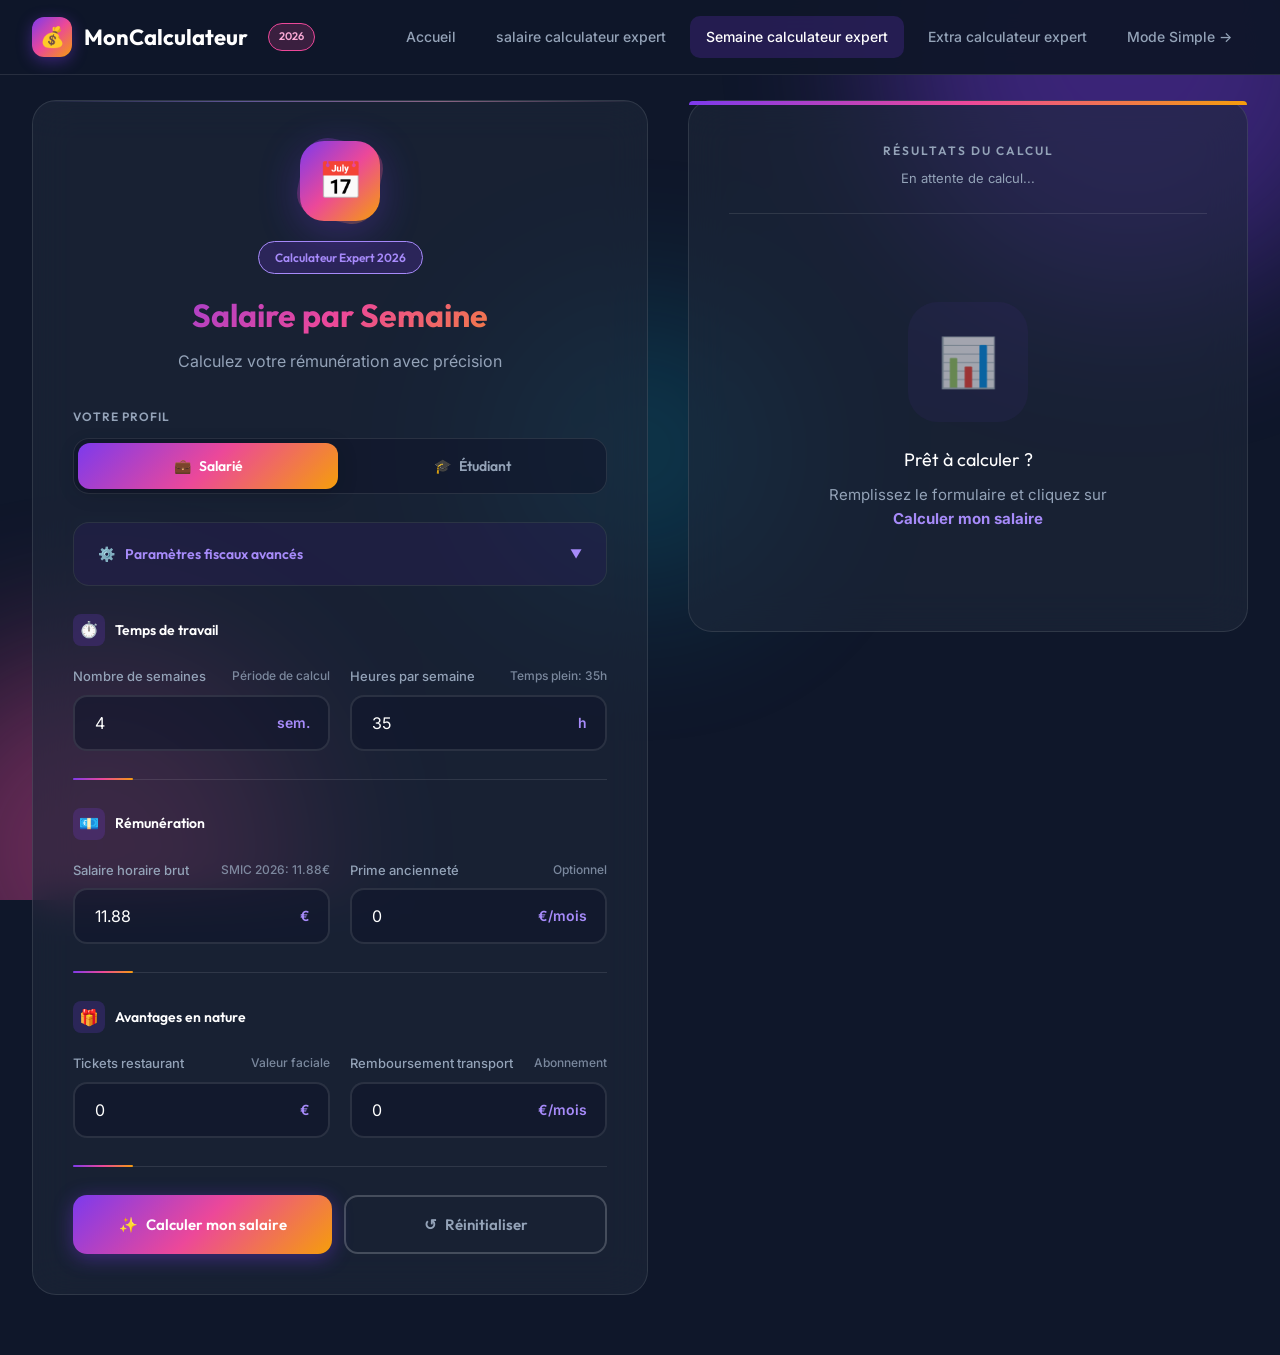
<file: Calculateur-Salaire-par-Semaine-expert.html>
<!DOCTYPE html>
<html lang="fr">
<head>
    <meta charset="UTF-8">
    <meta name="viewport" content="width=device-width, initial-scale=1.0">
    <title>Calculateur Salaire par Semaine 2026 | MonCalculateur</title>
    <style>
        @import url('https://fonts.googleapis.com/css2?family=Outfit:wght@300;400;500;600;700;800&family=Inter:wght@400;500;600&display=swap');

        :root {
            --violet: #7c3aed;
            --violet-light: #a78bfa;
            --violet-dark: #5b21b6;
            --rose: #ec4899;
            --rose-light: #f9a8d4;
            --cyan: #06b6d4;
            --cyan-light: #67e8f9;
            --amber: #f59e0b;
            --emerald: #10b981;
            --slate-900: #0f172a;
            --slate-800: #1e293b;
            --slate-700: #334155;
            --slate-400: #94a3b8;
            --white: #ffffff;
            
            --gradient-main: linear-gradient(135deg, var(--violet) 0%, var(--rose) 50%, var(--amber) 100%);
            --gradient-cool: linear-gradient(135deg, var(--cyan) 0%, var(--violet) 100%);
        }

        * {
            margin: 0;
            padding: 0;
            box-sizing: border-box;
        }

        html {
            scroll-behavior: smooth;
        }

        body {
            font-family: 'Inter', sans-serif;
            background: var(--slate-900);
            color: var(--white);
            min-height: 100vh;
            line-height: 1.6;
        }

        /* Ambient background */
        .ambient-bg {
            position: fixed;
            top: 0;
            left: 0;
            width: 100%;
            height: 100%;
            overflow: hidden;
            pointer-events: none;
            z-index: 0;
        }

        .blob {
            position: absolute;
            border-radius: 50%;
            filter: blur(80px);
            opacity: 0.4;
            animation: float 20s ease-in-out infinite;
        }

        .blob-1 {
            width: 500px;
            height: 500px;
            background: var(--violet);
            top: -200px;
            right: -100px;
        }

        .blob-2 {
            width: 400px;
            height: 400px;
            background: var(--rose);
            bottom: -150px;
            left: -100px;
            animation-delay: -7s;
        }

        .blob-3 {
            width: 300px;
            height: 300px;
            background: var(--cyan);
            top: 50%;
            left: 50%;
            margin-left: -150px;
            margin-top: -150px;
            animation-delay: -14s;
            opacity: 0.2;
        }

        @keyframes float {
            0%, 100% { transform: translate(0, 0) scale(1); }
            33% { transform: translate(30px, -30px) scale(1.05); }
            66% { transform: translate(-20px, 20px) scale(0.95); }
        }

        /* Navigation */
        .nav {
            position: fixed;
            top: 0;
            left: 0;
            right: 0;
            background: rgba(15, 23, 42, 0.95);
            backdrop-filter: blur(20px);
            border-bottom: 1px solid rgba(255, 255, 255, 0.1);
            padding: 16px 32px;
            display: flex;
            justify-content: space-between;
            align-items: center;
            z-index: 100;
        }

        .logo {
            display: flex;
            align-items: center;
            gap: 12px;
            font-family: 'Outfit', sans-serif;
            font-size: 22px;
            font-weight: 700;
            color: var(--white);
            text-decoration: none;
        }

        .logo-icon {
            width: 40px;
            height: 40px;
            background: var(--gradient-main);
            border-radius: 12px;
            display: flex;
            align-items: center;
            justify-content: center;
            font-size: 20px;
            box-shadow: 0 4px 15px rgba(124, 58, 237, 0.4);
        }

        .logo-badge {
            background: rgba(236, 72, 153, 0.2);
            border: 1px solid var(--rose);
            color: var(--rose-light);
            font-size: 11px;
            padding: 4px 10px;
            border-radius: 20px;
            font-weight: 600;
            margin-left: 8px;
        }

        .nav-links {
            display: flex;
            gap: 8px;
        }

        .nav-links a {
            color: var(--slate-400);
            text-decoration: none;
            padding: 10px 16px;
            font-size: 14px;
            font-weight: 500;
            border-radius: 10px;
            transition: all 0.3s;
        }

        .nav-links a:hover, .nav-links a.active {
            color: var(--white);
            background: rgba(124, 58, 237, 0.2);
        }

        /* Main */
        .main {
            padding: 100px 32px 60px;
            max-width: 1280px;
            margin: 0 auto;
            position: relative;
            z-index: 1;
        }

        .wrapper {
            display: grid;
            grid-template-columns: 1.1fr 1fr;
            gap: 40px;
            align-items: start;
        }

        @media (max-width: 1024px) {
            .wrapper {
                grid-template-columns: 1fr;
            }
        }

        /* Cards */
        .card {
            background: rgba(30, 41, 59, 0.6);
            backdrop-filter: blur(20px);
            border: 1px solid rgba(255, 255, 255, 0.1);
            border-radius: 24px;
            padding: 40px;
            position: relative;
            overflow: hidden;
            transition: all 0.4s ease;
        }

        .card::before {
            content: '';
            position: absolute;
            top: 0;
            left: 0;
            right: 0;
            height: 1px;
            background: linear-gradient(90deg, transparent, var(--violet-light), var(--rose-light), transparent);
            opacity: 0.5;
        }

        .card:hover {
            border-color: rgba(124, 58, 237, 0.3);
            box-shadow: 0 25px 50px rgba(0, 0, 0, 0.5);
        }

        /* Header */
        .header {
            text-align: center;
            margin-bottom: 32px;
        }

        .header-mascot {
            width: 80px;
            height: 80px;
            margin: 0 auto 20px;
            position: relative;
        }

        .mascot-bg {
            position: absolute;
            inset: 0;
            background: var(--gradient-main);
            border-radius: 24px;
            transform: rotate(12deg);
            opacity: 0.3;
            animation: pulse 4s ease-in-out infinite;
        }

        @keyframes pulse {
            0%, 100% { transform: rotate(12deg) scale(1); opacity: 0.3; }
            50% { transform: rotate(12deg) scale(1.1); opacity: 0.5; }
        }

        .mascot-icon {
            position: relative;
            width: 100%;
            height: 100%;
            background: var(--gradient-main);
            border-radius: 24px;
            display: flex;
            align-items: center;
            justify-content: center;
            font-size: 36px;
            box-shadow: 0 10px 40px rgba(124, 58, 237, 0.3);
        }

        .badge-shine {
            display: inline-block;
            background: rgba(124, 58, 237, 0.2);
            border: 1px solid var(--violet-light);
            color: var(--violet-light);
            font-size: 12px;
            font-weight: 600;
            padding: 6px 16px;
            border-radius: 20px;
            margin-bottom: 16px;
            font-family: 'Outfit', sans-serif;
        }

        .header h1 {
            font-family: 'Outfit', sans-serif;
            font-size: 32px;
            font-weight: 700;
            margin-bottom: 8px;
            background: var(--gradient-main);
            -webkit-background-clip: text;
            -webkit-text-fill-color: transparent;
        }

        .header p {
            color: var(--slate-400);
            font-size: 16px;
        }

        /* Profile Selector */
        .profile-section {
            margin-bottom: 28px;
        }

        .section-label {
            font-family: 'Outfit', sans-serif;
            font-size: 12px;
            font-weight: 600;
            color: var(--slate-400);
            text-transform: uppercase;
            letter-spacing: 1px;
            margin-bottom: 12px;
            display: block;
        }

        .profile-tabs {
            display: flex;
            background: rgba(15, 23, 42, 0.6);
            border: 1px solid rgba(255, 255, 255, 0.1);
            border-radius: 16px;
            padding: 4px;
            gap: 4px;
        }

        .profile-tab {
            flex: 1;
            padding: 14px 20px;
            background: transparent;
            border: none;
            border-radius: 12px;
            color: var(--slate-400);
            font-size: 14px;
            font-weight: 600;
            cursor: pointer;
            transition: all 0.3s;
            display: flex;
            align-items: center;
            justify-content: center;
            gap: 8px;
            font-family: 'Outfit', sans-serif;
        }

        .profile-tab:hover {
            color: var(--white);
            background: rgba(255, 255, 255, 0.05);
        }

        .profile-tab.active {
            background: var(--white);
            color: var(--slate-900);
            box-shadow: 0 4px 20px rgba(0, 0, 0, 0.2);
        }

        .profile-tab.active.salarie {
            background: var(--gradient-main);
            color: var(--white);
        }

        .profile-tab.active.etudiant {
            background: var(--gradient-cool);
            color: var(--white);
        }

        /* Form Sections */
        .form-section {
            margin-bottom: 28px;
            padding-bottom: 28px;
            border-bottom: 1px solid rgba(255, 255, 255, 0.1);
            position: relative;
        }

        .form-section::after {
            content: '';
            position: absolute;
            bottom: -1px;
            left: 0;
            width: 60px;
            height: 2px;
            background: var(--gradient-main);
            border-radius: 2px;
        }

        .form-section:last-of-type {
            border-bottom: none;
            margin-bottom: 0;
            padding-bottom: 0;
        }

        .form-section:last-of-type::after {
            display: none;
        }

        .form-title {
            font-family: 'Outfit', sans-serif;
            font-size: 14px;
            font-weight: 600;
            color: var(--white);
            margin-bottom: 20px;
            display: flex;
            align-items: center;
            gap: 10px;
        }

        .form-title span {
            width: 32px;
            height: 32px;
            background: rgba(124, 58, 237, 0.2);
            border-radius: 8px;
            display: flex;
            align-items: center;
            justify-content: center;
            font-size: 16px;
        }

        .input-grid {
            display: grid;
            grid-template-columns: 1fr 1fr;
            gap: 20px;
        }

        @media (max-width: 640px) {
            .input-grid {
                grid-template-columns: 1fr;
            }
        }

        .input-group {
            display: flex;
            flex-direction: column;
            gap: 8px;
        }

        .input-label {
            font-size: 13px;
            font-weight: 500;
            color: var(--slate-400);
            display: flex;
            justify-content: space-between;
        }

        .input-hint {
            font-size: 12px;
            color: var(--slate-400);
            opacity: 0.8;
        }

        .input-wrap {
            position: relative;
        }

        .input {
            width: 100%;
            padding: 16px 20px;
            background: rgba(15, 23, 42, 0.6);
            border: 2px solid rgba(255, 255, 255, 0.1);
            border-radius: 14px;
            color: var(--white);
            font-size: 16px;
            font-family: 'Inter', sans-serif;
            transition: all 0.3s;
            outline: none;
        }

        .input:focus {
            border-color: var(--violet-light);
            box-shadow: 0 0 0 4px rgba(124, 58, 237, 0.1);
        }

        .input-suffix {
            position: absolute;
            right: 20px;
            top: 50%;
            transform: translateY(-50%);
            color: var(--violet-light);
            font-weight: 600;
            font-size: 14px;
            pointer-events: none;
        }

        /* Parameters Accordion */
        .params-accordion {
            border: 1px solid rgba(255, 255, 255, 0.1);
            border-radius: 16px;
            margin-bottom: 28px;
            overflow: hidden;
            background: rgba(15, 23, 42, 0.4);
        }

        .params-header {
            padding: 18px 24px;
            background: rgba(124, 58, 237, 0.1);
            cursor: pointer;
            display: flex;
            justify-content: space-between;
            align-items: center;
            transition: all 0.3s;
        }

        .params-header:hover {
            background: rgba(124, 58, 237, 0.15);
        }

        .params-title {
            font-family: 'Outfit', sans-serif;
            font-size: 14px;
            font-weight: 600;
            color: var(--violet-light);
            display: flex;
            align-items: center;
            gap: 10px;
        }

        .params-chevron {
            color: var(--violet-light);
            transition: transform 0.3s;
            font-size: 12px;
        }

        .params-chevron.open {
            transform: rotate(180deg);
        }

        .params-body {
            max-height: 0;
            overflow: hidden;
            transition: max-height 0.4s ease-out;
        }

        .params-body.open {
            max-height: 1000px;
            padding: 24px;
        }

        /* Mode Selector */
        .param-mode-selector {
            display: flex;
            gap: 8px;
            margin-bottom: 20px;
            padding-bottom: 20px;
            border-bottom: 1px solid rgba(255, 255, 255, 0.05);
        }

        .mode-btn {
            padding: 8px 16px;
            background: rgba(255, 255, 255, 0.05);
            border: 1px solid rgba(255, 255, 255, 0.1);
            border-radius: 8px;
            color: var(--slate-400);
            font-size: 13px;
            font-weight: 500;
            cursor: pointer;
            transition: all 0.2s;
        }

        .mode-btn:hover {
            color: var(--white);
            background: rgba(255, 255, 255, 0.1);
        }

        .mode-btn.active {
            background: var(--violet);
            color: var(--white);
            border-color: var(--violet);
        }

        .param-row {
            display: flex;
            justify-content: space-between;
            align-items: center;
            margin-bottom: 14px;
            padding-bottom: 14px;
            border-bottom: 1px solid rgba(255, 255, 255, 0.05);
            transition: all 0.3s;
        }

        .param-row:hover {
            padding-left: 8px;
            border-bottom-color: rgba(124, 58, 237, 0.3);
        }

        .param-row:last-child {
            margin-bottom: 0;
            padding-bottom: 0;
            border-bottom: none;
        }

        .param-label {
            font-size: 14px;
            color: var(--slate-400);
            transition: color 0.3s;
        }

        .param-row:hover .param-label {
            color: var(--white);
        }

        .param-input-wrap {
            display: flex;
            align-items: center;
            gap: 8px;
        }

        .param-input {
            width: 100px;
            padding: 10px 14px;
            background: rgba(15, 23, 42, 0.6);
            border: 1px solid rgba(255, 255, 255, 0.1);
            border-radius: 10px;
            color: var(--white);
            font-size: 15px;
            text-align: right;
            font-weight: 500;
            transition: all 0.2s;
        }

        .param-input:focus {
            border-color: var(--violet-light);
            outline: none;
        }

        .param-unit {
            color: var(--slate-400);
            font-size: 13px;
            min-width: 40px;
            text-align: left;
        }

        .param-summary {
            margin-top: 20px;
            padding: 16px;
            background: rgba(124, 58, 237, 0.1);
            border-radius: 12px;
            display: flex;
            justify-content: space-between;
            align-items: center;
        }

        .param-summary-label {
            font-size: 14px;
            color: var(--slate-400);
        }

        .param-summary-value {
            font-family: 'Outfit', sans-serif;
            font-size: 18px;
            font-weight: 700;
            color: var(--violet-light);
        }

        /* Buttons */
        .actions {
            display: flex;
            gap: 12px;
            margin-top: 8px;
        }

        .btn {
            flex: 1;
            padding: 18px 28px;
            border: none;
            border-radius: 14px;
            font-size: 15px;
            font-weight: 600;
            cursor: pointer;
            transition: all 0.3s;
            font-family: 'Outfit', sans-serif;
            display: flex;
            align-items: center;
            justify-content: center;
            gap: 8px;
            position: relative;
            overflow: hidden;
        }

        .btn-primary {
            background: var(--gradient-main);
            color: var(--white);
            box-shadow: 0 4px 20px rgba(124, 58, 237, 0.4);
        }

        .btn-primary:hover {
            transform: translateY(-2px);
            box-shadow: 0 8px 30px rgba(124, 58, 237, 0.5);
        }

        .btn-primary::after {
            content: '';
            position: absolute;
            top: -50%;
            left: -50%;
            width: 200%;
            height: 200%;
            background: linear-gradient(90deg, transparent, rgba(255,255,255,0.3), transparent);
            transform: rotate(45deg);
            transition: all 0.5s;
            opacity: 0;
        }

        .btn-primary:hover::after {
            animation: rollShine 0.8s ease-out;
        }

        @keyframes rollShine {
            0% { transform: translateX(-100%) translateY(-100%) rotate(45deg); opacity: 0; }
            50% { opacity: 1; }
            100% { transform: translateX(100%) translateY(100%) rotate(45deg); opacity: 0; }
        }

        .btn-secondary {
            background: transparent;
            border: 2px solid rgba(255, 255, 255, 0.2);
            color: var(--slate-400);
        }

        .btn-secondary:hover {
            border-color: var(--rose);
            color: var(--rose-light);
            background: rgba(236, 72, 153, 0.1);
        }

        /* Results Card */
        .results-card {
            background: rgba(30, 41, 59, 0.6);
            backdrop-filter: blur(20px);
            border: 1px solid rgba(255, 255, 255, 0.1);
            border-radius: 24px;
            padding: 40px;
            position: relative;
            scroll-margin-top: 120px;
        }

        .results-card::before {
            content: '';
            position: absolute;
            top: 0;
            left: 0;
            right: 0;
            height: 4px;
            background: var(--gradient-main);
            border-radius: 4px 4px 0 0;
        }

        .results-header {
            text-align: center;
            margin-bottom: 28px;
            padding-bottom: 24px;
            border-bottom: 1px solid rgba(255, 255, 255, 0.1);
        }

        .results-label {
            font-family: 'Outfit', sans-serif;
            font-size: 12px;
            font-weight: 600;
            color: var(--slate-400);
            text-transform: uppercase;
            letter-spacing: 2px;
            margin-bottom: 8px;
        }

        .results-date {
            font-size: 13px;
            color: var(--slate-400);
        }

        /* Main Result */
        .result-hero {
            background: var(--gradient-main);
            border-radius: 20px;
            padding: 40px;
            text-align: center;
            margin-bottom: 28px;
            position: relative;
            overflow: hidden;
            box-shadow: 0 20px 60px rgba(124, 58, 237, 0.3);
            opacity: 0;
            transform: translateY(30px) scale(0.95);
            animation: rollIn 0.6s cubic-bezier(0.34, 1.56, 0.64, 1) forwards;
        }

        @keyframes rollIn {
            to {
                opacity: 1;
                transform: translateY(0) scale(1);
            }
        }

        .result-hero::before {
            content: '';
            position: absolute;
            top: -50%;
            left: -50%;
            width: 200%;
            height: 200%;
            background: radial-gradient(circle, rgba(255,255,255,0.2) 0%, transparent 60%);
            animation: shimmer 8s ease-in-out infinite;
        }

        @keyframes shimmer {
            0%, 100% { transform: translate(0, 0) rotate(0deg); }
            50% { transform: translate(10px, 10px) rotate(180deg); }
        }

        .result-hero.etudiant {
            background: var(--gradient-cool);
            box-shadow: 0 20px 60px rgba(6, 182, 212, 0.3);
        }

        .result-label-main {
            font-size: 13px;
            font-weight: 600;
            text-transform: uppercase;
            letter-spacing: 1px;
            opacity: 0.9;
            margin-bottom: 12px;
            position: relative;
        }

        .result-value {
            font-family: 'Outfit', sans-serif;
            font-size: 48px;
            font-weight: 800;
            color: var(--white);
            margin-bottom: 8px;
            position: relative;
            text-shadow: 0 2px 10px rgba(0,0,0,0.2);
            letter-spacing: -1px;
            opacity: 0;
            transform: translateY(20px);
            animation: rollUp 0.5s ease-out 0.3s forwards;
        }

        @keyframes rollUp {
            to {
                opacity: 1;
                transform: translateY(0);
            }
        }

        .result-period {
            font-size: 15px;
            opacity: 0.9;
            position: relative;
            opacity: 0;
            animation: fadeIn 0.4s ease-out 0.5s forwards;
        }

        @keyframes fadeIn {
            to { opacity: 0.9; }
        }

        /* Breakdown */
        .breakdown {
            display: flex;
            flex-direction: column;
            gap: 12px;
            margin-bottom: 24px;
        }

        .breakdown-item {
            display: flex;
            justify-content: space-between;
            align-items: center;
            padding: 16px 20px;
            background: rgba(15, 23, 42, 0.4);
            border: 1px solid rgba(255, 255, 255, 0.05);
            border-radius: 12px;
            transition: all 0.3s;
            opacity: 0;
            transform: translateX(-30px);
            animation: slideIn 0.4s ease-out forwards;
        }

        .breakdown-item:nth-child(1) { animation-delay: 0.1s; }
        .breakdown-item:nth-child(2) { animation-delay: 0.2s; }
        .breakdown-item:nth-child(3) { animation-delay: 0.3s; }
        .breakdown-item:nth-child(4) { animation-delay: 0.4s; }

        @keyframes slideIn {
            to {
                opacity: 1;
                transform: translateX(0);
            }
        }

        .breakdown-item:hover {
            background: rgba(15, 23, 42, 0.6);
            border-color: rgba(124, 58, 237, 0.2);
            transform: translateX(4px);
        }

        .breakdown-item.positive { border-left: 3px solid var(--emerald); }
        .breakdown-item.negative { border-left: 3px solid var(--rose); }
        .breakdown-item.highlight { 
            border-left: 3px solid var(--violet);
            background: rgba(124, 58, 237, 0.1);
        }

        .breakdown-label {
            font-size: 14px;
            color: var(--slate-400);
            display: flex;
            align-items: center;
            gap: 10px;
        }

        .breakdown-value {
            font-family: 'Outfit', sans-serif;
            font-size: 17px;
            font-weight: 600;
            color: var(--white);
        }

        .breakdown-value.positive { color: var(--emerald); }
        .breakdown-value.negative { color: var(--rose); }
        .breakdown-value.highlight { color: var(--violet-light); }

        /* Stats Grid */
        .stats-grid {
            display: grid;
            grid-template-columns: repeat(2, 1fr);
            gap: 12px;
            margin-bottom: 24px;
        }

        .stat-box {
            padding: 20px;
            background: rgba(15, 23, 42, 0.4);
            border: 1px solid rgba(255, 255, 255, 0.05);
            border-radius: 12px;
            text-align: center;
            transition: all 0.3s;
            opacity: 0;
            transform: scale(0.9);
            animation: popIn 0.3s ease-out forwards;
        }

        .stat-box:nth-child(1) { animation-delay: 0.5s; }
        .stat-box:nth-child(2) { animation-delay: 0.6s; }
        .stat-box:nth-child(3) { animation-delay: 0.7s; }
        .stat-box:nth-child(4) { animation-delay: 0.8s; }

        @keyframes popIn {
            to {
                opacity: 1;
                transform: scale(1);
            }
        }

        .stat-box:hover {
            transform: translateY(-2px);
            border-color: rgba(124, 58, 237, 0.2);
        }

        .stat-label {
            font-size: 11px;
            color: var(--slate-400);
            text-transform: uppercase;
            letter-spacing: 0.5px;
            margin-bottom: 8px;
        }

        .stat-value {
            font-family: 'Outfit', sans-serif;
            font-size: 20px;
            font-weight: 700;
            color: var(--white);
        }

        .stat-value.violet { color: var(--violet-light); }
        .stat-value.emerald { color: var(--emerald); }
        .stat-value.amber { color: var(--amber); }
        .stat-value.rose { color: var(--rose-light); }

        /* Info Note */
        .info-note {
            padding: 20px;
            background: rgba(16, 185, 129, 0.1);
            border: 1px solid rgba(16, 185, 129, 0.2);
            border-radius: 12px;
            font-size: 14px;
            color: var(--emerald);
            line-height: 1.6;
            opacity: 0;
            animation: fadeIn 0.4s ease-out 0.9s forwards;
        }

        .info-note.warning {
            background: rgba(245, 158, 11, 0.1);
            border-color: rgba(245, 158, 11, 0.2);
            color: var(--amber);
        }

        /* Empty State */
        .empty-state {
            text-align: center;
            padding: 60px 20px;
        }

        .empty-illustration {
            width: 120px;
            height: 120px;
            margin: 0 auto 24px;
            background: rgba(124, 58, 237, 0.1);
            border-radius: 30px;
            display: flex;
            align-items: center;
            justify-content: center;
            font-size: 48px;
            opacity: 0.6;
            animation: float 6s ease-in-out infinite;
        }

        .empty-title {
            font-family: 'Outfit', sans-serif;
            font-size: 18px;
            color: var(--white);
            margin-bottom: 8px;
        }

        .empty-text {
            color: var(--slate-400);
            font-size: 15px;
            line-height: 1.6;
        }

        /* Toast */
        .toast {
            position: fixed;
            bottom: 24px;
            right: 24px;
            padding: 16px 24px;
            background: var(--slate-800);
            border: 1px solid rgba(255, 255, 255, 0.1);
            border-radius: 12px;
            color: var(--white);
            font-weight: 500;
            z-index: 1000;
            animation: slideUp 0.3s ease;
            display: flex;
            align-items: center;
            gap: 12px;
            box-shadow: 0 20px 40px rgba(0, 0, 0, 0.4);
        }

        @keyframes slideUp {
            from { opacity: 0; transform: translateY(20px); }
            to { opacity: 1; transform: translateY(0); }
        }

        .toast.success { border-color: var(--emerald); }
        .toast.error { border-color: var(--rose); }
        .toast.info { border-color: var(--violet-light); }

        /* ============================================
           ANIMATIONS D'ENTRÉE SMOOTH - EXPERT
           ============================================ */

        @keyframes slide-in-up {
            from {
                opacity: 0;
                transform: translateY(30px);
            }
            to {
                opacity: 1;
                transform: translateY(0);
            }
        }

        @keyframes slide-in-left {
            from {
                opacity: 0;
                transform: translateX(-30px);
            }
            to {
                opacity: 1;
                transform: translateX(0);
            }
        }

        @keyframes slide-in-right {
            from {
                opacity: 0;
                transform: translateX(30px);
            }
            to {
                opacity: 1;
                transform: translateX(0);
            }
        }

        @keyframes scale-in {
            from {
                opacity: 0;
                transform: scale(0.9);
            }
            to {
                opacity: 1;
                transform: scale(1);
            }
        }

        @keyframes shake {
            0%, 100% { transform: translateX(0); }
            25% { transform: translateX(-10px); }
            75% { transform: translateX(10px); }
        }

        /* Application des animations aux éléments */
        .card {
            animation: slide-in-left 0.6s cubic-bezier(0.16, 1, 0.3, 1) both;
        }

        .results-card {
            animation: slide-in-right 0.6s cubic-bezier(0.16, 1, 0.3, 1) 0.1s both;
        }

        .header-mascot {
            animation: scale-in 0.5s cubic-bezier(0.34, 1.56, 0.64, 1) 0.2s both;
        }

        .profile-tabs {
            animation: slide-in-up 0.5s ease-out 0.3s both;
        }

        .params-accordion {
            animation: slide-in-up 0.5s ease-out 0.4s both;
        }

        .form-section {
            animation: slide-in-up 0.5s ease-out 0.5s both;
        }

        .actions {
            animation: slide-in-up 0.5s ease-out 0.6s both;
        }

        .info-note {
            animation: fadeIn 0.4s ease-out 0.7s both;
        }

        /* Toast amélioré - slide depuis la droite */
        .toast {
            animation: slide-in-right 0.3s ease;
        }

        /* Utility */
        .hidden { display: none !important; }

        /* Responsive */
        @media (max-width: 1024px) {
            .results-card {
                position: relative;
                top: 0;
            }
        }

        @media (max-width: 768px) {
            .nav { padding: 12px 20px; }
            .nav-links { display: none; }
            .main { padding: 80px 20px 40px; }
            .card, .results-card { padding: 28px; }
            .result-value { font-size: 36px; }
            .actions { flex-direction: column; }
            .input-grid { grid-template-columns: 1fr; }
        }

        /* Auto-update indicator */
        .auto-update-badge {
            display: inline-flex;
            align-items: center;
            gap: 6px;
            font-size: 11px;
            color: var(--emerald);
            background: rgba(16, 185, 129, 0.1);
            padding: 4px 10px;
            border-radius: 20px;
            margin-left: 10px;
            opacity: 0;
            transition: opacity 0.3s;
        }

        .auto-update-badge.active {
            opacity: 1;
            animation: pulse 2s infinite;
        }

        @keyframes pulse {
            0%, 100% { opacity: 1; }
            50% { opacity: 0.5; }
        }
    </style>
<base target="_blank">
</head>
<body>
    <!-- Ambient background -->
    <div class="ambient-bg">
        <div class="blob blob-1"></div>
        <div class="blob blob-2"></div>
        <div class="blob blob-3"></div>
    </div>

    <!-- Navigation -->
    <nav class="nav">
        <a href="#" class="logo">
            <div class="logo-icon">💰</div>
            <span>MonCalculateur</span>
            <span class="logo-badge">2026</span>
        </a>
        <div class="nav-links">
            <a href="accueil.html">Accueil</a>
            <a href="calculateur-expert.html">salaire calculateur expert</a>
            <a href="Calculateur-Salaire-par-Semaine-expert.html" class="active">Semaine calculateur expert</a>
            <a href="calculateur-extra-expert.html">Extra calculateur expert</a>
            <a href="calculateur.html" class="mode-switch">Mode Simple →</a>
        </div>
    </nav>

    <!-- Main -->
    <main class="main">
        <div class="wrapper">
            
            <!-- Form Column -->
            <div class="card">
                <div class="header">
                    <div class="header-mascot">
                        <div class="mascot-bg"></div>
                        <div class="mascot-icon">📅</div>
                    </div>
                    <div class="badge-shine">Calculateur Expert 2026</div>
                    <h1>Salaire par Semaine</h1>
                    <p>Calculez votre rémunération avec précision</p>
                </div>

                <!-- Profile Selector -->
                <div class="profile-section">
                    <span class="section-label">Votre profil</span>
                    <div class="profile-tabs">
                        <button class="profile-tab active salarie" id="btn-salarie" onclick="setProfile('salarie')">
                            <span>💼</span> Salarié
                        </button>
                        <button class="profile-tab etudiant" id="btn-etudiant" onclick="setProfile('etudiant')">
                            <span>🎓</span> Étudiant
                        </button>
                    </div>
                </div>

                <!-- Parameters Accordion -->
                <div class="params-accordion">
                    <div class="params-header" onclick="toggleParams()">
                        <div class="params-title">
                            <span>⚙️</span> Paramètres fiscaux avancés
                            <span class="auto-update-badge" id="auto-update-badge">
                                <span>⟳</span> Auto
                            </span>
                        </div>
                        <span class="params-chevron" id="params-chevron">▼</span>
                    </div>
                    <div class="params-body" id="params-body">
                        
                        <!-- Mode Selector -->
                        <div class="param-mode-selector">
                            <button class="mode-btn active" id="mode-pourcent" onclick="setParamMode('pourcent')">
                                En pourcentage (%)
                            </button>
                            <button class="mode-btn" id="mode-device" onclick="setParamMode('device')">
                                En devise (€)
                            </button>
                        </div>

                        <div class="param-row">
                            <span class="param-label">SMIC horaire 2026</span>
                            <div class="param-input-wrap">
                                <input type="number" class="param-input" id="taux-smic" value="11.88" step="0.01" readonly>
                                <span class="param-unit">€/h</span>
                            </div>
                        </div>
                        
                        <div style="margin-top: 20px; padding-top: 20px; border-top: 1px solid rgba(255,255,255,0.05);">
                            <div class="param-row">
                                <span class="param-label">Maladie</span>
                                <div class="param-input-wrap">
                                    <input type="number" class="param-input" id="taux-maladie" value="0" step="0.01">
                                    <span class="param-unit" id="unit-maladie">%</span>
                                </div>
                            </div>
                            <div class="param-row">
                                <span class="param-label">Retraite de base</span>
                                <div class="param-input-wrap">
                                    <input type="number" class="param-input" id="taux-retraite-base" value="6.9" step="0.01">
                                    <span class="param-unit" id="unit-retraite-base">%</span>
                                </div>
                            </div>
                            <div class="param-row">
                                <span class="param-label">Retraite complémentaire</span>
                                <div class="param-input-wrap">
                                    <input type="number" class="param-input" id="taux-retraite-comp" value="3.86" step="0.01">
                                    <span class="param-unit" id="unit-retraite-comp">%</span>
                                </div>
                            </div>
                            <div class="param-row">
                                <span class="param-label">Assurance chômage</span>
                                <div class="param-input-wrap">
                                    <input type="number" class="param-input" id="taux-chomage" value="3.84" step="0.01">
                                    <span class="param-unit" id="unit-chomage">%</span>
                                </div>
                            </div>
                        </div>

                        <div class="param-summary">
                            <span class="param-summary-label">Total prélèvements</span>
                            <span class="param-summary-value" id="total-prelevements">~24.44%</span>
                        </div>
                    </div>
                </div>

                <!-- Form -->
                <form id="salary-form" onsubmit="event.preventDefault(); calculate();">
                    
                    <div class="form-section">
                        <h3 class="form-title">
                            <span>⏱️</span> Temps de travail
                        </h3>
                        <div class="input-grid">
                            <div class="input-group">
                                <label class="input-label">
                                    <span>Nombre de semaines</span>
                                    <span class="input-hint">Période de calcul</span>
                                </label>
                                <div class="input-wrap">
                                    <input type="number" class="input" id="semaines" min="1" max="52" value="4" step="1" required>
                                    <span class="input-suffix">sem.</span>
                                </div>
                            </div>
                            
                            <div class="input-group">
                                <label class="input-label">
                                    <span>Heures par semaine</span>
                                    <span class="input-hint">Temps plein: 35h</span>
                                </label>
                                <div class="input-wrap">
                                    <input type="number" class="input" id="heures-semaine" min="1" max="48" value="35" step="0.5" required>
                                    <span class="input-suffix">h</span>
                                </div>
                            </div>
                        </div>
                    </div>

                    <div class="form-section">
                        <h3 class="form-title">
                            <span>💶</span> Rémunération
                        </h3>
                        <div class="input-grid">
                            <div class="input-group">
                                <label class="input-label">
                                    <span>Salaire horaire brut</span>
                                    <span class="input-hint">SMIC 2026: 11.88€</span>
                                </label>
                                <div class="input-wrap">
                                    <input type="number" class="input" id="taux-horaire" min="11.88" value="11.88" step="0.01" required oninput="onSalaryChange()">
                                    <span class="input-suffix">€</span>
                                </div>
                            </div>
                            
                            <div class="input-group">
                                <label class="input-label">
                                    <span>Prime ancienneté</span>
                                    <span class="input-hint">Optionnel</span>
                                </label>
                                <div class="input-wrap">
                                    <input type="number" class="input" id="prime-anciennete" min="0" value="0" step="0.01">
                                    <span class="input-suffix">€/mois</span>
                                </div>
                            </div>
                        </div>
                    </div>

                    <div class="form-section">
                        <h3 class="form-title">
                            <span>🎁</span> Avantages en nature
                        </h3>
                        <div class="input-grid">
                            <div class="input-group">
                                <label class="input-label">
                                    <span>Tickets restaurant</span>
                                    <span class="input-hint">Valeur faciale</span>
                                </label>
                                <div class="input-wrap">
                                    <input type="number" class="input" id="tickets-restaurant" min="0" value="0" step="1">
                                    <span class="input-suffix">€</span>
                                </div>
                            </div>
                            
                            <div class="input-group">
                                <label class="input-label">
                                    <span>Remboursement transport</span>
                                    <span class="input-hint">Abonnement</span>
                                </label>
                                <div class="input-wrap">
                                    <input type="number" class="input" id="remboursement-transport" min="0" value="0" step="0.01">
                                    <span class="input-suffix">€/mois</span>
                                </div>
                            </div>
                        </div>
                    </div>

                    <div class="actions">
                        <button type="submit" class="btn btn-primary" id="submit-btn">
                            <span>✨</span> Calculer mon salaire
                        </button>
                        <button type="button" class="btn btn-secondary" onclick="resetForm()">
                            <span>↺</span> Réinitialiser
                        </button>
                    </div>
                </form>
            </div>

            <!-- Results Column -->
            <div class="results-card" id="results-anchor">
                <div class="results-header">
                    <div class="results-label">Résultats du calcul</div>
                    <div class="results-date" id="calc-date">En attente de calcul...</div>
                </div>

                <!-- Empty State -->
                <div id="empty-state" class="empty-state">
                    <div class="empty-illustration">📊</div>
                    <div class="empty-title">Prêt à calculer ?</div>
                    <div class="empty-text">
                        Remplissez le formulaire et cliquez sur<br>
                        <strong style="color: var(--violet-light);">Calculer mon salaire</strong>
                    </div>
                </div>

                <!-- Results Content -->
                <div id="results-content" class="hidden">
                    
                    <div class="result-hero" id="result-hero">
                        <div class="result-label-main">Salaire Net à Payer</div>
                        <div class="result-value" id="net-payer">0,00 €</div>
                        <div class="result-period" id="period-text">pour 4 semaines</div>
                    </div>

                    <div class="breakdown">
                        <div class="breakdown-item highlight">
                            <span class="breakdown-label">
                                <span style="color: var(--violet-light);">◆</span> Salaire brut total
                            </span>
                            <span class="breakdown-value highlight" id="brut-total">0,00 €</span>
                        </div>
                        
                        <div class="breakdown-item negative">
                            <span class="breakdown-label">
                                <span style="color: var(--rose);">◆</span> Charges salariales
                            </span>
                            <span class="breakdown-value negative" id="charges-total">-0,00 €</span>
                        </div>
                        
                        <div class="breakdown-item negative" id="impot-row" style="display: none;">
                            <span class="breakdown-label">
                                <span style="color: var(--amber);">◆</span> Impôt sur le revenu
                            </span>
                            <span class="breakdown-value negative" id="impot-montant">-0,00 €</span>
                        </div>
                        
                        <div class="breakdown-item positive">
                            <span class="breakdown-label">
                                <span style="color: var(--emerald);">◆</span> Net avant impôt
                            </span>
                            <span class="breakdown-value positive" id="net-avant-impot">0,00 €</span>
                        </div>
                    </div>

                    <div class="stats-grid">
                        <div class="stat-box">
                            <div class="stat-label">Heures totales</div>
                            <div class="stat-value violet" id="heures-total">0h</div>
                        </div>
                        <div class="stat-box">
                            <div class="stat-label">Taux horaire net</div>
                            <div class="stat-value emerald" id="taux-net">0,00 €</div>
                        </div>
                        <div class="stat-box">
                            <div class="stat-label">Coût employeur</div>
                            <div class="stat-value amber" id="cout-employeur">0,00 €</div>
                        </div>
                        <div class="stat-box">
                            <div class="stat-label">Charges patronales</div>
                            <div class="stat-value rose" id="charges-patronales">0,00 €</div>
                        </div>
                    </div>

                    <div class="info-note" id="info-box">
                        <strong>💡 Bon à savoir :</strong> Ce calcul est basé sur les taux 2026 pour un contrat standard. Les avantages en nature sont inclus dans l'assiette brute de cotisation.
                    </div>
                </div>
            </div>
        </div>
    </main>

    <script>
        // State
        let currentProfile = 'salarie';
        let paramMode = 'pourcent';
        let lastSalaryValue = 11.88;
        
        // Standard rates (percentages)
        const standardRates = {
            maladie: 0,
            retraiteBase: 6.9,
            retraiteComp: 3.86,
            chomage: 3.84
        };
        
        // Student rates (percentages)
        const studentRates = {
            maladie: 0,
            retraiteBase: 0,
            retraiteComp: 0,
            chomage: 0
        };

        // Init
        document.addEventListener('DOMContentLoaded', () => {
            updateTotalPrelevements();
            
            document.querySelectorAll('.param-input').forEach(input => {
                input.addEventListener('input', updateTotalPrelevements);
            });
        });

        // Handle salary input change - auto update params
        function onSalaryChange() {
            const newSalary = parseFloat(document.getElementById('taux-horaire').value) || 11.88;
            
            // Only update if significant change (avoid micro updates while typing)
            if (Math.abs(newSalary - lastSalaryValue) > 0.5) {
                lastSalaryValue = newSalary;
                updateParamsForSalary(newSalary);
                
                // Show auto-update indicator
                const badge = document.getElementById('auto-update-badge');
                badge.classList.add('active');
                setTimeout(() => badge.classList.remove('active'), 2000);
            }
        }

        // Update parameters based on new salary
        function updateParamsForSalary(salary) {
            if (paramMode === 'device') {
                // Calculate new € values based on standard rates
                const baseBrut = salary * 35 * 4; // Monthly base
                
                const rates = currentProfile === 'salarie' ? standardRates : studentRates;
                
                document.getElementById('taux-maladie').value = ((rates.maladie / 100) * baseBrut).toFixed(2);
                document.getElementById('taux-retraite-base').value = ((rates.retraiteBase / 100) * baseBrut).toFixed(2);
                document.getElementById('taux-retraite-comp').value = ((rates.retraiteComp / 100) * baseBrut).toFixed(2);
                document.getElementById('taux-chomage').value = ((rates.chomage / 100) * baseBrut).toFixed(2);
                
                updateTotalPrelevements();
            }
            // In pourcent mode, rates stay the same (percentages don't change with salary)
        }

        // Toggle params
        function toggleParams() {
            const body = document.getElementById('params-body');
            const chevron = document.getElementById('params-chevron');
            body.classList.toggle('open');
            chevron.classList.toggle('open');
        }

        // Set parameter mode (% or €)
        function setParamMode(mode) {
            paramMode = mode;
            
            document.getElementById('mode-pourcent').classList.toggle('active', mode === 'pourcent');
            document.getElementById('mode-device').classList.toggle('active', mode === 'device');
            
            // Get current salary for calculations
            const salary = parseFloat(document.getElementById('taux-horaire').value) || 11.88;
            const baseBrut = salary * 35 * 4;
            
            const params = ['maladie', 'retraite-base', 'retraite-comp', 'chomage'];
            const rates = currentProfile === 'salarie' ? standardRates : studentRates;
            
            params.forEach((param, index) => {
                const input = document.getElementById('taux-' + param);
                const unit = document.getElementById('unit-' + param);
                const rateKey = Object.keys(rates)[index];
                
                if (mode === 'pourcent') {
                    unit.textContent = '%';
                    // Convert € to %
                    input.value = rates[rateKey].toFixed(2);
                } else {
                    unit.textContent = '€';
                    // Convert % to €
                    input.value = ((rates[rateKey] / 100) * baseBrut).toFixed(2);
                }
                
                input.dataset.mode = mode;
            });
            
            updateTotalPrelevements();
            showToast('Mode ' + (mode === 'pourcent' ? 'pourcentage' : 'devise') + ' activé', 'info');
        }

        // Set profile
        function setProfile(profile) {
            currentProfile = profile;
            const btnSalarie = document.getElementById('btn-salarie');
            const btnEtudiant = document.getElementById('btn-etudiant');
            
            const salary = parseFloat(document.getElementById('taux-horaire').value) || 11.88;
            const baseBrut = salary * 35 * 4;
            
            if (profile === 'salarie') {
                btnSalarie.classList.add('active');
                btnEtudiant.classList.remove('active');
                
                if (paramMode === 'pourcent') {
                    document.getElementById('taux-retraite-base').value = standardRates.retraiteBase.toFixed(2);
                    document.getElementById('taux-retraite-comp').value = standardRates.retraiteComp.toFixed(2);
                    document.getElementById('taux-chomage').value = standardRates.chomage.toFixed(2);
                } else {
                    document.getElementById('taux-retraite-base').value = ((standardRates.retraiteBase / 100) * baseBrut).toFixed(2);
                    document.getElementById('taux-retraite-comp').value = ((standardRates.retraiteComp / 100) * baseBrut).toFixed(2);
                    document.getElementById('taux-chomage').value = ((standardRates.chomage / 100) * baseBrut).toFixed(2);
                }
            } else {
                btnSalarie.classList.remove('active');
                btnEtudiant.classList.add('active');
                
                // Student exemptions
                document.getElementById('taux-retraite-base').value = '0';
                document.getElementById('taux-retraite-comp').value = '0';
                document.getElementById('taux-chomage').value = '0';
            }
            
            updateTotalPrelevements();
            showToast('Profil ' + (profile === 'salarie' ? 'Salarié' : 'Étudiant') + ' activé', 'info');
        }

        // Update total
        function updateTotalPrelevements() {
            const fields = ['taux-maladie', 'taux-retraite-base', 'taux-retraite-comp', 'taux-chomage'];
            let total = 0;
            
            fields.forEach(id => {
                total += parseFloat(document.getElementById(id)?.value) || 0;
            });
            
            // Add CSG/CRDS
            if (paramMode === 'pourcent') {
                total += 9.7;
                document.getElementById('total-prelevements').textContent = '~' + total.toFixed(2) + '%';
            } else {
                const salary = parseFloat(document.getElementById('taux-horaire').value) || 11.88;
                const baseBrut = salary * 35 * 4;
                const csgEuro = (baseBrut * 0.9825) * 0.097;
                total += csgEuro;
                document.getElementById('total-prelevements').textContent = '~' + total.toFixed(2) + '€';
            }
        }

        // Calculate with scroll
        function calculate() {
            try {
                const semaines = parseFloat(document.getElementById('semaines').value) || 4;
                const heuresSemaine = parseFloat(document.getElementById('heures-semaine').value) || 35;
                const tauxHoraire = parseFloat(document.getElementById('taux-horaire').value) || 11.88;
                const prime = parseFloat(document.getElementById('prime-anciennete').value) || 0;
                const tickets = parseFloat(document.getElementById('tickets-restaurant').value) || 0;
                const transport = parseFloat(document.getElementById('remboursement-transport').value) || 0;

                const tauxMaladie = parseFloat(document.getElementById('taux-maladie').value) || 0;
                const tauxRetraiteBase = parseFloat(document.getElementById('taux-retraite-base').value) || 0;
                const tauxRetraiteComp = parseFloat(document.getElementById('taux-retraite-comp').value) || 0;
                const tauxChomage = parseFloat(document.getElementById('taux-chomage').value) || 0;

                const heuresTotal = semaines * heuresSemaine;
                const brutBase = heuresTotal * tauxHoraire;
                const avantages = tickets + transport;
                const brutTotal = brutBase + prime + avantages;

                // Calculate charges based on mode
                let maladie, retraiteBase, retraiteComp, chomage;
                
                if (paramMode === 'pourcent') {
                    maladie = brutTotal * (tauxMaladie / 100);
                    retraiteBase = brutTotal * (tauxRetraiteBase / 100);
                    retraiteComp = brutTotal * (tauxRetraiteComp / 100);
                    chomage = brutTotal * (tauxChomage / 100);
                } else {
                    // € values are monthly, adjust for period
                    const ratio = semaines / 4;
                    maladie = tauxMaladie * ratio;
                    retraiteBase = tauxRetraiteBase * ratio;
                    retraiteComp = tauxRetraiteComp * ratio;
                    chomage = tauxChomage * ratio;
                }

                // CSG/CRDS
                const assietteCSG = brutTotal * 0.9825;
                const csgCRDS = assietteCSG * 0.097;

                const totalCharges = maladie + retraiteBase + retraiteComp + chomage + csgCRDS;
                const netAvantImpot = brutTotal - totalCharges;
                const netAPayer = netAvantImpot;

                // Employer cost
                const chargesPat = brutTotal * (currentProfile === 'etudiant' ? 0.25 : 0.45);
                const coutEmployeur = brutTotal + chargesPat;

                // Update UI
                document.getElementById('net-payer').textContent = formatMoney(netAPayer);
                document.getElementById('period-text').textContent = 'pour ' + semaines + ' semaine' + (semaines > 1 ? 's' : '');
                document.getElementById('brut-total').textContent = formatMoney(brutTotal);
                document.getElementById('charges-total').textContent = '-' + formatMoney(totalCharges);
                document.getElementById('net-avant-impot').textContent = formatMoney(netAvantImpot);
                
                document.getElementById('heures-total').textContent = heuresTotal + 'h';
                document.getElementById('taux-net').textContent = formatMoney(netAPayer / heuresTotal) + '/h';
                document.getElementById('cout-employeur').textContent = formatMoney(coutEmployeur);
                document.getElementById('charges-patronales').textContent = formatMoney(chargesPat);
                
                document.getElementById('calc-date').textContent = 'Calcul effectué le ' + new Date().toLocaleDateString('fr-FR');

                // Update hero color
                const hero = document.getElementById('result-hero');
                if (currentProfile === 'etudiant') {
                    hero.classList.add('etudiant');
                } else {
                    hero.classList.remove('etudiant');
                }

                // Info text
                const infoBox = document.getElementById('info-box');
                if (currentProfile === 'etudiant') {
                    infoBox.innerHTML = '<strong>🎓 Mode Étudiant :</strong> Exonérations de cotisations retraite, chômage et réduction CSG/CRDS appliquées selon les conditions légales 2026.';
                    infoBox.className = 'info-note warning';
                } else {
                    infoBox.innerHTML = '<strong>💡 Bon à savoir :</strong> Ce calcul est basé sur les taux 2026 pour un contrat standard. Les avantages en nature sont inclus dans l\'assiette brute.';
                    infoBox.className = 'info-note';
                }

                // Show results
                document.getElementById('empty-state').classList.add('hidden');
                const results = document.getElementById('results-content');
                results.classList.remove('hidden');
                
                // Reset animations
                results.style.animation = 'none';
                results.offsetHeight;
                results.style.animation = null;

                // Scroll to results
                setTimeout(() => {
                    document.getElementById('results-anchor').scrollIntoView({ 
                        behavior: 'smooth', 
                        block: 'start' 
                    });
                }, 100);

                showToast('Calcul effectué avec succès !', 'success');

            } catch (e) {
                console.error(e);
                showToast('Erreur lors du calcul', 'error');
            }
        }

        // Format
        function formatMoney(amount) {
            return amount.toFixed(2).replace('.', ',') + ' €';
        }

        // Reset
        function resetForm() {
            document.getElementById('salary-form').reset();
            document.getElementById('semaines').value = 4;
            document.getElementById('heures-semaine').value = 35;
            document.getElementById('taux-horaire').value = 11.88;
            lastSalaryValue = 11.88;
            
            document.getElementById('empty-state').classList.remove('hidden');
            document.getElementById('results-content').classList.add('hidden');
            document.getElementById('calc-date').textContent = 'En attente de calcul...';
            
            setProfile('salarie');
            paramMode = 'pourcent';
            setParamMode('pourcent');
            
            showToast('Formulaire réinitialisé', 'info');
        }

        // Toast
        function showToast(message, type) {
            document.querySelectorAll('.toast').forEach(t => t.remove());
            
            const toast = document.createElement('div');
            toast.className = 'toast ' + type;
            const icons = { success: '✓', error: '✕', info: 'ℹ' };
            toast.innerHTML = `<span style="font-size: 18px;">${icons[type]}</span> ${message}`;
            
            document.body.appendChild(toast);
            setTimeout(() => {
                toast.style.opacity = '0';
                toast.style.transform = 'translateY(20px)';
                setTimeout(() => toast.remove(), 300);
            }, 3000);
        }
    </script>
</body>
</html>
</file>
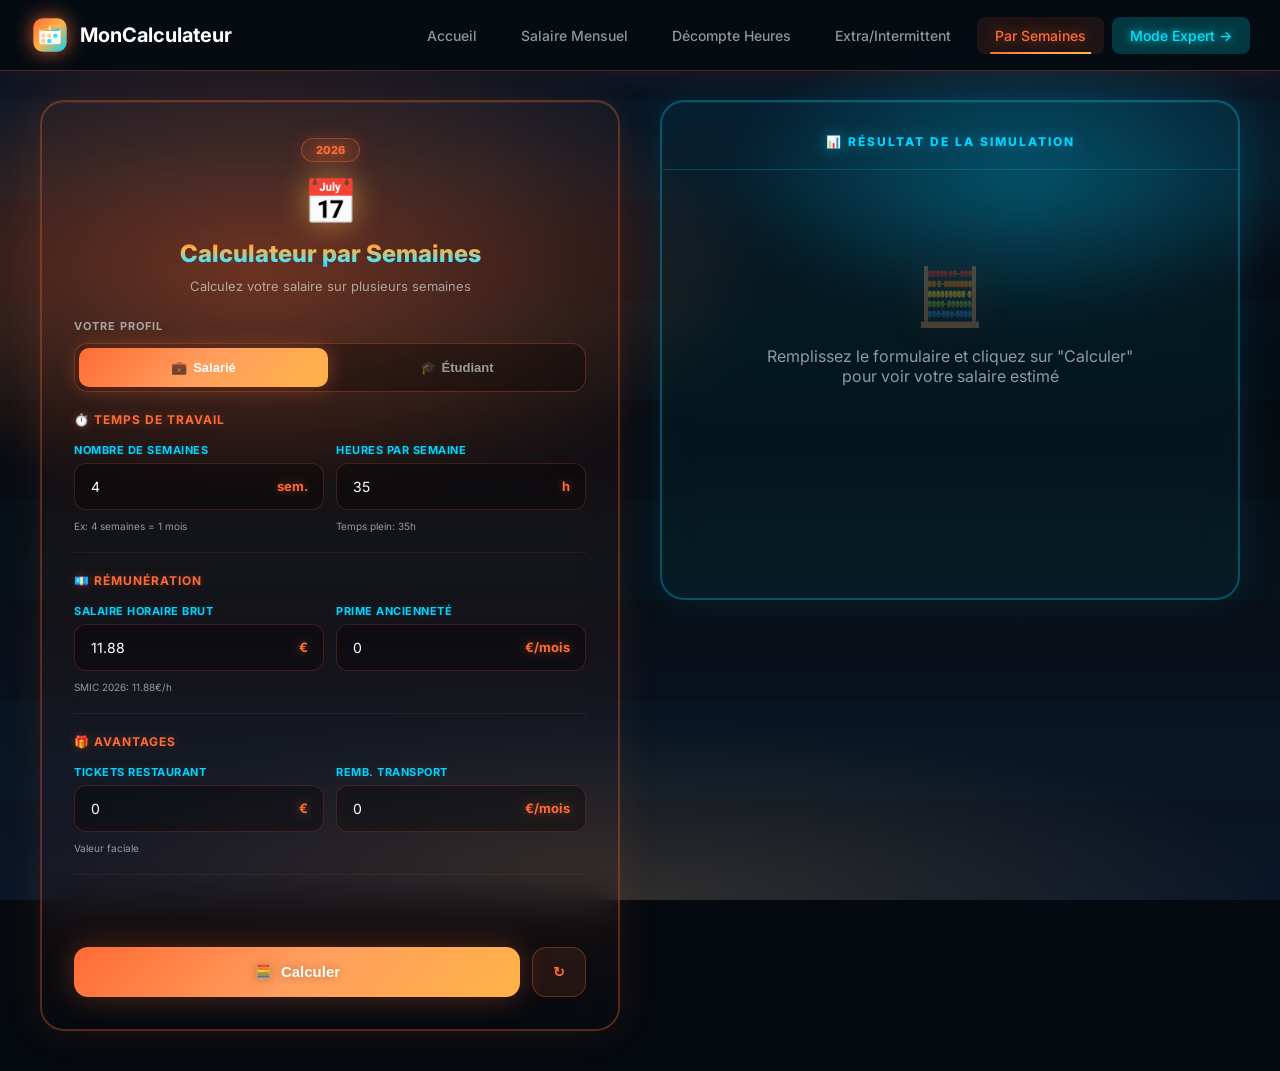
<file: Calculateur-Salaire-par-Semaine.html>
<!DOCTYPE html>
<html lang="fr">
<head>
    <meta charset="UTF-8">
    <meta name="viewport" content="width=device-width, initial-scale=1.0">
    <title>Calculateur Salaire par Semaine 2026</title>
    <style>
        @import url('https://fonts.googleapis.com/css2?family=Inter:wght@300;400;500;600;700;800&display=swap');

        :root {
            /* Palette Cyberpunk Orange/Bleu de l'image */
            --neon-orange: #ff6b35;
            --neon-orange-glow: #ff9e5e;
            --neon-amber: #ffb347;
            --neon-blue: #00d4ff;
            --neon-blue-dark: #0099cc;
            --neon-cyan: #5ce1e6;
            --deep-blue: #0a1628;
            --midnight: #050a10;
            --fog: rgba(10, 22, 40, 0.7);
            --glass: rgba(255, 107, 53, 0.05);
            --glass-blue: rgba(0, 212, 255, 0.05);
            --border-orange: rgba(255, 107, 53, 0.3);
            --border-blue: rgba(0, 212, 255, 0.3);
            --text: #e8f4f8;
            --text-muted: rgba(232, 244, 248, 0.6);
            --gradient-orange: linear-gradient(135deg, #ff6b35 0%, #ff9e5e 50%, #ffb347 100%);
            --gradient-blue: linear-gradient(135deg, #00d4ff 0%, #0099cc 100%);
            --gradient-sunset: linear-gradient(180deg, #ff6b35 0%, #ffb347 30%, #5ce1e6 70%, #00d4ff 100%);
        }

        * {
            margin: 0;
            padding: 0;
            box-sizing: border-box;
        }

        html {
            scroll-behavior: smooth;
        }

        body {
            font-family: 'Inter', sans-serif;
            background: var(--midnight);
            color: var(--text);
            min-height: 100vh;
            overflow-x: hidden;
            position: relative;
        }

        /* Background atmosphérique style image cyberpunk */
        body::before {
            content: '';
            position: fixed;
            top: 0;
            left: 0;
            width: 100%;
            height: 100%;
            background: 
                /* Soleil/coucher de soleil orange */
                radial-gradient(ellipse 80% 50% at 20% 30%, rgba(255, 107, 53, 0.4) 0%, transparent 50%),
                /* Glow bleu en haut à droite */
                radial-gradient(ellipse 60% 40% at 80% 20%, rgba(0, 212, 255, 0.3) 0%, transparent 40%),
                /* Brouillard orange en bas */
                radial-gradient(ellipse 100% 40% at 50% 100%, rgba(255, 179, 71, 0.15) 0%, transparent 50%),
                /* Dégradé principal nuit */
                linear-gradient(180deg, #0a1628 0%, #050a10 40%, #080d14 60%, #0a1628 100%);
            pointer-events: none;
            z-index: -2;
        }

        /* Couche de brume */
        body::after {
            content: '';
            position: fixed;
            top: 0;
            left: 0;
            width: 100%;
            height: 100%;
            background: 
                repeating-linear-gradient(
                    0deg,
                    transparent,
                    transparent 100px,
                    rgba(0, 212, 255, 0.02) 100px,
                    rgba(0, 212, 255, 0.02) 200px
                );
            pointer-events: none;
            z-index: -1;
            animation: fogMove 20s linear infinite;
        }

        @keyframes fogMove {
            0% { transform: translateY(0); }
            100% { transform: translateY(-200px); }
        }

        /* Particules atmosphériques */
        .particles {
            position: fixed;
            top: 0;
            left: 0;
            width: 100%;
            height: 100%;
            pointer-events: none;
            overflow: hidden;
            z-index: 0;
        }

        .particle {
            position: absolute;
            width: 2px;
            height: 2px;
            border-radius: 50%;
            opacity: 0;
            animation: float 25s linear infinite;
        }

        .particle:nth-child(3n) {
            background: var(--neon-orange);
            box-shadow: 0 0 10px var(--neon-orange), 0 0 20px var(--neon-orange-glow);
        }

        .particle:nth-child(3n+1) {
            background: var(--neon-blue);
            box-shadow: 0 0 10px var(--neon-blue), 0 0 20px var(--neon-cyan);
        }

        .particle:nth-child(3n+2) {
            background: var(--neon-amber);
            box-shadow: 0 0 10px var(--neon-amber);
        }

        @keyframes float {
            0% { 
                transform: translateY(100vh) translateX(0) scale(0); 
                opacity: 0; 
            }
            10% { 
                opacity: 0.6; 
                transform: scale(1); 
            }
            90% { 
                opacity: 0.6; 
            }
            100% { 
                transform: translateY(-100vh) translateX(30px) scale(0.5); 
                opacity: 0; 
            }
        }

        /* Navigation */
        .calc-nav {
            position: fixed;
            top: 0;
            left: 0;
            right: 0;
            background: rgba(5, 10, 16, 0.9);
            backdrop-filter: blur(20px);
            border-bottom: 1px solid var(--border-orange);
            padding: 15px 30px;
            display: flex;
            justify-content: space-between;
            align-items: center;
            z-index: 1000;
            box-shadow: 0 0 30px rgba(255, 107, 53, 0.1);
            animation: slideDown 0.8s ease-out;
        }

        @keyframes slideDown {
            from { transform: translateY(-100%); opacity: 0; }
            to { transform: translateY(0); opacity: 1; }
        }

        .logo {
            display: flex;
            align-items: center;
            gap: 10px;
            color: white;
            font-size: 20px;
            font-weight: 700;
            text-decoration: none;
            animation: fadeIn 1s ease-out 0.2s both;
        }

        .logo-icon {
            filter: drop-shadow(0 0 10px rgba(255, 107, 53, 0.8));
            animation: logoPulse 3s ease-in-out infinite;
        }

        @keyframes logoPulse {
            0%, 100% { filter: drop-shadow(0 0 10px rgba(255, 107, 53, 0.8)); }
            50% { filter: drop-shadow(0 0 15px rgba(0, 212, 255, 0.8)); }
        }

        .nav-links {
            display: flex;
            gap: 8px;
            animation: fadeIn 1s ease-out 0.4s both;
        }

        .nav-links a {
            color: var(--text-muted);
            text-decoration: none;
            padding: 10px 18px;
            font-weight: 500;
            font-size: 14px;
            border-radius: 8px;
            transition: all 0.3s;
            position: relative;
            overflow: hidden;
        }

        .nav-links a::before {
            content: '';
            position: absolute;
            bottom: 0;
            left: 50%;
            width: 0;
            height: 2px;
            background: var(--gradient-orange);
            transition: all 0.3s;
            transform: translateX(-50%);
        }

        .nav-links a:hover::before,
        .nav-links a.active::before {
            width: 80%;
        }

        .nav-links a:hover,
        .nav-links a.active {
            color: var(--neon-orange);
            text-shadow: 0 0 15px rgba(255, 107, 53, 0.6);
            background: rgba(255, 107, 53, 0.1);
        }

        /* Layout */
        .calc-main {
            padding: 100px 40px 40px;
            position: relative;
            z-index: 1;
            min-height: 100vh;
            display: flex;
            align-items: center;
            justify-content: center;
        }

        .calc-wrapper {
            display: grid;
            grid-template-columns: 1fr 1fr;
            gap: 40px;
            max-width: 1400px;
            margin: 0 auto;
            align-items: start;
        }

        @media (max-width: 1200px) {
            .calc-wrapper {
                grid-template-columns: 1fr;
            }
        }

        /* Cards Cyberpunk - Carrées avec bordures néon */
        .calc-card,
        .results-card {
            background: var(--glass);
            border: 2px solid var(--border-orange);
            border-radius: 24px;
            padding: 0;
            backdrop-filter: blur(20px);
            position: relative;
            overflow: hidden;
            width: 600px;
            height: 600px;
            display: flex;
            flex-direction: column;
            opacity: 0;
            transform: translateY(30px) scale(0.95);
            animation: cardEntrance 0.8s ease-out forwards;
            box-shadow: 
                0 0 40px rgba(255, 107, 53, 0.1),
                inset 0 1px 0 rgba(255, 255, 255, 0.05);
        }

        .calc-card {
            animation-delay: 0.3s;
            border-color: var(--border-orange);
        }

        .results-card {
            animation-delay: 0.5s;
            border-color: var(--border-blue);
            background: var(--glass-blue);
            box-shadow: 
                0 0 40px rgba(0, 212, 255, 0.1),
                inset 0 1px 0 rgba(255, 255, 255, 0.05);
        }

        @keyframes cardEntrance {
            to {
                opacity: 1;
                transform: translateY(0) scale(1);
            }
        }

        @keyframes fadeIn {
            from { opacity: 0; }
            to { opacity: 1; }
        }

        /* Glow animé sur les bordures */
        .calc-card::before,
        .results-card::before {
            content: '';
            position: absolute;
            inset: -3px;
            background: var(--gradient-sunset);
            border-radius: 26px;
            z-index: -1;
            opacity: 0;
            transition: opacity 0.3s;
            filter: blur(15px);
        }

        .calc-card:hover::before {
            opacity: 0.6;
            animation: borderRotate 4s linear infinite;
        }

        .results-card:hover::before {
            opacity: 0.6;
            animation: borderRotate 4s linear infinite reverse;
        }

        @keyframes borderRotate {
            0% { filter: blur(15px) hue-rotate(0deg); }
            100% { filter: blur(15px) hue-rotate(360deg); }
        }

        /* Contenu scrollable */
        .card-content {
            flex: 1;
            overflow-y: auto;
            overflow-x: hidden;
            padding: 32px;
            scrollbar-width: thin;
            scrollbar-color: rgba(255, 107, 53, 0.3) transparent;
        }

        .card-content::-webkit-scrollbar {
            width: 4px;
        }

        .card-content::-webkit-scrollbar-thumb {
            background: rgba(255, 107, 53, 0.3);
            border-radius: 2px;
        }

        .results-card .card-content::-webkit-scrollbar-thumb {
            background: rgba(0, 212, 255, 0.3);
        }

        /* Header */
        .calc-header {
            text-align: center;
            margin-bottom: 24px;
            padding-top: 4px;
            animation: fadeInUp 0.6s ease-out 0.6s both;
        }

        @keyframes fadeInUp {
            from {
                opacity: 0;
                transform: translateY(20px);
            }
            to {
                opacity: 1;
                transform: translateY(0);
            }
        }

        .badge-year {
            display: inline-block;
            background: rgba(255, 107, 53, 0.15);
            border: 1px solid rgba(255, 107, 53, 0.4);
            color: var(--neon-orange);
            font-size: 11px;
            font-weight: 800;
            padding: 4px 14px;
            border-radius: 20px;
            margin-bottom: 12px;
            text-shadow: 0 0 10px rgba(255, 107, 53, 0.8);
            box-shadow: 0 0 20px rgba(255, 107, 53, 0.2);
            animation: neonPulse 2s ease-in-out infinite;
        }

        @keyframes neonPulse {
            0%, 100% { 
                box-shadow: 0 0 20px rgba(255, 107, 53, 0.2);
                text-shadow: 0 0 10px rgba(255, 107, 53, 0.8);
            }
            50% { 
                box-shadow: 0 0 30px rgba(255, 107, 53, 0.4);
                text-shadow: 0 0 15px rgba(255, 107, 53, 1);
            }
        }

        .calc-icon {
            font-size: 44px;
            margin-bottom: 12px;
            filter: drop-shadow(0 0 15px rgba(255, 179, 71, 0.6));
            animation: bounce 2s ease-in-out infinite;
        }

        @keyframes bounce {
            0%, 100% { transform: translateY(0); }
            50% { transform: translateY(-8px); }
        }

        .calc-header h1 {
            font-size: 24px;
            font-weight: 800;
            margin-bottom: 8px;
            background: var(--gradient-sunset);
            -webkit-background-clip: text;
            -webkit-text-fill-color: transparent;
            animation: textGlow 3s ease-in-out infinite;
            line-height: 1.2;
        }

        @keyframes textGlow {
            0%, 100% { filter: brightness(1) drop-shadow(0 0 10px rgba(255, 107, 53, 0.3)); }
            50% { filter: brightness(1.2) drop-shadow(0 0 20px rgba(0, 212, 255, 0.5)); }
        }

        .calc-subtitle {
            color: var(--text-muted);
            font-size: 13px;
            line-height: 1.4;
        }

        /* Profile Toggle */
        .profile-section {
            margin-bottom: 20px;
            animation: fadeInUp 0.6s ease-out 0.7s both;
        }

        .profile-label {
            font-size: 11px;
            color: var(--text-muted);
            font-weight: 700;
            text-transform: uppercase;
            letter-spacing: 1px;
            margin-bottom: 10px;
            display: block;
        }

        .profile-toggle {
            display: flex;
            background: rgba(0, 0, 0, 0.3);
            border: 1px solid var(--border-orange);
            border-radius: 14px;
            padding: 4px;
            gap: 4px;
        }

        .profile-btn {
            flex: 1;
            padding: 12px 16px;
            background: transparent;
            border: none;
            border-radius: 10px;
            color: var(--text-muted);
            font-size: 13px;
            font-weight: 700;
            cursor: pointer;
            transition: all 0.3s;
            display: flex;
            align-items: center;
            justify-content: center;
            gap: 6px;
        }

        .profile-btn.active {
            background: var(--gradient-orange);
            color: white;
            box-shadow: 0 0 20px rgba(255, 107, 53, 0.4);
        }

        .profile-btn.student.active {
            background: var(--gradient-blue);
            box-shadow: 0 0 20px rgba(0, 212, 255, 0.4);
        }

        /* Form Sections */
        .form-section {
            margin-bottom: 20px;
            padding-bottom: 20px;
            border-bottom: 1px solid rgba(255, 107, 53, 0.1);
            animation: fadeInUp 0.6s ease-out 0.8s both;
        }

        .form-section:last-of-type {
            border-bottom: none;
        }

        .section-title {
            font-size: 12px;
            font-weight: 700;
            color: var(--neon-orange);
            text-transform: uppercase;
            letter-spacing: 1px;
            margin-bottom: 16px;
            display: flex;
            align-items: center;
            gap: 8px;
            text-shadow: 0 0 10px rgba(255, 107, 53, 0.3);
        }

        .input-grid {
            display: grid;
            grid-template-columns: 1fr 1fr;
            gap: 12px;
        }

        @media (max-width: 600px) {
            .input-grid {
                grid-template-columns: 1fr;
            }
        }

        .input-group {
            display: flex;
            flex-direction: column;
            gap: 6px;
        }

        .input-group.full-width {
            grid-column: 1 / -1;
        }

        .input-group label {
            font-size: 11px;
            font-weight: 700;
            color: var(--neon-blue);
            text-transform: uppercase;
            letter-spacing: 0.5px;
            text-shadow: 0 0 8px rgba(0, 212, 255, 0.2);
        }

        .input-wrapper {
            position: relative;
        }

        .input-group input,
        .input-group select {
            width: 100%;
            background: rgba(0, 0, 0, 0.3);
            border: 1px solid rgba(255, 107, 53, 0.2);
            border-radius: 12px;
            padding: 14px 16px;
            color: white;
            font-size: 14px;
            font-family: inherit;
            transition: all 0.3s;
            outline: none;
        }

        .input-group input:focus,
        .input-group select:focus {
            border-color: var(--neon-orange);
            box-shadow: 0 0 0 3px rgba(255, 107, 53, 0.1), 0 0 20px rgba(255, 107, 53, 0.2);
        }

        .input-group select {
            cursor: pointer;
            appearance: none;
            background-image: url("data:image/svg+xml,%3Csvg xmlns='http://www.w3.org/2000/svg' width='12' height='12' viewBox='0 0 12 12'%3E%3Cpath fill='%23ff6b35' d='M6 9L1 4h10z'/%3E%3C/svg%3E");
            background-repeat: no-repeat;
            background-position: right 16px center;
            padding-right: 40px;
        }

        .input-group select option {
            background: #0a1628;
            color: white;
        }

        .input-suffix {
            position: absolute;
            right: 16px;
            top: 50%;
            transform: translateY(-50%);
            color: var(--neon-orange);
            font-weight: 700;
            font-size: 13px;
            text-shadow: 0 0 10px rgba(255, 107, 53, 0.5);
        }

        .input-hint {
            font-size: 10px;
            color: var(--text-muted);
            margin-top: 4px;
        }

        /* Buttons */
        .buttons-container {
            display: flex;
            gap: 12px;
            margin-top: auto;
            padding: 20px 32px 32px;
            background: linear-gradient(to top, rgba(5, 10, 16, 0.9) 0%, transparent 100%);
            animation: fadeInUp 0.6s ease-out 1s both;
        }

        .calc-btn {
            flex: 1;
            padding: 16px 24px;
            background: var(--gradient-orange);
            border: none;
            border-radius: 14px;
            color: white;
            font-size: 15px;
            font-weight: 800;
            cursor: pointer;
            display: flex;
            align-items: center;
            justify-content: center;
            gap: 8px;
            transition: all 0.3s;
            box-shadow: 0 0 30px rgba(255, 107, 53, 0.3);
            text-shadow: 0 0 10px rgba(0, 0, 0, 0.3);
            position: relative;
            overflow: hidden;
        }

        .calc-btn::before {
            content: '';
            position: absolute;
            top: 0;
            left: -100%;
            width: 100%;
            height: 100%;
            background: linear-gradient(90deg, transparent, rgba(255, 255, 255, 0.3), transparent);
            transition: left 0.5s;
        }

        .calc-btn:hover::before {
            left: 100%;
        }

        .calc-btn:hover {
            transform: translateY(-2px) scale(1.02);
            box-shadow: 0 0 40px rgba(255, 107, 53, 0.5);
        }

        .calc-btn:active {
            transform: translateY(0) scale(0.98);
        }

        .calc-btn.student {
            background: var(--gradient-blue);
            box-shadow: 0 0 30px rgba(0, 212, 255, 0.3);
        }

        .calc-btn.student:hover {
            box-shadow: 0 0 40px rgba(0, 212, 255, 0.5);
        }

        .refresh-btn {
            padding: 16px 20px;
            background: rgba(255, 107, 53, 0.1);
            border: 1px solid var(--border-orange);
            border-radius: 14px;
            color: var(--neon-orange);
            font-size: 14px;
            font-weight: 700;
            cursor: pointer;
            display: flex;
            align-items: center;
            justify-content: center;
            gap: 6px;
            transition: all 0.3s;
        }

        .refresh-btn:hover {
            background: rgba(255, 107, 53, 0.2);
            transform: rotate(180deg) scale(1.1);
            box-shadow: 0 0 20px rgba(255, 107, 53, 0.3);
        }

        /* Results */
        .results-header {
            text-align: center;
            padding: 32px 32px 20px;
            border-bottom: 1px solid rgba(0, 212, 255, 0.2);
            animation: fadeInUp 0.6s ease-out 0.6s both;
        }

        .results-title {
            font-size: 12px;
            font-weight: 800;
            color: var(--neon-blue);
            text-transform: uppercase;
            letter-spacing: 2px;
            text-shadow: 0 0 15px rgba(0, 212, 255, 0.5);
        }

        /* Main Result */
        .main-result {
            background: var(--gradient-orange);
            border-radius: 20px;
            padding: 28px;
            text-align: center;
            margin: 20px 32px;
            position: relative;
            overflow: hidden;
            box-shadow: 0 0 40px rgba(255, 107, 53, 0.3);
            animation: resultGlowOrange 2s ease-in-out infinite alternate, fadeInUp 0.6s ease-out 0.7s both;
            flex-shrink: 0;
        }

        .main-result.student {
            background: var(--gradient-blue);
            box-shadow: 0 0 40px rgba(0, 212, 255, 0.3);
            animation: resultGlowBlue 2s ease-in-out infinite alternate, fadeInUp 0.6s ease-out 0.7s both;
        }

        @keyframes resultGlowOrange {
            from { box-shadow: 0 0 40px rgba(255, 107, 53, 0.3); }
            to { box-shadow: 0 0 60px rgba(255, 107, 53, 0.5); }
        }

        @keyframes resultGlowBlue {
            from { box-shadow: 0 0 40px rgba(0, 212, 255, 0.3); }
            to { box-shadow: 0 0 60px rgba(0, 212, 255, 0.5); }
        }

        .main-result::before {
            content: '';
            position: absolute;
            inset: 0;
            background: linear-gradient(45deg, transparent 30%, rgba(255,255,255,0.2) 50%, transparent 70%);
            animation: shimmer 3s infinite;
        }

        @keyframes shimmer {
            0% { transform: translateX(-100%); }
            100% { transform: translateX(100%); }
        }

        .result-label {
            position: relative;
            z-index: 1;
            font-size: 12px;
            font-weight: 700;
            text-transform: uppercase;
            letter-spacing: 1px;
            opacity: 0.9;
            margin-bottom: 10px;
            color: rgba(255, 255, 255, 0.9);
        }

        .result-amount {
            position: relative;
            z-index: 1;
            font-size: 42px;
            font-weight: 800;
            color: white;
            text-shadow: 0 2px 10px rgba(0,0,0,0.3);
            margin-bottom: 8px;
            animation: numberPulse 2s ease-in-out infinite;
        }

        @keyframes numberPulse {
            0%, 100% { transform: scale(1); }
            50% { transform: scale(1.03); }
        }

        .result-period {
            position: relative;
            z-index: 1;
            font-size: 13px;
            opacity: 0.9;
            color: rgba(255, 255, 255, 0.9);
        }

        /* Details Grid */
        .details-grid {
            display: grid;
            grid-template-columns: repeat(2, 1fr);
            gap: 12px;
            margin: 0 32px 20px;
            animation: fadeInUp 0.6s ease-out 0.8s both;
        }

        .detail-box {
            padding: 16px;
            background: rgba(0, 0, 0, 0.3);
            border-radius: 14px;
            border: 1px solid rgba(0, 212, 255, 0.15);
            text-align: center;
            transition: all 0.3s;
        }

        .detail-box:hover {
            transform: translateY(-3px);
            border-color: rgba(0, 212, 255, 0.3);
            box-shadow: 0 10px 30px rgba(0, 212, 255, 0.1);
        }

        .detail-label {
            font-size: 10px;
            color: var(--text-muted);
            text-transform: uppercase;
            letter-spacing: 0.5px;
            margin-bottom: 6px;
        }

        .detail-value {
            font-size: 18px;
            font-weight: 800;
            color: var(--neon-blue);
            text-shadow: 0 0 10px rgba(0, 212, 255, 0.3);
        }

        /* Breakdown */
        .breakdown-section {
            margin: 0 32px 20px;
            animation: fadeInUp 0.6s ease-out 0.9s both;
        }

        .breakdown-title {
            font-size: 11px;
            color: var(--text-muted);
            text-transform: uppercase;
            letter-spacing: 1px;
            margin-bottom: 12px;
        }

        .breakdown-item {
            display: flex;
            justify-content: space-between;
            align-items: center;
            padding: 12px 16px;
            background: rgba(0, 0, 0, 0.2);
            border-radius: 12px;
            border: 1px solid rgba(0, 212, 255, 0.1);
            margin-bottom: 8px;
            transition: all 0.3s;
        }

        .breakdown-item:hover {
            border-color: rgba(0, 212, 255, 0.2);
            background: rgba(0, 212, 255, 0.05);
        }

        .breakdown-label {
            font-size: 13px;
            color: var(--text-muted);
            display: flex;
            align-items: center;
            gap: 8px;
        }

        .breakdown-value {
            font-size: 14px;
            font-weight: 700;
            color: white;
        }

        .breakdown-value.negative {
            color: #ff6b6b;
            text-shadow: 0 0 8px rgba(255, 107, 107, 0.3);
        }

        .breakdown-value.highlight {
            color: var(--neon-blue);
            text-shadow: 0 0 10px rgba(0, 212, 255, 0.4);
        }

        /* Info boxes */
        .info-box {
            padding: 14px;
            background: rgba(255, 179, 71, 0.08);
            border: 1px solid rgba(255, 179, 71, 0.2);
            border-radius: 12px;
            font-size: 12px;
            color: var(--neon-amber);
            line-height: 1.5;
            margin: 0 32px 20px;
            animation: fadeInUp 0.6s ease-out 1s both;
        }

        .info-box strong {
            color: var(--neon-orange);
        }

        /* Empty state */
        .empty-state {
            display: flex;
            flex-direction: column;
            align-items: center;
            justify-content: center;
            padding: 60px 40px;
            text-align: center;
            color: var(--text-muted);
            animation: fadeIn 0.6s ease-out 0.6s both;
            flex: 1;
        }

        .empty-icon {
            font-size: 56px;
            margin-bottom: 16px;
            opacity: 0.5;
            animation: bounce 2s ease-in-out infinite;
            filter: drop-shadow(0 0 20px rgba(255, 107, 53, 0.3));
        }

        /* Section étudiant cachée */
        #section-etudiant {
            display: none;
        }

        /* Responsive */
        @media (max-width: 1300px) {
            .calc-card,
            .results-card {
                width: 100%;
                max-width: 600px;
                height: auto;
                min-height: 500px;
                margin: 0 auto;
            }
        }

        @media (max-width: 768px) {
            .calc-main {
                padding: 80px 20px 40px;
            }

            .card-content {
                padding: 24px;
            }

            .buttons-container,
            .results-header,
            .main-result,
            .details-grid,
            .breakdown-section,
            .info-box {
                padding-left: 24px;
                padding-right: 24px;
                margin-left: 0;
                margin-right: 0;
            }

            .main-result {
                margin: 20px 24px;
            }

            .details-grid {
                margin: 0 24px 20px;
            }

            .nav-links {
                display: none;
            }

            .result-amount {
                font-size: 36px;
            }
        }

        /* Scrollbar */
        ::-webkit-scrollbar {
            width: 6px;
        }

        ::-webkit-scrollbar-track {
            background: rgba(0, 0, 0, 0.3);
        }

        ::-webkit-scrollbar-thumb {
            background: var(--gradient-orange);
            border-radius: 3px;
        }

        ::-webkit-scrollbar-thumb:hover {
            background: var(--gradient-sunset);
        }

        /* Selection */
        ::selection {
            background: rgba(255, 107, 53, 0.3);
            color: white;
        }
    </style>
</head>
<body>
    <!-- Particules -->
    <div class="particles" id="particles"></div>

    <!-- Navigation -->
    <nav class="calc-nav">
        <a href="./accueil.html" class="logo">
            <svg class="logo-icon" width="40" height="40" viewBox="0 0 60 60" fill="none" xmlns="http://www.w3.org/2000/svg">
                <defs>
                    <linearGradient id="logoGrad" x1="0%" y1="0%" x2="100%" y2="100%">
                        <stop offset="0%" style="stop-color:#ff6b35;stop-opacity:1" />
                        <stop offset="50%" style="stop-color:#ffb347;stop-opacity:1" />
                        <stop offset="100%" style="stop-color:#00d4ff;stop-opacity:1" />
                    </linearGradient>
                </defs>
                <rect x="5" y="5" width="50" height="50" rx="14" fill="url(#logoGrad)"/>
                <rect x="14" y="16" width="32" height="28" rx="4" fill="rgba(255,255,255,0.95)"/>
                <rect x="14" y="16" width="32" height="8" rx="4" fill="url(#logoGrad)"/>
                <rect x="17" y="28" width="6" height="6" rx="2" fill="#ff6b35" opacity="0.3"/>
                <rect x="26" y="28" width="6" height="6" rx="2" fill="#ffb347" opacity="0.6"/>
                <rect x="35" y="28" width="6" height="6" rx="2" fill="#00d4ff" opacity="0.8"/>
                <rect x="17" y="36" width="6" height="6" rx="2" fill="#ffb347" opacity="0.6"/>
                <rect x="26" y="36" width="6" height="6" rx="2" fill="#00d4ff" opacity="0.8"/>
                <text x="30" y="22" font-family="Arial, sans-serif" font-size="8" font-weight="800" fill="white" text-anchor="middle">€</text>
            </svg>
            <span>MonCalculateur</span>
        </a>
        <div class="nav-links">
            <a href="./accueil.html">Accueil</a>
            <a href="./calculateur.html">Salaire Mensuel</a>
            <a href="./calculateur-heures.html">Décompte Heures</a>
            <a href="./calculateur-extra.html">Extra/Intermittent</a>
            <a href="./Calculateur-Salaire-par-Semaine.html" class="active">Par Semaines</a>
            <a href="calculateur-expert.html" class="mode-switch" style="background: linear-gradient(135deg, rgba(0, 238, 255, 0.2), rgba(0, 238, 255, 0.2)); color: #00e5ff; text-shadow: 0 0 10px #00ddff;">Mode Expert →</a>
        </div>

    </nav>

    <!-- Main Content -->
    <main class="calc-main">
        <div class="calc-wrapper">
            
            <!-- Colonne Gauche : Formulaire -->
            <div class="calc-card">
                <div class="card-content">
                    <div class="calc-header">
                        <div class="badge-year">2026</div>
                        <div class="calc-icon">📅</div>
                        <h1>Calculateur par Semaines</h1>
                        <p class="calc-subtitle">Calculez votre salaire sur plusieurs semaines</p>
                    </div>

                    <!-- Sélection du profil -->
                    <div class="profile-section">
                        <span class="profile-label">Votre profil</span>
                        <div class="profile-toggle">
                            <button class="profile-btn active" id="btn-salarie" onclick="setProfile('salarie')">
                                <span>💼</span> Salarié
                            </button>
                            <button class="profile-btn student" id="btn-etudiant" onclick="setProfile('etudiant')">
                                <span>🎓</span> Étudiant
                            </button>
                        </div>
                    </div>

                    <!-- Formulaire -->
                    <form id="salary-form" onsubmit="event.preventDefault(); calculateSalary();">
                        
                        <!-- Section Temps de travail -->
                        <div class="form-section">
                            <h3 class="section-title">⏱️ Temps de travail</h3>
                            
                            <div class="input-grid">
                                <div class="input-group">
                                    <label>Nombre de semaines</label>
                                    <div class="input-wrapper">
                                        <input type="number" id="semaines" min="1" max="52" value="4" step="1" required>
                                        <span class="input-suffix">sem.</span>
                                    </div>
                                    <span class="input-hint">Ex: 4 semaines = 1 mois</span>
                                </div>
                                
                                <div class="input-group">
                                    <label>Heures par semaine</label>
                                    <div class="input-wrapper">
                                        <input type="number" id="heures-semaine" min="1" max="48" value="35" step="0.5" required>
                                        <span class="input-suffix">h</span>
                                    </div>
                                    <span class="input-hint">Temps plein: 35h</span>
                                </div>
                            </div>
                        </div>

                        <!-- Section Rémunération -->
                        <div class="form-section">
                            <h3 class="section-title">💶 Rémunération</h3>
                            
                            <div class="input-grid">
                                <div class="input-group">
                                    <label>Salaire horaire brut</label>
                                    <div class="input-wrapper">
                                        <input type="number" id="taux-horaire" min="11.88" value="11.88" step="0.01" required>
                                        <span class="input-suffix">€</span>
                                    </div>
                                    <span class="input-hint">SMIC 2026: 11.88€/h</span>
                                </div>
                                
                                <div class="input-group">
                                    <label>Prime ancienneté</label>
                                    <div class="input-wrapper">
                                        <input type="number" id="prime-anciennete" min="0" value="0" step="0.01">
                                        <span class="input-suffix">€/mois</span>
                                    </div>
                                </div>
                            </div>
                        </div>

                        <!-- Section Avantages -->
                        <div class="form-section">
                            <h3 class="section-title">🎁 Avantages</h3>
                            
                            <div class="input-grid">
                                <div class="input-group">
                                    <label>Tickets restaurant</label>
                                    <div class="input-wrapper">
                                        <input type="number" id="tickets-restaurant" min="0" value="0" step="1">
                                        <span class="input-suffix">€</span>
                                    </div>
                                    <span class="input-hint">Valeur faciale</span>
                                </div>
                                
                                <div class="input-group">
                                    <label>Remb. transport</label>
                                    <div class="input-wrapper">
                                        <input type="number" id="remboursement-transport" min="0" value="0" step="0.01">
                                        <span class="input-suffix">€/mois</span>
                                    </div>
                                </div>
                            </div>
                        </div>

                        <!-- Section Étudiant -->
                        <div class="form-section" id="section-etudiant">
                            <h3 class="section-title">🎓 Spécificités étudiant</h3>
                            
                            <div class="input-grid">
                                <div class="input-group">
                                    <label>Contrat</label>
                                    <select id="type-contrat-etudiant">
                                        <option value="cdd">CDD Étudiant</option>
                                        <option value="alternance">Alternance</option>
                                        <option value="job-etudiant">Job étudiant</option>
                                    </select>
                                </div>
                                
                                <div class="input-group">
                                    <label>Exonération</label>
                                    <select id="exo-cotisations">
                                        <option value="complete">Complète (-23%)</option>
                                        <option value="partielle">Partielle (-15%)</option>
                                        <option value="aucune">Aucune</option>
                                    </select>
                                </div>
                            </div>

                            <div class="info-box" style="margin-top: 15px;">
                                ℹ️ Les étudiants bénéficient d'exonérations de cotisations selon leur type de contrat.
                            </div>
                        </div>
                    </form>
                </div>

                <!-- Boutons -->
                <div class="buttons-container">
                    <button type="submit" class="calc-btn" id="submit-btn" onclick="calculateSalary()">
                        <span>🧮</span> Calculer
                    </button>
                    <button type="button" class="refresh-btn" onclick="resetForm()" title="Tout effacer">
                        <span>↻</span>
                    </button>
                </div>
            </div>

            <!-- Colonne Droite : Résultats -->
            <div class="results-card" id="results-card">
                <div class="results-header">
                    <div class="results-title">📊 Résultat de la simulation</div>
                </div>

                <div class="card-content" id="results-content-area">
                    <div class="empty-state" id="empty-state">
                        <div class="empty-icon">🧮</div>
                        <p>Remplissez le formulaire et cliquez sur "Calculer"<br>pour voir votre salaire estimé</p>
                    </div>

                    <div id="results-display" style="display: none;">
                        <!-- Résultat principal -->
                        <div class="main-result" id="main-result">
                            <div class="result-label">Salaire net estimé</div>
                            <div class="result-amount" id="net-total">0 €</div>
                            <div class="result-period" id="result-period">sur 4 semaines</div>
                        </div>

                        <!-- Détails -->
                        <div class="details-grid">
                            <div class="detail-box">
                                <div class="detail-label">Total heures</div>
                                <div class="detail-value" id="total-heures">0h</div>
                            </div>
                            <div class="detail-box">
                                <div class="detail-label">Salaire brut</div>
                                <div class="detail-value" id="brut-total">0 €</div>
                            </div>
                        </div>

                        <!-- Détail des cotisations -->
                        <div class="breakdown-section">
                            <div class="breakdown-title">Détail des cotisations</div>
                            
                            <div class="breakdown-item">
                                <span class="breakdown-label">🛡️ Sécurité sociale</span>
                                <span class="breakdown-value negative" id="cotisation-ss">-0 €</span>
                            </div>
                            <div class="breakdown-item">
                                <span class="breakdown-label">👴 Retraite</span>
                                <span class="breakdown-value negative" id="cotisation-retraite">-0 €</span>
                            </div>
                            <div class="breakdown-item">
                                <span class="breakdown-label">😢 Chômage</span>
                                <span class="breakdown-value negative" id="cotisation-chomage">-0 €</span>
                            </div>
                            <div class="breakdown-item" id="item-csg" style="display: none;">
                                <span class="breakdown-label">🏛️ CSG/CRDS</span>
                                <span class="breakdown-value negative" id="cotisation-csg">-0 €</span>
                            </div>
                            <div class="breakdown-item">
                                <span class="breakdown-label">✅ Total cotisations</span>
                                <span class="breakdown-value negative" id="total-cotisations">-0 €</span>
                            </div>
                        </div>

                        <!-- Info étudiant -->
                        <div class="info-box" id="info-etudiant" style="display: none;">
                            🎓 <strong>Exonération étudiante appliquée</strong><br>
                            Vos cotisations sont réduites car vous êtes en contrat étudiant.
                        </div>

                        <!-- Récap -->
                        <div class="breakdown-section" style="margin-top: 10px; padding-top: 15px; border-top: 1px solid rgba(0, 212, 255, 0.1);">
                            <div class="breakdown-title">Équivalence</div>
                            
                            <div class="breakdown-item">
                                <span class="breakdown-label">📅 Mensuel (4.33 sem.)</span>
                                <span class="breakdown-value highlight" id="equiv-mensuel">0 €</span>
                            </div>
                            <div class="breakdown-item">
                                <span class="breakdown-label">📆 Annuel (52 sem.)</span>
                                <span class="breakdown-value highlight" id="equiv-annuel">0 €</span>
                            </div>
                        </div>
                    </div>
                </div>
            </div>
        </div>
    </main>

    <script>
        // Configuration
        const CONFIG = {
            smic: { horaire: 11.88 },
            cotisations: {
                salarie: {
                    securiteSociale: 0.069,
                    retraiteBase: 0.069,
                    retraiteComplementaire: 0.0386,
                    retraiteComplementaireT2: 0.0972,
                    chomage: 0.0384,
                    csg: 0.0683,
                    crds: 0.005
                }
            }
        };

        let currentProfile = 'salarie';

        // Initialisation
        document.addEventListener('DOMContentLoaded', () => {
            createParticles();
        });

        function createParticles() {
            const container = document.getElementById('particles');
            for (let i = 0; i < 30; i++) {
                const p = document.createElement('div');
                p.className = 'particle';
                p.style.left = Math.random() * 100 + '%';
                p.style.top = Math.random() * 100 + '%';
                p.style.animationDelay = Math.random() * 20 + 's';
                p.style.animationDuration = (15 + Math.random() * 10) + 's';
                container.appendChild(p);
            }
        }

        function setProfile(profile) {
            currentProfile = profile;
            document.getElementById('btn-salarie').classList.toggle('active', profile === 'salarie');
            document.getElementById('btn-etudiant').classList.toggle('active', profile === 'etudiant');
            
            const sectionEtudiant = document.getElementById('section-etudiant');
            const submitBtn = document.getElementById('submit-btn');
            
            if (profile === 'etudiant') {
                sectionEtudiant.style.display = 'block';
                submitBtn.classList.add('student');
                document.getElementById('heures-semaine').value = 20;
            } else {
                sectionEtudiant.style.display = 'none';
                submitBtn.classList.remove('student');
                document.getElementById('heures-semaine').value = 35;
            }
            
            hideResults();
        }

        function resetForm() {
            document.getElementById('semaines').value = 4;
            document.getElementById('heures-semaine').value = currentProfile === 'etudiant' ? 20 : 35;
            document.getElementById('taux-horaire').value = CONFIG.smic.horaire;
            document.getElementById('prime-anciennete').value = 0;
            document.getElementById('tickets-restaurant').value = 0;
            document.getElementById('remboursement-transport').value = 0;
            
            if (currentProfile === 'etudiant') {
                document.getElementById('type-contrat-etudiant').value = 'cdd';
                document.getElementById('exo-cotisations').value = 'complete';
            }
            
            hideResults();
        }

        function hideResults() {
            document.getElementById('empty-state').style.display = 'flex';
            document.getElementById('results-display').style.display = 'none';
        }

        function calculateSalary() {
            const semaines = parseFloat(document.getElementById('semaines').value) || 0;
            const heuresSemaine = parseFloat(document.getElementById('heures-semaine').value) || 0;
            const tauxHoraire = parseFloat(document.getElementById('taux-horaire').value) || CONFIG.smic.horaire;
            const primeAnciennete = parseFloat(document.getElementById('prime-anciennete').value) || 0;
            const ticketsRestaurant = parseFloat(document.getElementById('tickets-restaurant').value) || 0;
            const remboursementTransport = parseFloat(document.getElementById('remboursement-transport').value) || 0;

            const totalHeures = semaines * heuresSemaine;
            const salaireBrutHoraire = totalHeures * tauxHoraire;
            const salaireBrut = salaireBrutHoraire + primeAnciennete;
            const avantagesNature = ticketsRestaurant + remboursementTransport;
            const assietteCotisations = salaireBrut + avantagesNature;

            let cotisations = {};
            
            if (currentProfile === 'etudiant') {
                const exoType = document.getElementById('exo-cotisations').value;
                cotisations = calculerCotisationsEtudiant(assietteCotisations, exoType);
            } else {
                cotisations = calculerCotisationsSalarie(assietteCotisations);
            }

            const totalCotisations = Object.values(cotisations).reduce((a, b) => a + b, 0);
            const netAPayer = salaireBrut - totalCotisations + avantagesNature;
            const equivMensuel = (netAPayer / semaines) * 4.33;
            const equivAnnuel = (netAPayer / semaines) * 52;

            displayResults({
                semaines,
                totalHeures,
                salaireBrut,
                cotisations,
                totalCotisations,
                netAPayer,
                equivMensuel,
                equivAnnuel
            });
        }

        function calculerCotisationsSalarie(assiette) {
            const t = CONFIG.cotisations.salarie;
            const plafondSS = 3864;
            
            let retraiteComp = 0;
            if (assiette <= plafondSS) {
                retraiteComp = assiette * t.retraiteComplementaire;
            } else {
                const t1 = plafondSS * t.retraiteComplementaire;
                const t2 = (assiette - plafondSS) * t.retraiteComplementaireT2;
                retraiteComp = t1 + t2;
            }

            const assietteCsg = assiette * 0.9825;
            
            return {
                securiteSociale: assiette * t.securiteSociale,
                retraiteBase: assiette * t.retraiteBase,
                retraiteComplementaire: retraiteComp,
                chomage: assiette * t.chomage,
                csg: assietteCsg * (t.csg + t.crds)
            };
        }

        function calculerCotisationsEtudiant(assiette, exoType) {
            let t = { ...CONFIG.cotisations.salarie };
            
            if (exoType === 'complete') {
                t.securiteSociale = 0;
                t.retraiteBase = 0;
                t.retraiteComplementaire = 0;
                t.chomage = 0;
                t.csg = 0;
                t.crds = 0;
            } else if (exoType === 'partielle') {
                t.securiteSociale = 0.0349;
                t.retraiteBase = 0.0345;
                t.retraiteComplementaire = 0.0193;
                t.chomage = 0;
            }

            const assietteCsg = assiette * 0.9825;
            
            return {
                securiteSociale: assiette * t.securiteSociale,
                retraiteBase: assiette * t.retraiteBase,
                retraiteComplementaire: assiette * t.retraiteComplementaire,
                chomage: assiette * t.chomage,
                csg: t.csg > 0 ? assietteCsg * (t.csg + t.crds) : 0
            };
        }

        function displayResults(data) {
            document.getElementById('empty-state').style.display = 'none';
            document.getElementById('results-display').style.display = 'block';

            const mainResult = document.getElementById('main-result');
            if (currentProfile === 'etudiant') {
                mainResult.classList.add('student');
                document.getElementById('info-etudiant').style.display = 'block';
            } else {
                mainResult.classList.remove('student');
                document.getElementById('info-etudiant').style.display = 'none';
            }

            document.getElementById('net-total').textContent = formatMoney(data.netAPayer);
            document.getElementById('result-period').textContent = `sur ${data.semaines} semaine${data.semaines > 1 ? 's' : ''}`;
            document.getElementById('total-heures').textContent = data.totalHeures + 'h';
            document.getElementById('brut-total').textContent = formatMoney(data.salaireBrut);

            document.getElementById('cotisation-ss').textContent = '-' + formatMoney(data.cotisations.securiteSociale);
            document.getElementById('cotisation-retraite').textContent = '-' + formatMoney(
                data.cotisations.retraiteBase + data.cotisations.retraiteComplementaire
            );
            document.getElementById('cotisation-chomage').textContent = '-' + formatMoney(data.cotisations.chomage);
            
            const itemCsg = document.getElementById('item-csg');
            if (data.cotisations.csg > 0) {
                itemCsg.style.display = 'flex';
                document.getElementById('cotisation-csg').textContent = '-' + formatMoney(data.cotisations.csg);
            } else {
                itemCsg.style.display = 'none';
            }

            document.getElementById('total-cotisations').textContent = '-' + formatMoney(data.totalCotisations);
            document.getElementById('equiv-mensuel').textContent = formatMoney(data.equivMensuel);
            document.getElementById('equiv-annuel').textContent = formatMoney(data.equivAnnuel);

            // Scroll vers résultats sur mobile
            if (window.innerWidth <= 1200) {
                document.getElementById('results-card').scrollIntoView({ behavior: 'smooth', block: 'start' });
            }
        }

        function formatMoney(amount) {
            return amount.toLocaleString('fr-FR', {
                minimumFractionDigits: 2,
                maximumFractionDigits: 2
            }) + ' €';
        }
    </script>
</body>
</html>
</file>
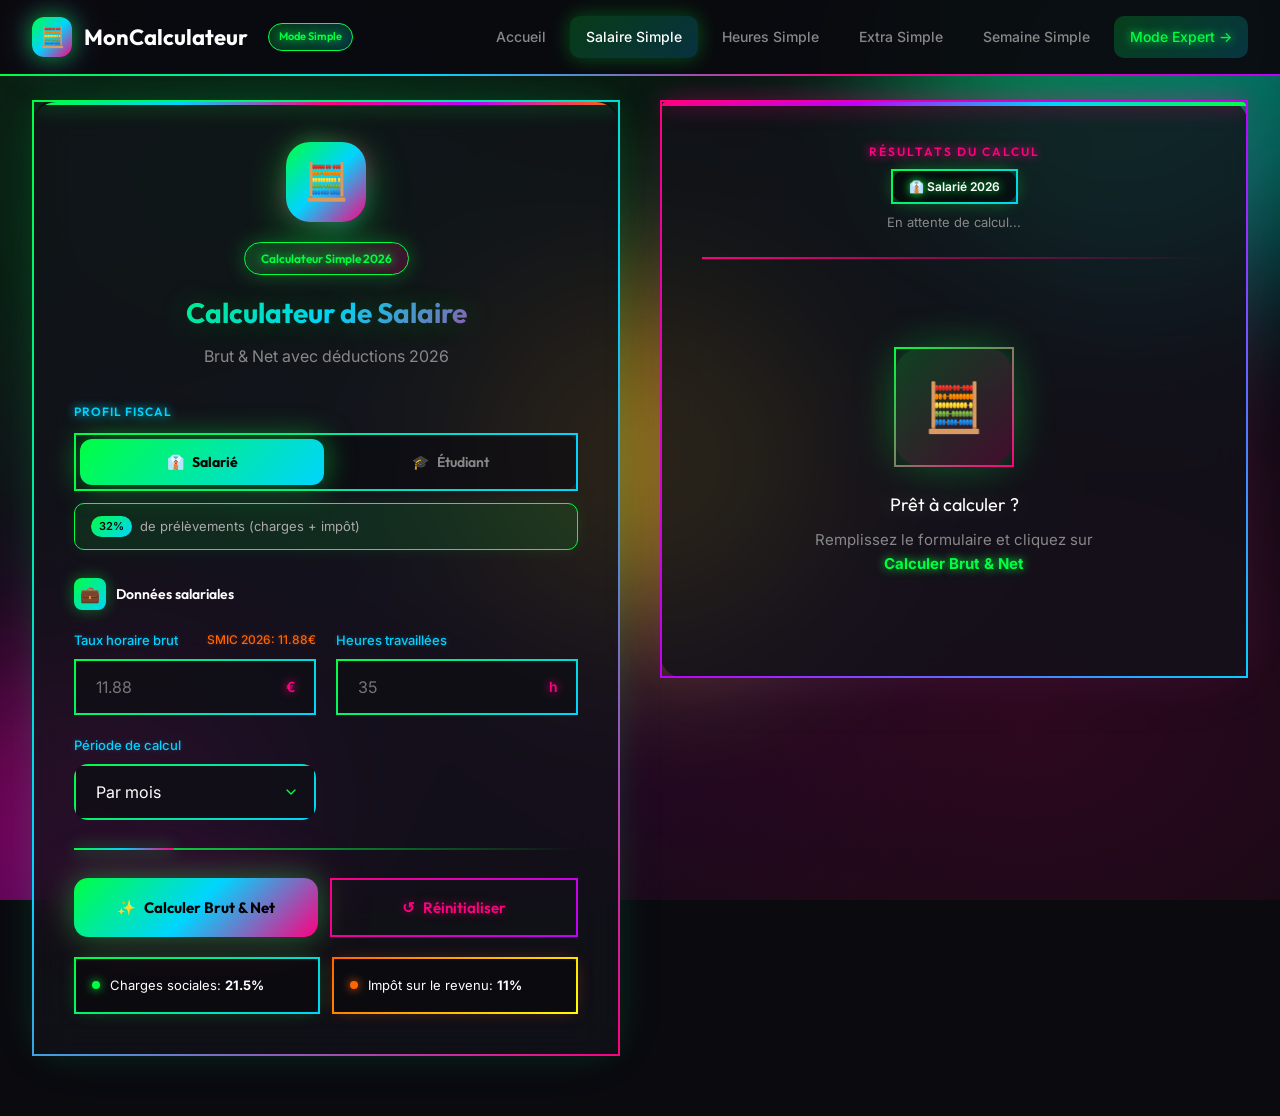
<file: calculateur.html>
<!DOCTYPE html>
<html lang="fr">
<head>
    <meta charset="UTF-8">
    <meta name="viewport" content="width=device-width, initial-scale=1.0">
    <title>Calculateur de Salaire 2026 - Mode Simple | MonCalculateur</title>
    <style>
        @import url('https://fonts.googleapis.com/css2?family=Outfit:wght@300;400;500;600;700;800&family=Inter:wght@400;500;600&display=swap');

        :root {
            /* Palette Cyberpunk Néon Multicolore */
            --neon-green: #00ff41;
            --neon-pink: #ff0080;
            --neon-blue: #00d4ff;
            --neon-purple: #bf00ff;
            --neon-orange: #ff6600;
            --neon-yellow: #ffff00;
            --neon-cyan: #00ffff;
            
            --danger: #ff0040;
            
            /* Fonds sombres */
            --bg-dark: #0a0a0f;
            --bg-card: #12121a;
            --bg-input: #0f0f15;
            
            --white: #ffffff;
        }

        * { margin: 0; padding: 0; box-sizing: border-box; }
        html { scroll-behavior: smooth; }
        
        body {
            font-family: 'Inter', sans-serif;
            background: var(--bg-dark);
            color: var(--white);
            min-height: 100vh;
            line-height: 1.6;
        }

        /* Ambient background - Multicolore néon */
        .ambient-bg {
            position: fixed;
            top: 0; left: 0; width: 100%; height: 100%;
            overflow: hidden;
            pointer-events: none;
            z-index: 0;
            background: 
                radial-gradient(ellipse at 20% 20%, rgba(0, 255, 65, 0.15) 0%, transparent 50%),
                radial-gradient(ellipse at 80% 80%, rgba(255, 0, 128, 0.15) 0%, transparent 50%),
                radial-gradient(ellipse at 50% 50%, rgba(0, 212, 255, 0.1) 0%, transparent 50%),
                radial-gradient(ellipse at 30% 70%, rgba(191, 0, 255, 0.1) 0%, transparent 50%);
        }

        .blob {
            position: absolute;
            border-radius: 50%;
            filter: blur(80px);
            opacity: 0.5;
            animation: float 15s ease-in-out infinite;
        }

        .blob-1 {
            width: 500px; height: 500px;
            background: linear-gradient(135deg, #00ff41, #00d4ff);
            top: -200px; right: -100px;
            animation-duration: 12s;
        }

        .blob-2 {
            width: 400px; height: 400px;
            background: linear-gradient(135deg, #ff0080, #bf00ff);
            bottom: -150px; left: -100px;
            animation-delay: -4s;
            animation-duration: 18s;
        }

        .blob-3 {
            width: 350px; height: 350px;
            background: linear-gradient(135deg, #ff6600, #ffff00);
            top: 50%; left: 50%;
            margin-left: -175px; margin-top: -175px;
            animation-delay: -8s;
            animation-duration: 14s;
        }

        @keyframes float {
            0%, 100% { transform: translate(0, 0) scale(1) rotate(0deg); }
            33% { transform: translate(30px, -30px) scale(1.1) rotate(120deg); }
            66% { transform: translate(-20px, 20px) scale(0.9) rotate(240deg); }
        }

        /* Navigation - Multicolore */
        .nav {
            position: fixed;
            top: 0; left: 0; right: 0;
            background: rgba(10, 10, 15, 0.95);
            backdrop-filter: blur(20px);
            border-bottom: 2px solid transparent;
            border-image: linear-gradient(90deg, #00ff41, #00d4ff, #ff0080, #bf00ff) 1;
            padding: 16px 32px;
            display: flex;
            justify-content: space-between;
            align-items: center;
            z-index: 100;
        }

        .logo {
            display: flex;
            align-items: center;
            gap: 12px;
            font-family: 'Outfit', sans-serif;
            font-size: 22px;
            font-weight: 700;
            color: var(--white);
            text-decoration: none;
        }

        .logo-icon {
            width: 40px; height: 40px;
            background: linear-gradient(135deg, #00ff41, #00d4ff, #ff0080);
            border-radius: 12px;
            display: flex;
            align-items: center;
            justify-content: center;
            font-size: 20px;
            box-shadow: 0 0 20px rgba(0, 255, 65, 0.5), 0 0 40px rgba(0, 212, 255, 0.3), 0 0 60px rgba(255, 0, 128, 0.2);
            animation: rgb-glow 3s ease-in-out infinite alternate;
        }

        @keyframes rgb-glow {
            0% { box-shadow: 0 0 20px rgba(0, 255, 65, 0.5), 0 0 40px rgba(0, 212, 255, 0.3); }
            50% { box-shadow: 0 0 30px rgba(255, 0, 128, 0.5), 0 0 50px rgba(191, 0, 255, 0.3); }
            100% { box-shadow: 0 0 20px rgba(255, 102, 0, 0.5), 0 0 40px rgba(255, 255, 0, 0.3); }
        }

        .logo-badge {
            background: linear-gradient(135deg, rgba(0, 255, 65, 0.2), rgba(0, 212, 255, 0.2));
            border: 1px solid #00ff41;
            color: #00ff41;
            font-size: 11px;
            padding: 4px 10px;
            border-radius: 20px;
            font-weight: 600;
            margin-left: 8px;
            text-shadow: 0 0 10px #00ff41;
        }

        .nav-links {
            display: flex;
            gap: 8px;
        }

        .nav-links a {
            color: #888;
            text-decoration: none;
            padding: 10px 16px;
            font-size: 14px;
            font-weight: 500;
            border-radius: 10px;
            transition: all 0.3s;
            position: relative;
        }

        .nav-links a:hover, .nav-links a.active {
            color: var(--white);
            background: linear-gradient(135deg, rgba(0, 255, 65, 0.2), rgba(0, 212, 255, 0.2));
            box-shadow: 0 0 20px rgba(0, 255, 65, 0.3);
        }

        /* Main */
        .main {
            padding: 100px 32px 60px;
            max-width: 1400px;
            margin: 0 auto;
            position: relative;
            z-index: 1;
        }

        .wrapper {
            display: grid;
            grid-template-columns: 1fr 1fr;
            gap: 40px;
            align-items: start;
        }

        @media (max-width: 1024px) {
            .wrapper { grid-template-columns: 1fr; }
        }

        /* Cards - Bordures multicolores */
        .card {
            background: rgba(18, 18, 26, 0.8);
            backdrop-filter: blur(20px);
            border: 2px solid transparent;
            border-image: linear-gradient(135deg, #00ff41, #00d4ff, #ff0080) 1;
            border-radius: 24px;
            padding: 40px;
            position: relative;
            overflow: hidden;
            transition: all 0.4s ease;
            box-shadow: 0 0 30px rgba(0, 255, 65, 0.1), 0 0 60px rgba(0, 212, 255, 0.05);
        }

        .card::before {
            content: '';
            position: absolute;
            top: 0; left: 0; right: 0; height: 3px;
            background: linear-gradient(90deg, #00ff41, #00d4ff, #ff0080, #bf00ff, #ff6600);
            box-shadow: 0 0 20px rgba(0, 255, 65, 0.8);
        }

        .card:hover {
            box-shadow: 0 0 50px rgba(0, 255, 65, 0.2), 0 0 80px rgba(255, 0, 128, 0.1);
            transform: translateY(-2px);
        }

        /* Header */
        .header {
            text-align: center;
            margin-bottom: 32px;
        }

        .header-mascot {
            width: 80px; height: 80px;
            margin: 0 auto 20px;
            position: relative;
        }

        .mascot-bg {
            position: absolute;
            inset: 0;
            background: linear-gradient(135deg, #00ff41, #ff0080, #00d4ff);
            border-radius: 24px;
            transform: rotate(12deg);
            opacity: 0.4;
            animation: pulse-rgb 4s ease-in-out infinite;
            filter: blur(10px);
        }

        @keyframes pulse-rgb {
            0%, 100% { transform: rotate(12deg) scale(1); opacity: 0.4; filter: hue-rotate(0deg); }
            50% { transform: rotate(12deg) scale(1.2); opacity: 0.7; filter: hue-rotate(180deg); }
        }

        .mascot-icon {
            position: relative;
            width: 100%; height: 100%;
            background: linear-gradient(135deg, #00ff41, #00d4ff, #ff0080);
            border-radius: 24px;
            display: flex;
            align-items: center;
            justify-content: center;
            font-size: 36px;
            box-shadow: 0 10px 40px rgba(0, 255, 65, 0.4);
        }

        .badge-shine {
            display: inline-block;
            background: linear-gradient(135deg, rgba(0, 255, 65, 0.2), rgba(255, 0, 128, 0.2));
            border: 1px solid #00ff41;
            color: #00ff41;
            font-size: 12px;
            font-weight: 600;
            padding: 6px 16px;
            border-radius: 20px;
            margin-bottom: 16px;
            font-family: 'Outfit', sans-serif;
            text-shadow: 0 0 10px #00ff41;
            box-shadow: 0 0 20px rgba(0, 255, 65, 0.3);
        }

        .header h1 {
            font-family: 'Outfit', sans-serif;
            font-size: 28px;
            font-weight: 700;
            margin-bottom: 8px;
            background: linear-gradient(135deg, #00ff41, #00d4ff, #ff0080);
            -webkit-background-clip: text;
            -webkit-text-fill-color: transparent;
            text-shadow: 0 0 30px rgba(0, 255, 65, 0.3);
        }

        .header p {
            color: #888;
            font-size: 16px;
        }

        /* Mode Toggle - Multicolore */
        .mode-section {
            margin-bottom: 28px;
        }

        .section-label {
            font-family: 'Outfit', sans-serif;
            font-size: 12px;
            font-weight: 600;
            color: #00d4ff;
            text-transform: uppercase;
            letter-spacing: 1px;
            margin-bottom: 12px;
            display: block;
            text-shadow: 0 0 10px #00d4ff;
        }

        .mode-tabs {
            display: flex;
            background: rgba(10, 10, 15, 0.6);
            border: 2px solid transparent;
            border-image: linear-gradient(90deg, #00ff41, #00d4ff) 1;
            border-radius: 16px;
            padding: 4px;
            gap: 4px;
        }

        .mode-tab {
            flex: 1;
            padding: 14px 20px;
            background: transparent;
            border: none;
            border-radius: 12px;
            color: #888;
            font-size: 14px;
            font-weight: 600;
            cursor: pointer;
            transition: all 0.3s;
            display: flex;
            align-items: center;
            justify-content: center;
            gap: 8px;
            font-family: 'Outfit', sans-serif;
        }

        .mode-tab:hover {
            color: var(--white);
            background: rgba(0, 255, 65, 0.1);
            box-shadow: 0 0 20px rgba(0, 255, 65, 0.2);
        }

        .mode-tab.active {
            background: linear-gradient(135deg, #00ff41, #00d4ff);
            color: #000;
            font-weight: 700;
            box-shadow: 0 0 30px rgba(0, 255, 65, 0.5);
        }

        .mode-description {
            margin-top: 12px;
            padding: 12px 16px;
            background: rgba(0, 255, 65, 0.1);
            border: 1px solid #00ff41;
            border-radius: 10px;
            font-size: 13px;
            color: #aaa;
            display: flex;
            align-items: center;
            gap: 8px;
            box-shadow: 0 0 15px rgba(0, 255, 65, 0.1);
        }

        .mode-badge {
            padding: 2px 8px;
            border-radius: 20px;
            font-weight: 600;
            font-size: 11px;
        }

        .mode-badge.standard {
            background: linear-gradient(135deg, #00ff41, #00d4ff);
            color: #000;
        }

        .mode-badge.etudiant {
            background: linear-gradient(135deg, #ff0080, #bf00ff);
            color: #fff;
        }

        /* Form Sections */
        .form-section {
            margin-bottom: 28px;
            padding-bottom: 28px;
            border-bottom: 2px solid transparent;
            border-image: linear-gradient(90deg, #00ff41, transparent) 1;
            position: relative;
        }

        .form-section::after {
            content: '';
            position: absolute;
            bottom: -2px; left: 0;
            width: 100px; height: 2px;
            background: linear-gradient(90deg, #00ff41, #00d4ff, #ff0080);
            border-radius: 2px;
            box-shadow: 0 0 15px #00ff41;
        }

        .form-section:last-of-type {
            border-bottom: none;
            margin-bottom: 0;
            padding-bottom: 0;
        }

        .form-section:last-of-type::after {
            display: none;
        }

        .form-title {
            font-family: 'Outfit', sans-serif;
            font-size: 14px;
            font-weight: 600;
            color: var(--white);
            margin-bottom: 20px;
            display: flex;
            align-items: center;
            gap: 10px;
        }

        .form-title span {
            width: 32px;
            height: 32px;
            background: linear-gradient(135deg, #00ff41, #00d4ff);
            border-radius: 8px;
            display: flex;
            align-items: center;
            justify-content: center;
            font-size: 16px;
            box-shadow: 0 0 15px rgba(0, 255, 65, 0.4);
        }

        .input-grid {
            display: grid;
            grid-template-columns: 1fr 1fr;
            gap: 20px;
        }

        @media (max-width: 640px) {
            .input-grid { grid-template-columns: 1fr; }
        }

        .input-group {
            display: flex;
            flex-direction: column;
            gap: 8px;
        }

        .input-label {
            font-size: 13px;
            font-weight: 500;
            color: #00d4ff;
            display: flex;
            justify-content: space-between;
            text-shadow: 0 0 5px rgba(0, 212, 255, 0.3);
        }

        .input-hint {
            font-size: 12px;
            color: #ff6600;
            text-shadow: 0 0 5px rgba(255, 102, 0, 0.3);
        }

        .input-wrap {
            position: relative;
        }

        .input {
            width: 100%;
            padding: 16px 20px;
            background: rgba(15, 15, 21, 0.8);
            border: 2px solid transparent;
            border-image: linear-gradient(135deg, #00ff41, #00d4ff) 1;
            border-radius: 14px;
            color: var(--white);
            font-size: 16px;
            font-family: 'Inter', sans-serif;
            transition: all 0.3s;
            outline: none;
        }

        .input:focus {
            border-image: linear-gradient(135deg, #ff0080, #bf00ff) 1;
            box-shadow: 0 0 0 4px rgba(255, 0, 128, 0.1), 0 0 30px rgba(255, 0, 128, 0.2);
        }

        select.input {
            cursor: pointer;
            appearance: none;
            background-image: url("data:image/svg+xml,%3Csvg xmlns='http://www.w3.org/2000/svg' width='24' height='24' viewBox='0 0 24 24' fill='none' stroke='%2300ff41' stroke-width='2' stroke-linecap='round' stroke-linejoin='round'%3E%3Cpolyline points='6 9 12 15 18 9'%3E%3C/polyline%3E%3C/svg%3E");
            background-repeat: no-repeat;
            background-position: right 15px center;
            background-size: 16px;
            padding-right: 45px;
        }

        .input-suffix {
            position: absolute;
            right: 20px;
            top: 50%;
            transform: translateY(-50%);
            color: #ff0080;
            font-weight: 600;
            font-size: 14px;
            text-shadow: 0 0 10px #ff0080;
            pointer-events: none;
        }

        /* Buttons - Multicolores */
        .actions {
            display: flex;
            gap: 12px;
            margin-top: 8px;
        }

        .btn {
            flex: 1;
            padding: 18px 28px;
            border: none;
            border-radius: 14px;
            font-size: 15px;
            font-weight: 600;
            cursor: pointer;
            transition: all 0.3s;
            font-family: 'Outfit', sans-serif;
            display: flex;
            align-items: center;
            justify-content: center;
            gap: 8px;
            position: relative;
            overflow: hidden;
        }

        .btn-primary {
            background: linear-gradient(135deg, #00ff41, #00d4ff, #ff0080);
            color: #000;
            font-weight: 700;
            box-shadow: 0 0 30px rgba(0, 255, 65, 0.4), 0 0 60px rgba(255, 0, 128, 0.2);
        }

        .btn-primary:hover {
            transform: translateY(-2px);
            box-shadow: 0 0 50px rgba(0, 255, 65, 0.6), 0 0 80px rgba(255, 0, 128, 0.3);
            filter: brightness(1.2);
        }

        .btn-secondary {
            background: transparent;
            border: 2px solid transparent;
            border-image: linear-gradient(135deg, #ff0080, #bf00ff) 1;
            color: #ff0080;
            text-shadow: 0 0 10px rgba(255, 0, 128, 0.5);
        }

        .btn-secondary:hover {
            background: rgba(255, 0, 128, 0.1);
            box-shadow: 0 0 30px rgba(255, 0, 128, 0.3);
            color: #ff0080;
        }

        /* Info Cards - Multicolores */
        .info-cards {
            display: grid;
            grid-template-columns: 1fr 1fr;
            gap: 12px;
            margin-top: 20px;
        }

        .info-card {
            padding: 16px;
            background: rgba(0, 0, 0, 0.3);
            border: 2px solid transparent;
            border-radius: 12px;
            display: flex;
            align-items: center;
            gap: 10px;
            font-size: 13px;
            transition: all 0.3s;
            color: #fff;
        }

        .info-card:nth-child(1) {
            border-image: linear-gradient(135deg, #00ff41, #00d4ff) 1;
            box-shadow: 0 0 15px rgba(0, 255, 65, 0.2);
        }

        .info-card:nth-child(2) {
            border-image: linear-gradient(135deg, #ff6600, #ffff00) 1;
            box-shadow: 0 0 15px rgba(255, 102, 0, 0.2);
        }

        .info-card:nth-child(3) {
            border-image: linear-gradient(135deg, #ff0080, #bf00ff) 1;
            box-shadow: 0 0 15px rgba(255, 0, 128, 0.2);
        }

        .info-card:hover {
            transform: translateY(-2px) scale(1.02);
            filter: brightness(1.2);
        }

        .info-card-icon {
            width: 8px;
            height: 8px;
            border-radius: 50%;
            box-shadow: 0 0 10px currentColor;
        }

        .info-card:nth-child(1) .info-card-icon { background: #00ff41; box-shadow: 0 0 10px #00ff41; }
        .info-card:nth-child(2) .info-card-icon { background: #ff6600; box-shadow: 0 0 10px #ff6600; }
        .info-card:nth-child(3) .info-card-icon { background: #ff0080; box-shadow: 0 0 10px #ff0080; }

        /* Results Card - Bordure multicolore */
        .results-card {
            background: rgba(18, 18, 26, 0.8);
            backdrop-filter: blur(20px);
            border: 2px solid transparent;
            border-image: linear-gradient(135deg, #ff0080, #bf00ff, #00d4ff) 1;
            border-radius: 24px;
            padding: 40px;
            position: relative;
            scroll-margin-top: 120px;
            box-shadow: 0 0 40px rgba(255, 0, 128, 0.1), 0 0 80px rgba(0, 212, 255, 0.05);
        }

        .results-card::before {
            content: '';
            position: absolute;
            top: 0; left: 0; right: 0;
            height: 4px;
            background: linear-gradient(90deg, #ff0080, #bf00ff, #00d4ff, #00ff41);
            border-radius: 4px 4px 0 0;
            box-shadow: 0 0 20px rgba(255, 0, 128, 0.8);
        }

        .results-header {
            text-align: center;
            margin-bottom: 28px;
            padding-bottom: 24px;
            border-bottom: 2px solid transparent;
            border-image: linear-gradient(90deg, #ff0080, transparent) 1;
        }

        .results-label {
            font-family: 'Outfit', sans-serif;
            font-size: 12px;
            font-weight: 600;
            color: #ff0080;
            text-transform: uppercase;
            letter-spacing: 2px;
            margin-bottom: 8px;
            text-shadow: 0 0 10px #ff0080;
        }

        .results-badge {
            display: inline-block;
            padding: 6px 16px;
            background: rgba(0, 0, 0, 0.5);
            border: 2px solid transparent;
            border-radius: 20px;
            font-size: 12px;
            font-weight: 600;
            color: #fff;
        }

        .results-badge:not(.etudiant) {
            border-image: linear-gradient(135deg, #00ff41, #00d4ff) 1;
            box-shadow: 0 0 15px rgba(0, 255, 65, 0.3);
            text-shadow: 0 0 10px #00ff41;
        }

        .results-badge.etudiant {
            border-image: linear-gradient(135deg, #ff0080, #bf00ff) 1;
            box-shadow: 0 0 15px rgba(255, 0, 128, 0.3);
            text-shadow: 0 0 10px #ff0080;
        }

        .results-date {
            font-size: 13px;
            color: #888;
            margin-top: 8px;
        }

        /* Main Result - RGB */
        .result-hero {
            background: linear-gradient(135deg, #00ff41, #00d4ff, #ff0080);
            border-radius: 20px;
            padding: 40px;
            text-align: center;
            margin-bottom: 28px;
            position: relative;
            overflow: hidden;
            box-shadow: 0 20px 60px rgba(0, 255, 65, 0.4), 0 0 100px rgba(255, 0, 128, 0.2);
            opacity: 0;
            transform: translateY(30px) scale(0.95);
            animation: rollIn 0.6s cubic-bezier(0.34, 1.56, 0.64, 1) forwards;
        }

        .result-hero::before {
            content: '';
            position: absolute;
            inset: 0;
            background: linear-gradient(45deg, transparent 30%, rgba(255,255,255,0.2) 50%, transparent 70%);
            animation: shimmer 2s infinite;
        }

        @keyframes shimmer {
            0% { transform: translateX(-100%); }
            100% { transform: translateX(100%); }
        }

        @keyframes rollIn {
            to {
                opacity: 1;
                transform: translateY(0) scale(1);
            }
        }

        .result-hero.etudiant {
            background: linear-gradient(135deg, #ff0080, #bf00ff, #00d4ff);
            box-shadow: 0 20px 60px rgba(255, 0, 128, 0.4), 0 0 100px rgba(191, 0, 255, 0.2);
        }

        .result-label-main {
            font-size: 13px;
            font-weight: 700;
            text-transform: uppercase;
            letter-spacing: 1px;
            color: #000;
            margin-bottom: 12px;
            position: relative;
            text-shadow: 0 0 10px rgba(255,255,255,0.5);
        }

        .result-value {
            font-family: 'Outfit', sans-serif;
            font-size: 48px;
            font-weight: 800;
            color: #000;
            margin-bottom: 8px;
            position: relative;
            text-shadow: 0 0 20px rgba(255,255,255,0.8);
            letter-spacing: -1px;
            opacity: 0;
            transform: translateY(20px);
            animation: rollUp 0.5s ease-out 0.3s forwards;
        }

        @keyframes rollUp {
            to {
                opacity: 1;
                transform: translateY(0);
            }
        }

        .result-period {
            font-size: 15px;
            font-weight: 600;
            color: #000;
            position: relative;
            opacity: 0;
            animation: fadeIn 0.4s ease-out 0.5s forwards;
        }

        @keyframes fadeIn {
            to { opacity: 1; }
        }

        /* Deduction Bar - Multicolore */
        .deduction-bar-section {
            margin-bottom: 28px;
        }

        .deduction-bar-container {
            background: rgba(0, 0, 0, 0.5);
            border-radius: 12px;
            padding: 4px;
            box-shadow: inset 0 0 20px rgba(0,0,0,0.8);
            border: 1px solid rgba(255,255,255,0.1);
        }

        .deduction-bar {
            display: flex;
            height: 24px;
            border-radius: 8px;
            overflow: hidden;
        }

        .deduction-segment {
            transition: width 0.6s ease;
            position: relative;
        }

        .deduction-segment::after {
            content: '';
            position: absolute;
            inset: 0;
            background: linear-gradient(90deg, transparent, rgba(255,255,255,0.3), transparent);
            animation: shimmer-bar 1.5s infinite;
        }

        @keyframes shimmer-bar {
            0% { transform: translateX(-100%); }
            100% { transform: translateX(100%); }
        }

        .deduction-segment.charges { 
            background: linear-gradient(90deg, #00ff41, #00d4ff);
            box-shadow: 0 0 20px rgba(0, 255, 65, 0.5);
        }
        .deduction-segment.impot { 
            background: linear-gradient(90deg, #ff6600, #ffff00);
            box-shadow: 0 0 20px rgba(255, 102, 0, 0.5);
        }
        .deduction-segment.net { 
            background: linear-gradient(90deg, #ff0080, #bf00ff);
            box-shadow: 0 0 20px rgba(255, 0, 128, 0.5);
        }

        .deduction-legend {
            display: flex;
            justify-content: center;
            gap: 20px;
            flex-wrap: wrap;
            margin-top: 12px;
        }

        .legend-item {
            display: flex;
            align-items: center;
            gap: 8px;
            font-size: 12px;
            color: #fff;
            font-weight: 500;
        }

        .legend-color {
            width: 12px;
            height: 12px;
            border-radius: 3px;
        }

        .legend-color.charges { 
            background: linear-gradient(135deg, #00ff41, #00d4ff);
            box-shadow: 0 0 10px #00ff41;
        }
        .legend-color.impot { 
            background: linear-gradient(135deg, #ff6600, #ffff00);
            box-shadow: 0 0 10px #ff6600;
        }
        .legend-color.net { 
            background: linear-gradient(135deg, #ff0080, #bf00ff);
            box-shadow: 0 0 10px #ff0080;
        }

        /* Breakdown - Couleurs diverses */
        .breakdown {
            display: flex;
            flex-direction: column;
            gap: 12px;
            margin-bottom: 24px;
        }

        .breakdown-item {
            display: flex;
            justify-content: space-between;
            align-items: center;
            padding: 16px 20px;
            background: rgba(0, 0, 0, 0.3);
            border-radius: 12px;
            transition: all 0.3s;
            opacity: 0;
            transform: translateX(-30px);
            animation: slideInRight 0.4s ease-out forwards;
        }

        .breakdown-item:nth-child(1) { 
            animation-delay: 0.1s;
            border-left: 3px solid #00ff41;
            border-top: 1px solid rgba(0, 255, 65, 0.3);
            border-right: 1px solid rgba(0, 255, 65, 0.3);
            border-bottom: 1px solid rgba(0, 255, 65, 0.3);
            box-shadow: 0 0 20px rgba(0, 255, 65, 0.1);
        }
        .breakdown-item:nth-child(2) { 
            animation-delay: 0.2s;
            border-left: 3px solid #00d4ff;
            border-top: 1px solid rgba(0, 212, 255, 0.3);
            border-right: 1px solid rgba(0, 212, 255, 0.3);
            border-bottom: 1px solid rgba(0, 212, 255, 0.3);
            box-shadow: 0 0 20px rgba(0, 212, 255, 0.1);
        }
        .breakdown-item:nth-child(3) { 
            animation-delay: 0.3s;
            border-left: 3px solid #ff6600;
            border-top: 1px solid rgba(255, 102, 0, 0.3);
            border-right: 1px solid rgba(255, 102, 0, 0.3);
            border-bottom: 1px solid rgba(255, 102, 0, 0.3);
            box-shadow: 0 0 20px rgba(255, 102, 0, 0.1);
        }

        @keyframes slideInRight {
            to {
                opacity: 1;
                transform: translateX(0);
            }
        }

        .breakdown-item:hover {
            transform: translateX(4px);
            filter: brightness(1.2);
        }

        .breakdown-label {
            font-size: 14px;
            color: #fff;
            display: flex;
            align-items: center;
            gap: 10px;
            font-weight: 500;
        }

        .breakdown-value {
            font-family: 'Outfit', sans-serif;
            font-size: 17px;
            font-weight: 700;
        }

        .breakdown-item:nth-child(1) .breakdown-value { color: #00ff41; text-shadow: 0 0 10px #00ff41; }
        .breakdown-item:nth-child(2) .breakdown-value { color: #00d4ff; text-shadow: 0 0 10px #00d4ff; }
        .breakdown-item:nth-child(3) .breakdown-value { color: #ff6600; text-shadow: 0 0 10px #ff6600; }

        /* Stats Grid - 3 couleurs différentes */
        .stats-grid {
            display: grid;
            grid-template-columns: repeat(3, 1fr);
            gap: 12px;
            margin-bottom: 24px;
        }

        .stat-box {
            padding: 20px;
            background: rgba(0, 0, 0, 0.3);
            border-radius: 12px;
            text-align: center;
            transition: all 0.3s;
            opacity: 0;
            transform: scale(0.9);
            animation: popIn 0.3s ease-out forwards;
        }

        .stat-box:nth-child(1) { 
            animation-delay: 0.5s;
            border: 2px solid transparent;
            border-image: linear-gradient(135deg, #00ff41, #00d4ff) 1;
            box-shadow: 0 0 20px rgba(0, 255, 65, 0.2);
        }
        .stat-box:nth-child(2) { 
            animation-delay: 0.6s;
            border: 2px solid transparent;
            border-image: linear-gradient(135deg, #ff0080, #bf00ff) 1;
            box-shadow: 0 0 20px rgba(255, 0, 128, 0.2);
        }
        .stat-box:nth-child(3) { 
            animation-delay: 0.7s;
            border: 2px solid transparent;
            border-image: linear-gradient(135deg, #ff6600, #ffff00) 1;
            box-shadow: 0 0 20px rgba(255, 102, 0, 0.2);
        }

        @keyframes popIn {
            to {
                opacity: 1;
                transform: scale(1);
            }
        }

        .stat-box:hover {
            transform: translateY(-2px) scale(1.05);
            filter: brightness(1.2);
        }

        .stat-label {
            font-size: 11px;
            color: #888;
            text-transform: uppercase;
            letter-spacing: 0.5px;
            margin-bottom: 8px;
        }

        .stat-value {
            font-family: 'Outfit', sans-serif;
            font-size: 18px;
            font-weight: 700;
        }

        .stat-box:nth-child(1) .stat-value { color: #00ff41; text-shadow: 0 0 10px #00ff41; }
        .stat-box:nth-child(2) .stat-value { color: #ff0080; text-shadow: 0 0 10px #ff0080; }
        .stat-box:nth-child(3) .stat-value { color: #ff6600; text-shadow: 0 0 10px #ff6600; }

        /* Detail Table - Multicolore */
        .detail-table {
            background: rgba(0, 0, 0, 0.3);
            border: 2px solid transparent;
            border-image: linear-gradient(135deg, #00d4ff, #ff0080) 1;
            border-radius: 12px;
            overflow: hidden;
            margin-bottom: 24px;
            box-shadow: 0 0 30px rgba(0, 212, 255, 0.1);
        }

        .table-header {
            padding: 16px 20px;
            background: linear-gradient(90deg, rgba(0, 212, 255, 0.2), rgba(255, 0, 128, 0.1));
            border-bottom: 2px solid transparent;
            border-image: linear-gradient(90deg, #00d4ff, #ff0080) 1;
            display: flex;
            align-items: center;
            gap: 10px;
            font-family: 'Outfit', sans-serif;
            font-weight: 600;
            color: #00d4ff;
            text-shadow: 0 0 10px #00d4ff;
        }

        .table-body {
            padding: 12px;
        }

        .table-row {
            display: flex;
            justify-content: space-between;
            align-items: center;
            padding: 12px;
            border-radius: 8px;
            transition: all 0.2s;
        }

        .table-row:hover {
            background: rgba(255, 255, 255, 0.05);
        }

        .table-row.total {
            margin-top: 8px;
            padding-top: 16px;
            border-top: 2px solid transparent;
            border-image: linear-gradient(90deg, #00ff41, #00d4ff) 1;
            font-weight: 700;
        }

        .table-label {
            color: #aaa;
        }

        .table-value {
            font-family: 'Outfit', sans-serif;
            font-weight: 600;
        }

        .table-row:nth-child(1) .table-value { color: #fff; }
        .table-row:nth-child(2) .table-value { color: #00d4ff; text-shadow: 0 0 10px #00d4ff; }
        .table-row:nth-child(3) .table-value { color: #ff6600; text-shadow: 0 0 10px #ff6600; }
        .table-row.total .table-value { color: #00ff41; text-shadow: 0 0 10px #00ff41; font-size: 1.1em; }

        /* Empty State */
        .empty-state {
            text-align: center;
            padding: 60px 20px;
        }

        .empty-illustration {
            width: 120px;
            height: 120px;
            margin: 0 auto 24px;
            background: linear-gradient(135deg, rgba(0, 255, 65, 0.2), rgba(255, 0, 128, 0.2));
            border-radius: 30px;
            display: flex;
            align-items: center;
            justify-content: center;
            font-size: 48px;
            border: 2px solid transparent;
            border-image: linear-gradient(135deg, #00ff41, #ff0080) 1;
            box-shadow: 0 0 40px rgba(0, 255, 65, 0.3);
            animation: float 6s ease-in-out infinite;
        }

        .empty-title {
            font-family: 'Outfit', sans-serif;
            font-size: 18px;
            color: var(--white);
            margin-bottom: 8px;
            text-shadow: 0 0 20px rgba(255,255,255,0.3);
        }

        .empty-text {
            color: #888;
            font-size: 15px;
            line-height: 1.6;
        }

        /* Toast - Multicolore */
        .toast {
            position: fixed;
            bottom: 24px;
            right: 24px;
            padding: 16px 24px;
            background: rgba(10, 10, 15, 0.95);
            border: 2px solid transparent;
            border-radius: 12px;
            color: var(--white);
            font-weight: 600;
            z-index: 1000;
            animation: slideUp 0.3s ease;
            display: flex;
            align-items: center;
            gap: 12px;
            box-shadow: 0 20px 40px rgba(0, 0, 0, 0.5);
        }

        @keyframes slideUp {
            from { opacity: 0; transform: translateY(20px); }
            to { opacity: 1; transform: translateY(0); }
        }

        .toast.success { 
            border-image: linear-gradient(135deg, #00ff41, #00d4ff) 1;
            box-shadow: 0 0 30px rgba(0, 255, 65, 0.4);
            color: #00ff41;
            text-shadow: 0 0 10px #00ff41;
        }
        .toast.error { 
            border-image: linear-gradient(135deg, #ff0040, #ff0080) 1;
            box-shadow: 0 0 30px rgba(255, 0, 64, 0.4);
            color: #ff0040;
            text-shadow: 0 0 10px #ff0040;
        }
        .toast.info { 
            border-image: linear-gradient(135deg, #00d4ff, #bf00ff) 1;
            box-shadow: 0 0 30px rgba(0, 212, 255, 0.4);
            color: #00d4ff;
            text-shadow: 0 0 10px #00d4ff;
        }

        /* Animations d'entrée */
        @keyframes slide-in-up {
            from { opacity: 0; transform: translateY(30px); }
            to { opacity: 1; transform: translateY(0); }
        }

        @keyframes slide-in-left {
            from { opacity: 0; transform: translateX(-30px); }
            to { opacity: 1; transform: translateX(0); }
        }

        @keyframes slide-in-right {
            from { opacity: 0; transform: translateX(30px); }
            to { opacity: 1; transform: translateX(0); }
        }

        @keyframes scale-in {
            from { opacity: 0; transform: scale(0.9); }
            to { opacity: 1; transform: scale(1); }
        }

        @keyframes shake {
            0%, 100% { transform: translateX(0); }
            25% { transform: translateX(-10px); }
            75% { transform: translateX(10px); }
        }

        .card { animation: slide-in-left 0.6s cubic-bezier(0.16, 1, 0.3, 1) both; }
        .results-card { animation: slide-in-right 0.6s cubic-bezier(0.16, 1, 0.3, 1) 0.1s both; }
        .header-mascot { animation: scale-in 0.5s cubic-bezier(0.34, 1.56, 0.64, 1) 0.2s both; }
        .mode-tabs { animation: slide-in-up 0.5s ease-out 0.3s both; }
        .form-section { animation: slide-in-up 0.5s ease-out 0.4s both; }
        .actions { animation: slide-in-up 0.5s ease-out 0.5s both; }
        .info-cards { animation: slide-in-up 0.5s ease-out 0.6s both; }
        .toast { animation: slide-in-right 0.3s ease; }

        /* Utility */
        .hidden { display: none !important; }

        /* Responsive */
        @media (max-width: 1024px) {
            .results-card { position: relative; top: 0; }
        }

        @media (max-width: 768px) {
            .nav { padding: 12px 20px; }
            .nav-links { display: none; }
            .main { padding: 80px 20px 40px; }
            .card, .results-card { padding: 28px; }
            .result-value { font-size: 36px; }
            .actions { flex-direction: column; }
            .input-grid { grid-template-columns: 1fr; }
            .stats-grid { grid-template-columns: 1fr; }
            .info-cards { grid-template-columns: 1fr; }
        }
    </style>
</head>
<body>
    <!-- Ambient background -->
    <div class="ambient-bg">
        <div class="blob blob-1"></div>
        <div class="blob blob-2"></div>
        <div class="blob blob-3"></div>
    </div>

    <!-- Navigation -->
    <nav class="nav">
        <a href="#" class="logo">
            <div class="logo-icon">🧮</div>
            <span>MonCalculateur</span>
            <span class="logo-badge">Mode Simple</span>
        </a>
        <div class="nav-links">
            <a href="accueil.html">Accueil</a>
            <a href="calculateur.html" class="active">Salaire Simple</a>
            <a href="calculateur-heures.html">Heures Simple</a>
            <a href="calculateur-extra.html">Extra Simple</a>
            <a href="Calculateur-Salaire-par-Semaine.html">Semaine Simple</a>
            <a href="calculateur-expert.html" class="mode-switch" style="background: linear-gradient(135deg, rgba(0,255,65,0.2), rgba(0,212,255,0.2)); color: #00ff41; text-shadow: 0 0 10px #00ff41;">Mode Expert →</a>
        </div>
    </nav>

    <!-- Main -->
    <main class="main">
        <div class="wrapper">
            
            <!-- Form Column -->
            <div class="card">
                <div class="header">
                    <div class="header-mascot">
                        <div class="mascot-bg"></div>
                        <div class="mascot-icon">🧮</div>
                    </div>
                    <div class="badge-shine">Calculateur Simple 2026</div>
                    <h1>Calculateur de Salaire</h1>
                    <p>Brut & Net avec déductions 2026</p>
                </div>

                <!-- Mode Selector -->
                <div class="mode-section">
                    <span class="section-label">Profil fiscal</span>
                    <div class="mode-tabs">
                        <button class="mode-tab active salarie" id="btn-salarie" onclick="setMode('salarie')">
                            <span>👔</span> Salarié
                        </button>
                        <button class="mode-tab etudiant" id="btn-etudiant" onclick="setMode('etudiant')">
                            <span>🎓</span> Étudiant
                        </button>
                    </div>
                    <div class="mode-description" id="mode-desc">
                        <span class="mode-badge standard">32%</span>
                        <span>de prélèvements (charges + impôt)</span>
                    </div>
                </div>

                <!-- Form -->
                <form id="salary-form" onsubmit="event.preventDefault(); calculer();">
                    
                    <div class="form-section">
                        <h3 class="form-title">
                            <span>💼</span> Données salariales
                        </h3>
                        
                        <div class="input-grid">
                            <div class="input-group">
                                <label class="input-label">
                                    <span>Taux horaire brut</span>
                                    <span class="input-hint">SMIC 2026: 11.88€</span>
                                </label>
                                <div class="input-wrap">
                                    <input type="number" class="input" id="taux" placeholder="11.88" step="0.01" min="0">
                                    <span class="input-suffix">€</span>
                                </div>
                            </div>
                            
                            <div class="input-group">
                                <label class="input-label">
                                    <span>Heures travaillées</span>
                                </label>
                                <div class="input-wrap">
                                    <input type="number" class="input" id="heures" placeholder="35" step="0.5" min="0">
                                    <span class="input-suffix">h</span>
                                </div>
                            </div>
                        </div>

                        <div class="input-grid" style="margin-top: 20px;">
                            <div class="input-group">
                                <label class="input-label">
                                    <span>Période de calcul</span>
                                </label>
                                <select class="input" id="periode">
                                    <option value="semaine">Par semaine</option>
                                    <option value="mois" selected>Par mois</option>
                                    <option value="annee">Par an</option>
                                </select>
                            </div>
                        </div>
                    </div>

                    <div class="actions">
                        <button type="submit" class="btn btn-primary">
                            <span>✨</span> Calculer Brut & Net
                        </button>
                        <button type="button" class="btn btn-secondary" onclick="rafraichir()">
                            <span>↺</span> Réinitialiser
                        </button>
                    </div>
                </form>

                <!-- Info Cards -->
                <div class="info-cards">
                    <div class="info-card">
                        <div class="info-card-icon charges"></div>
                        <span>Charges sociales: <strong>21.5%</strong></span>
                    </div>
                    <div class="info-card" id="info-impot">
                        <div class="info-card-icon impot"></div>
                        <span>Impôt sur le revenu: <strong>11%</strong></span>
                    </div>
                    <div class="info-card hidden" id="info-etudiant">
                        <div class="info-card-icon etudiant"></div>
                        <span>Réduction jeune: <strong>Exonéré</strong></span>
                    </div>
                </div>
            </div>

            <!-- Results Column -->
            <div class="results-card" id="results-anchor">
                <div class="results-header">
                    <div class="results-label">Résultats du calcul</div>
                    <div class="results-badge" id="result-badge">👔 Salarié 2026</div>
                    <div class="results-date" id="calc-date">En attente de calcul...</div>
                </div>

                <!-- Empty State -->
                <div id="empty-state" class="empty-state">
                    <div class="empty-illustration">🧮</div>
                    <div class="empty-title">Prêt à calculer ?</div>
                    <div class="empty-text">
                        Remplissez le formulaire et cliquez sur<br>
                        <strong style="color: #00ff41; text-shadow: 0 0 10px #00ff41;">Calculer Brut & Net</strong>
                    </div>
                </div>

                <!-- Results Content -->
                <div id="results-content" class="hidden">
                    
                    <div class="result-hero" id="result-hero">
                        <div class="result-label-main">Salaire Net Mensuel</div>
                        <div class="result-value" id="net-mois">0,00 €</div>
                        <div class="result-period" id="period-text">par mois</div>
                    </div>

                    <!-- Deduction Bar -->
                    <div class="deduction-bar-section">
                        <div class="deduction-bar-container">
                            <div class="deduction-bar">
                                <div class="deduction-segment charges" id="bar-charges" style="width: 21.5%"></div>
                                <div class="deduction-segment impot" id="bar-impot" style="width: 11%"></div>
                                <div class="deduction-segment net" id="bar-net" style="width: 67.5%"></div>
                            </div>
                        </div>
                        <div class="deduction-legend">
                            <div class="legend-item">
                                <span class="legend-color charges"></span>
                                <span class="legend-text">Charges (21.5%)</span>
                            </div>
                            <div class="legend-item" id="legend-impot">
                                <span class="legend-color impot"></span>
                                <span class="legend-text">Impôt (11%)</span>
                            </div>
                            <div class="legend-item">
                                <span class="legend-color net"></span>
                                <span class="legend-text">Net</span>
                            </div>
                        </div>
                    </div>

                    <div class="breakdown">
                        <div class="breakdown-item highlight">
                            <span class="breakdown-label">
                                <span style="color: #00ff41; text-shadow: 0 0 10px #00ff41;">◆</span> Salaire brut
                            </span>
                            <span class="breakdown-value highlight" id="brut-display">0,00 €</span>
                        </div>
                        
                        <div class="breakdown-item negative">
                            <span class="breakdown-label">
                                <span style="color: #00d4ff; text-shadow: 0 0 10px #00d4ff;">◆</span> Charges sociales
                            </span>
                            <span class="breakdown-value negative" id="charges-display">-0,00 €</span>
                        </div>
                        
                        <div class="breakdown-item negative" id="impot-breakdown">
                            <span class="breakdown-label">
                                <span style="color: #ff6600; text-shadow: 0 0 10px #ff6600;">◆</span> Impôt sur le revenu
                            </span>
                            <span class="breakdown-value negative" id="impot-display">-0,00 €</span>
                        </div>
                    </div>

                    <div class="detail-table">
                        <div class="table-header">
                            <span>🧾</span> Détail des prélèvements 2026
                        </div>
                        <div class="table-body">
                            <div class="table-row">
                                <span class="table-label">Salaire brut</span>
                                <span class="table-value" id="detail-brut">0,00 €</span>
                            </div>
                            <div class="table-row">
                                <span class="table-label">Charges sociales (21.5%)</span>
                                <span class="table-value negative" id="detail-charges">-0,00 €</span>
                            </div>
                            <div class="table-row" id="row-impot-detail">
                                <span class="table-label">Impôt sur le revenu (11%)</span>
                                <span class="table-value negative" id="detail-impot">-0,00 €</span>
                            </div>
                            <div class="table-row total">
                                <span class="table-label">Salaire net à percevoir</span>
                                <span class="table-value positive" id="detail-net">0,00 €</span>
                            </div>
                        </div>
                    </div>

                    <div class="stats-grid">
                        <div class="stat-box">
                            <div class="stat-label">Net / semaine</div>
                            <div class="stat-value primary" id="net-semaine">0,00 €</div>
                        </div>
                        <div class="stat-box">
                            <div class="stat-label">Net / mois</div>
                            <div class="stat-value accent" id="net-mois-stat">0,00 €</div>
                        </div>
                        <div class="stat-box">
                            <div class="stat-label">Net / an</div>
                            <div class="stat-value secondary" id="net-an">0,00 €</div>
                        </div>
                    </div>
                </div>
            </div>
        </div>
    </main>

    <script>
        // Données 2026
        let modeEtudiant = false;
        const SMIC_2026 = 11.88;
        const CHARGES_2026 = 0.215;
        const IMPOT_2026 = 0.11;
        const TOTAL_SALARIE_2026 = CHARGES_2026 + IMPOT_2026;
        const TOTAL_ETUDIANT_2026 = 0.18;

        function setMode(mode) {
            modeEtudiant = (mode === 'etudiant');
            const btnSalarie = document.getElementById('btn-salarie');
            const btnEtudiant = document.getElementById('btn-etudiant');
            const modeDesc = document.getElementById('mode-desc');
            const infoImpot = document.getElementById('info-impot');
            const infoEtudiant = document.getElementById('info-etudiant');
            
            if (modeEtudiant) {
                btnSalarie.classList.remove('active');
                btnEtudiant.classList.add('active');
                modeDesc.innerHTML = '<span class="mode-badge etudiant">18%</span><span>de prélèvements (charges réduites, pas d\'impôt)</span>';
                infoImpot.classList.add('hidden');
                infoEtudiant.classList.remove('hidden');
            } else {
                btnSalarie.classList.add('active');
                btnEtudiant.classList.remove('active');
                modeDesc.innerHTML = '<span class="mode-badge standard">32%</span><span>de prélèvements (charges + impôt)</span>';
                infoImpot.classList.remove('hidden');
                infoEtudiant.classList.add('hidden');
            }
        }

        function calculer() {
            const taux = parseFloat(document.getElementById('taux').value) || SMIC_2026;
            const heures = parseFloat(document.getElementById('heures').value);
            const periode = document.getElementById('periode').value;
            
            if (!heures || heures <= 0) {
                shakeElement(document.getElementById('heures').parentElement);
                showToast('Veuillez saisir les heures travaillées', 'error');
                return;
            }

            // Calcul heures selon période
            let h_sem, h_mois, h_an;
            if (periode === 'semaine') {
                h_sem = heures;
                h_mois = heures * 4.33;
                h_an = heures * 52;
            } else if (periode === 'mois') {
                h_sem = heures / 4.33;
                h_mois = heures;
                h_an = heures * 12;
            } else {
                h_sem = heures / 52;
                h_mois = heures / 12;
                h_an = heures;
            }

            // Calcul BRUT
            const brut_sem = h_sem * taux;
            const brut_mois = h_mois * taux;
            const brut_an = h_an * taux;

            // Calcul NET
            const tauxPrelevement = modeEtudiant ? TOTAL_ETUDIANT_2026 : TOTAL_SALARIE_2026;
            const net_sem = brut_sem * (1 - tauxPrelevement);
            const net_mois = brut_mois * (1 - tauxPrelevement);
            const net_an = brut_an * (1 - tauxPrelevement);

            const charges = brut_mois * CHARGES_2026;
            const impot = brut_mois * (modeEtudiant ? 0 : IMPOT_2026);

            // Update UI
            document.getElementById('net-mois').textContent = formatMoney(net_mois);
            document.getElementById('brut-display').textContent = formatMoney(brut_mois);
            document.getElementById('charges-display').textContent = '-' + formatMoney(charges);
            document.getElementById('impot-display').textContent = '-' + formatMoney(impot);
            
            // Show/hide impôt
            document.getElementById('impot-breakdown').style.display = modeEtudiant ? 'none' : 'flex';
            document.getElementById('legend-impot').style.display = modeEtudiant ? 'none' : 'flex';
            document.getElementById('row-impot-detail').style.display = modeEtudiant ? 'none' : 'flex';
            
            // Detail table
            document.getElementById('detail-brut').textContent = formatMoney(brut_mois);
            document.getElementById('detail-charges').textContent = '-' + formatMoney(charges);
            document.getElementById('detail-impot').textContent = '-' + formatMoney(impot);
            document.getElementById('detail-net').textContent = formatMoney(net_mois);
            
            // Stats
            document.getElementById('net-semaine').textContent = formatMoney(net_sem);
            document.getElementById('net-mois-stat').textContent = formatMoney(net_mois);
            document.getElementById('net-an').textContent = formatMoney(net_an);
            
            // Badge & Bar
            const badge = document.getElementById('result-badge');
            const hero = document.getElementById('result-hero');
            if (modeEtudiant) {
                badge.textContent = '🎓 Étudiant 2026';
                badge.classList.add('etudiant');
                hero.classList.add('etudiant');
                document.getElementById('bar-charges').style.width = '18%';
                document.getElementById('bar-impot').style.width = '0%';
                document.getElementById('bar-net').style.width = '82%';
            } else {
                badge.textContent = '👔 Salarié 2026';
                badge.classList.remove('etudiant');
                hero.classList.remove('etudiant');
                document.getElementById('bar-charges').style.width = '21.5%';
                document.getElementById('bar-impot').style.width = '11%';
                document.getElementById('bar-net').style.width = '67.5%';
            }
            
            document.getElementById('calc-date').textContent = 'Calcul effectué le ' + new Date().toLocaleDateString('fr-FR');
            
            // Show results
            document.getElementById('empty-state').classList.add('hidden');
            const results = document.getElementById('results-content');
            results.classList.remove('hidden');
            
            // Reset animations
            results.style.animation = 'none';
            results.offsetHeight;
            results.style.animation = null;
            
            // Scroll
            setTimeout(() => {
                document.getElementById('results-anchor').scrollIntoView({ 
                    behavior: 'smooth', 
                    block: 'start' 
                });
            }, 100);
            
            showToast('Calcul effectué avec succès !', 'success');
        }

        function rafraichir() {
            document.getElementById('taux').value = '';
            document.getElementById('heures').value = '';
            document.getElementById('periode').value = 'mois';
            setMode('salarie');
            
            document.getElementById('empty-state').classList.remove('hidden');
            document.getElementById('results-content').classList.add('hidden');
            document.getElementById('calc-date').textContent = 'En attente de calcul...';
            
            showToast('Formulaire réinitialisé', 'info');
        }

        function formatMoney(amount) {
            return amount.toLocaleString('fr-FR', {
                minimumFractionDigits: 2,
                maximumFractionDigits: 2
            }) + ' €';
        }

        function shakeElement(el) {
            el.style.animation = 'shake 0.5s';
            setTimeout(() => el.style.animation = '', 500);
        }

        function showToast(message, type = 'info') {
            document.querySelectorAll('.toast').forEach(t => t.remove());
            
            const toast = document.createElement('div');
            toast.className = 'toast ' + type;
            const icons = { success: '✓', error: '✕', info: 'ℹ' };
            toast.innerHTML = `<span style="font-size: 18px;">${icons[type]}</span> ${message}`;
            
            document.body.appendChild(toast);
            setTimeout(() => {
                toast.style.opacity = '0';
                toast.style.transform = 'translateY(20px)';
                setTimeout(() => toast.remove(), 300);
            }, 3000);
        }

        // Keyboard shortcut
        document.addEventListener('keypress', e => {
            if (e.key === 'Enter') calculer();
        });
    </script>
</body>

</html>
</file>
<file: styles-calculateur-heures.css>
@import url('https://fonts.googleapis.com/css2?family=Outfit:wght@300;400;500;600;700;800&family=Inter:wght@400;500;600&display=swap');

:root {
    /* Néons intenses cyberpunk */
    --neon-pink: #ff006e;
    --neon-pink-glow: #ff4d9e;
    --neon-blue: #00f5ff;
    --neon-blue-glow: #80faff;
    --neon-cyan: #00d9ff;
    --neon-purple: #bc13fe;
    --neon-purple-glow: #d946ef;
    
    /* Fonds */
    --bg-black: #000000;
    --bg-dark: #050508;
    --bg-card: rgba(10, 10, 18, 0.8);
    
    /* Taille des cartes carrées */
    --card-size: 600px;
}

* {
    margin: 0;
    padding: 0;
    box-sizing: border-box;
}

html {
    scroll-behavior: smooth;
}

body {
    font-family: 'Inter', sans-serif;
    background: var(--bg-black);
    color: #fff;
    min-height: 100vh;
    position: relative;
    overflow-x: hidden;
    /* Scroll fluide avec momentum */
    overflow-y: scroll;
    scroll-behavior: smooth;
    -webkit-overflow-scrolling: touch;
}

/* Scrollbar moderne et fluide */
::-webkit-scrollbar {
    width: 6px;
}

::-webkit-scrollbar-track {
    background: rgba(0, 0, 0, 0.8);
}

::-webkit-scrollbar-thumb {
    background: linear-gradient(180deg, var(--neon-pink), var(--neon-blue));
    border-radius: 3px;
    transition: all 0.3s ease;
}

::-webkit-scrollbar-thumb:hover {
    background: linear-gradient(180deg, var(--neon-pink-glow), var(--neon-blue-glow));
    box-shadow: 0 0 10px rgba(255, 0, 110, 0.5);
}

/* Background cyberpunk - rue avec néons */
body::before {
    content: '';
    position: fixed;
    top: 0;
    left: 0;
    width: 100%;
    height: 100%;
    background: 
        /* Glow rose en haut */
        radial-gradient(ellipse 70% 40% at 30% 0%, rgba(255, 0, 110, 0.5) 0%, transparent 50%),
        /* Glow bleu en haut */
        radial-gradient(ellipse 60% 35% at 70% 0%, rgba(0, 245, 255, 0.4) 0%, transparent 45%),
        /* Glow violet centre */
        radial-gradient(ellipse 50% 30% at 50% 10%, rgba(188, 19, 254, 0.3) 0%, transparent 40%),
        /* Reflets au sol */
        radial-gradient(ellipse 100% 30% at 50% 100%, rgba(0, 245, 255, 0.15) 0%, transparent 50%),
        radial-gradient(ellipse 40% 20% at 20% 95%, rgba(255, 0, 110, 0.1) 0%, transparent 40%),
        radial-gradient(ellipse 40% 20% at 80% 95%, rgba(188, 19, 254, 0.1) 0%, transparent 40%),
        /* Dégradé principal */
        linear-gradient(180deg, #0a0a15 0%, #000000 40%, #000000 60%, #080810 100%);
    pointer-events: none;
    z-index: -1;
    will-change: transform;
}

/* Scanlines - optimisées */
body::after {
    content: '';
    position: fixed;
    top: 0;
    left: 0;
    width: 100%;
    height: 100%;
    background: repeating-linear-gradient(
        0deg,
        transparent,
        transparent 2px,
        rgba(0, 245, 255, 0.02) 2px,
        rgba(0, 245, 255, 0.02) 4px
    );
    pointer-events: none;
    z-index: 1000;
    will-change: transform;
}

/* Particules - réduites et optimisées */
.particles {
    position: fixed;
    top: 0;
    left: 0;
    width: 100%;
    height: 100%;
    pointer-events: none;
    z-index: 0;
    overflow: hidden;
}

.particle {
    position: absolute;
    width: 2px;
    height: 2px;
    border-radius: 50%;
    opacity: 0;
    animation: float 15s infinite;
    will-change: transform, opacity;
}

.particle:nth-child(3n) {
    background: var(--neon-pink);
    box-shadow: 0 0 6px var(--neon-pink);
}

.particle:nth-child(3n+1) {
    background: var(--neon-blue);
    box-shadow: 0 0 6px var(--neon-blue);
}

.particle:nth-child(3n+2) {
    background: var(--neon-purple);
    box-shadow: 0 0 6px var(--neon-purple);
}

@keyframes float {
    0% {
        transform: translateY(100vh) translateX(0) scale(0);
        opacity: 0;
    }
    10% {
        opacity: 0.6;
        transform: scale(1);
    }
    90% {
        opacity: 0.6;
    }
    100% {
        transform: translateY(-100vh) translateX(50px) scale(0.5);
        opacity: 0;
    }
}

/* Navigation */
.calc-nav {
    position: fixed;
    top: 0;
    left: 0;
    right: 0;
    background: rgba(0, 0, 0, 0.9);
    backdrop-filter: blur(20px);
    border-bottom: 1px solid rgba(255, 0, 110, 0.3);
    padding: 12px 24px;
    display: flex;
    justify-content: space-between;
    align-items: center;
    z-index: 1000;
    box-shadow: 0 0 30px rgba(255, 0, 110, 0.1);
    animation: slideDown 0.8s ease-out;
}

@keyframes slideDown {
    from {
        transform: translateY(-100%);
        opacity: 0;
    }
    to {
        transform: translateY(0);
        opacity: 1;
    }
}

.logo {
    display: flex;
    align-items: center;
    gap: 12px;
    text-decoration: none;
    color: #fff;
    font-family: 'Outfit', sans-serif;
    font-size: 20px;
    font-weight: 700;
    animation: fadeIn 1s ease-out 0.2s both;
}

.logo-icon {
    filter: drop-shadow(0 0 10px rgba(255, 0, 110, 0.8));
    animation: logo-pulse 2s ease-in-out infinite;
}

@keyframes logo-pulse {
    0%, 100% { filter: drop-shadow(0 0 10px rgba(255, 0, 110, 0.8)); }
    50% { filter: drop-shadow(0 0 15px rgba(0, 245, 255, 0.8)); }
}

.nav-links {
    display: flex;
    gap: 8px;
    animation: fadeIn 1s ease-out 0.4s both;
}

.nav-links a {
    color: #8892b0;
    text-decoration: none;
    padding: 10px 16px;
    border-radius: 8px;
    font-size: 14px;
    transition: all 0.3s;
}

.nav-links a:hover,
.nav-links a.active {
    color: var(--neon-pink);
    text-shadow: 0 0 15px rgba(255, 0, 110, 0.8);
    background: rgba(255, 0, 110, 0.1);
}

/* Main - Animation d'entrée */
.calc-main {
    padding: 100px 24px 40px;
    max-width: 1400px;
    margin: 0 auto;
    position: relative;
    z-index: 1;
    min-height: 100vh;
    display: flex;
    align-items: center;
    justify-content: center;
}

.calc-wrapper {
    display: grid;
    grid-template-columns: 1fr 1fr;
    gap: 40px;
    align-items: start;
    justify-content: center;
}

@media (max-width: 1300px) {
    .calc-wrapper {
        grid-template-columns: 1fr;
        gap: 30px;
    }
    
    .calc-main {
        padding: 100px 24px 60px;
    }
}

/* Cards - CARRÉES avec taille fixe et scroll interne */
.calc-form-section,
.calc-results-section {
    background: var(--bg-card);
    backdrop-filter: blur(20px);
    border-radius: 24px;
    padding: 0;
    position: relative;
    overflow: hidden;
    /* Forme carrée fixe */
    width: var(--card-size);
    height: var(--card-size);
    /* Animation d'entrée */
    opacity: 0;
    transform: translateY(30px) scale(0.95);
    animation: cardEntrance 0.8s ease-out forwards;
    display: flex;
    flex-direction: column;
}

.calc-form-section {
    border: 2px solid rgba(255, 0, 110, 0.4);
    box-shadow: 
        0 0 60px rgba(255, 0, 110, 0.2),
        inset 0 1px 0 rgba(255, 255, 255, 0.1);
    animation-delay: 0.3s;
}

.calc-results-section {
    border: 2px solid rgba(0, 245, 255, 0.4);
    box-shadow: 
        0 0 60px rgba(0, 245, 255, 0.2),
        inset 0 1px 0 rgba(255, 255, 255, 0.1);
    animation-delay: 0.5s;
}

@keyframes cardEntrance {
    to {
        opacity: 1;
        transform: translateY(0) scale(1);
    }
}

/* Contenu scrollable à l'intérieur des cartes */
.card-content {
    flex: 1;
    overflow-y: auto;
    overflow-x: hidden;
    padding: 28px;
    scrollbar-width: thin;
    scrollbar-color: rgba(255, 0, 110, 0.3) transparent;
}

.card-content::-webkit-scrollbar {
    width: 4px;
}

.card-content::-webkit-scrollbar-track {
    background: transparent;
}

.card-content::-webkit-scrollbar-thumb {
    background: rgba(255, 0, 110, 0.3);
    border-radius: 2px;
}

.calc-results-section .card-content::-webkit-scrollbar-thumb {
    background: rgba(0, 245, 255, 0.3);
}

/* Animation de bordure optimisée */
.calc-form-section::before,
.calc-results-section::before {
    content: '';
    position: absolute;
    inset: -3px;
    background: linear-gradient(45deg, var(--neon-pink), var(--neon-blue), var(--neon-purple), var(--neon-pink));
    border-radius: 26px;
    z-index: -1;
    opacity: 0;
    transition: opacity 0.3s;
    filter: blur(15px);
}

.calc-form-section:hover::before {
    opacity: 0.6;
    animation: borderRotate 3s linear infinite;
}

.calc-results-section:hover::before {
    opacity: 0.6;
    animation: borderRotate 3s linear infinite reverse;
}

@keyframes borderRotate {
    0% { filter: blur(15px) hue-rotate(0deg); }
    100% { filter: blur(15px) hue-rotate(360deg); }
}

/* Header avec animation */
.calc-header {
    text-align: center;
    margin-bottom: 20px;
    padding-top: 4px;
    animation: fadeInUp 0.6s ease-out 0.6s both;
    flex-shrink: 0;
}

@keyframes fadeInUp {
    from {
        opacity: 0;
        transform: translateY(20px);
    }
    to {
        opacity: 1;
        transform: translateY(0);
    }
}

@keyframes fadeIn {
    from { opacity: 0; }
    to { opacity: 1; }
}

.badge-net {
    display: inline-block;
    background: rgba(255, 0, 110, 0.2);
    border: 1px solid rgba(255, 0, 110, 0.5);
    color: var(--neon-pink);
    font-size: 11px;
    font-weight: 800;
    padding: 4px 14px;
    border-radius: 20px;
    margin-bottom: 8px;
    text-shadow: 0 0 10px rgba(255, 0, 110, 0.8);
    box-shadow: 0 0 20px rgba(255, 0, 110, 0.3);
    animation: neon-pulse 1.5s ease-in-out infinite;
}

@keyframes neon-pulse {
    0%, 100% { 
        box-shadow: 0 0 20px rgba(255, 0, 110, 0.3);
        text-shadow: 0 0 10px rgba(255, 0, 110, 0.8);
    }
    50% { 
        box-shadow: 0 0 30px rgba(255, 0, 110, 0.5);
        text-shadow: 0 0 15px rgba(255, 0, 110, 1);
    }
}

.calc-icon {
    font-size: 40px;
    margin-bottom: 8px;
    filter: drop-shadow(0 0 15px rgba(0, 245, 255, 0.6));
    animation: bounce 2s ease-in-out infinite;
}

@keyframes bounce {
    0%, 100% { transform: translateY(0); }
    50% { transform: translateY(-8px); }
}

.calc-header h1 {
    font-family: 'Outfit', sans-serif;
    font-size: 22px;
    font-weight: 800;
    margin-bottom: 6px;
    background: linear-gradient(135deg, #ff006e 0%, #00f5ff 50%, #bc13fe 100%);
    -webkit-background-clip: text;
    -webkit-text-fill-color: transparent;
    animation: text-glow 3s ease-in-out infinite;
    line-height: 1.2;
}

@keyframes text-glow {
    0%, 100% { filter: brightness(1) drop-shadow(0 0 10px rgba(255, 0, 110, 0.3)); }
    50% { filter: brightness(1.3) drop-shadow(0 0 20px rgba(0, 245, 255, 0.5)); }
}

.calc-subtitle {
    color: #6a6a80;
    font-size: 13px;
    line-height: 1.3;
}

/* Mode Toggle */
.mode-toggle {
    display: flex;
    background: rgba(0, 0, 0, 0.5);
    border: 1px solid rgba(255, 0, 110, 0.3);
    border-radius: 12px;
    padding: 4px;
    position: relative;
    cursor: pointer;
    margin-bottom: 10px;
    box-shadow: 0 0 20px rgba(255, 0, 110, 0.1);
    animation: fadeInUp 0.6s ease-out 0.7s both;
    flex-shrink: 0;
}

.mode-option {
    padding: 10px 14px;
    font-size: 12px;
    font-weight: 700;
    color: #5a5a70;
    border-radius: 8px;
    transition: all 0.3s;
    z-index: 2;
    position: relative;
    flex: 1;
    text-align: center;
    white-space: nowrap;
    overflow: hidden;
    text-overflow: ellipsis;
}

.mode-option.active {
    color: #fff;
    text-shadow: 0 0 10px rgba(255, 255, 255, 0.5);
}

.mode-slider {
    position: absolute;
    top: 4px;
    bottom: 4px;
    left: 4px;
    width: calc(50% - 4px);
    border-radius: 8px;
    transition: all 0.3s cubic-bezier(0.4, 0, 0.2, 1);
    z-index: 1;
    background: linear-gradient(135deg, #ff006e, #ff4d9e);
    box-shadow: 0 0 20px rgba(255, 0, 110, 0.6), inset 0 1px 0 rgba(255, 255, 255, 0.2);
}

.mode-toggle.etudiant .mode-slider {
    left: calc(50% + 4px);
    background: linear-gradient(135deg, #00f5ff, #80faff);
    box-shadow: 0 0 20px rgba(0, 245, 255, 0.6), inset 0 1px 0 rgba(255, 255, 255, 0.2);
}

.mode-description {
    padding: 10px 14px;
    background: rgba(255, 0, 110, 0.08);
    border: 1px solid rgba(255, 0, 110, 0.2);
    border-radius: 10px;
    font-size: 12px;
    color: #a0a0b0;
    margin-bottom: 16px;
    text-align: center;
    animation: fadeInUp 0.6s ease-out 0.8s both;
    flex-shrink: 0;
}

.mode-description.etudiant {
    background: rgba(0, 245, 255, 0.08);
    border-color: rgba(0, 245, 255, 0.2);
}

/* Inputs avec animations staggered */
.input-section {
    animation: fadeInUp 0.6s ease-out 0.9s both;
}

.input-group {
    margin-bottom: 16px;
    transition: transform 0.3s ease;
}

.input-group:hover {
    transform: translateX(3px);
}

.input-group label {
    display: flex;
    align-items: center;
    gap: 6px;
    font-size: 12px;
    font-weight: 700;
    color: var(--neon-blue);
    text-shadow: 0 0 8px rgba(0, 245, 255, 0.4);
    margin-bottom: 6px;
}

.label-icon {
    font-size: 14px;
}

.input-wrapper {
    position: relative;
}

.input-group input,
.input-group select {
    width: 100%;
    padding: 14px 18px;
    background: rgba(0, 0, 0, 0.4);
    border: 1px solid rgba(255, 0, 110, 0.25);
    border-radius: 12px;
    color: #fff;
    font-size: 15px;
    outline: none;
    transition: all 0.3s;
    font-family: 'Inter', sans-serif;
}

.input-group input:focus,
.input-group select:focus {
    border-color: rgba(0, 245, 255, 0.5);
    box-shadow: 0 0 0 3px rgba(0, 245, 255, 0.1), 0 0 25px rgba(0, 245, 255, 0.2);
}

.currency {
    position: absolute;
    right: 18px;
    top: 50%;
    transform: translateY(-50%);
    color: var(--neon-pink);
    font-weight: 700;
    text-shadow: 0 0 10px rgba(255, 0, 110, 0.6);
}

.select-wrapper {
    position: relative;
}

.select-arrow {
    position: absolute;
    right: 18px;
    top: 50%;
    transform: translateY(-50%);
    color: var(--neon-blue);
    font-size: 10px;
    pointer-events: none;
}

/* SMIC Section */
.smic-section {
    border: 1px solid rgba(188, 19, 254, 0.2);
    border-radius: 12px;
    overflow: hidden;
    background: rgba(0, 0, 0, 0.3);
    margin-bottom: 16px;
}

.smic-header {
    padding: 14px;
    cursor: pointer;
    display: flex;
    justify-content: space-between;
    align-items: center;
    transition: all 0.3s;
}

.smic-header:hover {
    background: rgba(188, 19, 254, 0.05);
}

.smic-title {
    font-size: 13px;
    font-weight: 700;
    color: var(--neon-purple);
    text-shadow: 0 0 10px rgba(188, 19, 254, 0.4);
}

.smic-toggle {
    transition: transform 0.3s;
    color: var(--neon-purple);
    font-size: 12px;
}

.smic-content {
    max-height: 0;
    overflow: hidden;
    transition: max-height 0.3s ease;
    padding: 0 14px;
}

.smic-content.open {
    max-height: 250px;
    padding: 14px;
}

.input-note {
    font-size: 10px;
    color: #5a5a70;
    margin-top: 4px;
    display: block;
}

.badge-charges {
    margin-left: auto;
    padding: 2px 8px;
    background: rgba(255, 0, 110, 0.15);
    color: var(--neon-pink);
    border-radius: 20px;
    font-size: 9px;
    font-weight: 700;
    border: 1px solid rgba(255, 0, 110, 0.2);
}

.badge-charges.etudiant {
    background: rgba(0, 245, 255, 0.15);
    color: var(--neon-blue);
    border-color: rgba(0, 245, 255, 0.2);
}

/* Buttons avec animation */
.btn-group {
    display: flex;
    gap: 12px;
    margin-top: auto;
    padding: 20px 28px 28px;
    background: linear-gradient(to top, rgba(0,0,0,0.8) 0%, transparent 100%);
    animation: fadeInUp 0.6s ease-out 1s both;
    flex-shrink: 0;
}

.calc-btn {
    flex: 1;
    padding: 16px 24px;
    border: none;
    border-radius: 12px;
    font-size: 14px;
    font-weight: 800;
    cursor: pointer;
    transition: all 0.3s;
    font-family: 'Outfit', sans-serif;
    display: flex;
    align-items: center;
    justify-content: center;
    gap: 8px;
    background: linear-gradient(135deg, #ff006e, #ff4d9e);
    color: #fff;
    box-shadow: 0 0 30px rgba(255, 0, 110, 0.4);
    text-shadow: 0 0 10px rgba(255, 255, 255, 0.3);
    position: relative;
    overflow: hidden;
    transform: translateZ(0);
}

.calc-btn::before {
    content: '';
    position: absolute;
    top: 0;
    left: -100%;
    width: 100%;
    height: 100%;
    background: linear-gradient(90deg, transparent, rgba(255, 255, 255, 0.3), transparent);
    transition: left 0.5s;
}

.calc-btn:hover::before {
    left: 100%;
}

.calc-btn:hover {
    transform: translateY(-2px) scale(1.02);
    box-shadow: 0 0 40px rgba(255, 0, 110, 0.6);
}

.calc-btn:active {
    transform: translateY(0) scale(0.98);
}

.refresh-btn {
    width: 50px;
    height: 50px;
    border: 1px solid rgba(255, 0, 110, 0.3);
    background: rgba(255, 0, 110, 0.1);
    color: var(--neon-pink);
    border-radius: 12px;
    cursor: pointer;
    transition: all 0.3s;
    display: flex;
    align-items: center;
    justify-content: center;
    font-size: 18px;
    text-shadow: 0 0 10px rgba(255, 0, 110, 0.6);
    transform: translateZ(0);
}

.refresh-btn:hover {
    background: rgba(255, 0, 110, 0.2);
    transform: rotate(180deg) scale(1.1);
    box-shadow: 0 0 30px rgba(255, 0, 110, 0.3);
}

.refresh-btn.spinning {
    animation: spin 0.6s ease;
}

@keyframes spin {
    from { transform: rotate(0deg); }
    to { transform: rotate(360deg); }
}

.legal-note {
    padding: 12px 16px;
    background: rgba(0, 245, 255, 0.05);
    border-left: 3px solid rgba(0, 245, 255, 0.3);
    border-radius: 8px;
    font-size: 11px;
    color: #5a5a70;
    display: flex;
    gap: 8px;
    align-items: flex-start;
    margin: 0 28px 28px;
    animation: fadeInUp 0.6s ease-out 1.1s both;
    flex-shrink: 0;
}

/* Results Header */
.results-header {
    display: flex;
    justify-content: space-between;
    align-items: center;
    margin-bottom: 16px;
    padding-bottom: 14px;
    border-bottom: 1px solid rgba(0, 245, 255, 0.2);
    animation: fadeInUp 0.6s ease-out 0.6s both;
    flex-shrink: 0;
}

.results-title {
    font-family: 'Outfit', sans-serif;
    font-size: 18px;
    font-weight: 800;
    color: var(--neon-blue);
    text-shadow: 0 0 15px rgba(0, 245, 255, 0.5);
}

.results-badge {
    padding: 5px 10px;
    background: rgba(255, 0, 110, 0.15);
    color: var(--neon-pink);
    border-radius: 20px;
    font-size: 10px;
    font-weight: 700;
    border: 1px solid rgba(255, 0, 110, 0.25);
    text-shadow: 0 0 8px rgba(255, 0, 110, 0.4);
}

.results-badge.etudiant {
    background: rgba(0, 245, 255, 0.15);
    color: var(--neon-blue);
    border-color: rgba(0, 245, 255, 0.25);
}

/* Main Result */
.main-result-box {
    background: linear-gradient(135deg, rgba(255, 0, 110, 0.9), rgba(255, 77, 158, 0.9));
    border-radius: 16px;
    padding: 20px;
    text-align: center;
    margin-bottom: 16px;
    position: relative;
    overflow: hidden;
    box-shadow: 0 0 40px rgba(255, 0, 110, 0.3);
    animation: result-glow-pink 2s ease-in-out infinite alternate, fadeInUp 0.6s ease-out 0.7s both;
    flex-shrink: 0;
}

.main-result-box.etudiant {
    background: linear-gradient(135deg, rgba(0, 245, 255, 0.9), rgba(128, 250, 255, 0.9));
    box-shadow: 0 0 40px rgba(0, 245, 255, 0.3);
    animation: result-glow-blue 2s ease-in-out infinite alternate, fadeInUp 0.6s ease-out 0.7s both;
}

@keyframes result-glow-pink {
    from { box-shadow: 0 0 40px rgba(255, 0, 110, 0.3); }
    to { box-shadow: 0 0 60px rgba(255, 0, 110, 0.5); }
}

@keyframes result-glow-blue {
    from { box-shadow: 0 0 40px rgba(0, 245, 255, 0.3); }
    to { box-shadow: 0 0 60px rgba(0, 245, 255, 0.5); }
}

.main-result-box::before {
    content: '';
    position: absolute;
    inset: 0;
    background: linear-gradient(45deg, transparent 30%, rgba(255,255,255,0.2) 50%, transparent 70%);
    animation: shimmer 3s infinite;
}

@keyframes shimmer {
    0% { transform: translateX(-100%); }
    100% { transform: translateX(100%); }
}

.main-result-label {
    font-size: 11px;
    font-weight: 700;
    color: rgba(255,255,255,0.9);
    text-transform: uppercase;
    letter-spacing: 1px;
    margin-bottom: 8px;
    position: relative;
}

.main-result-value {
    font-family: 'Outfit', sans-serif;
    font-size: 36px;
    font-weight: 800;
    color: #fff;
    text-shadow: 0 0 20px rgba(255,255,255,0.5);
    position: relative;
    animation: number-pulse 2s ease-in-out infinite;
    line-height: 1.2;
}

@keyframes number-pulse {
    0%, 100% { transform: scale(1); }
    50% { transform: scale(1.03); }
}

.main-result-sub {
    font-size: 12px;
    color: rgba(255,255,255,0.8);
    margin-top: 6px;
    font-weight: 600;
    position: relative;
}

/* Details Grid */
.details-grid {
    display: grid;
    grid-template-columns: repeat(3, 1fr);
    gap: 10px;
    margin-bottom: 16px;
    animation: fadeInUp 0.6s ease-out 0.8s both;
    flex-shrink: 0;
}

.detail-item {
    padding: 14px 10px;
    background: rgba(0, 0, 0, 0.4);
    border-radius: 12px;
    text-align: center;
    border: 1px solid rgba(255, 0, 110, 0.15);
    transition: all 0.3s;
    transform: translateZ(0);
}

.detail-item:nth-child(2) {
    border-color: rgba(0, 245, 255, 0.15);
}

.detail-item:nth-child(3) {
    border-color: rgba(188, 19, 254, 0.15);
}

.detail-item:hover {
    transform: translateY(-3px) scale(1.02);
    border-color: rgba(255, 0, 110, 0.3);
    box-shadow: 0 10px 30px rgba(255, 0, 110, 0.1);
}

.detail-icon {
    font-size: 18px;
    margin-bottom: 6px;
    display: block;
}

.detail-label {
    font-size: 9px;
    color: #6a6a80;
    text-transform: uppercase;
    letter-spacing: 0.5px;
    margin-bottom: 4px;
}

.detail-value {
    font-family: 'Outfit', sans-serif;
    font-size: 16px;
    font-weight: 800;
    color: var(--neon-blue);
    text-shadow: 0 0 10px rgba(0, 245, 255, 0.4);
}

/* Recap Box */
.recap-box {
    background: rgba(0, 0, 0, 0.4);
    border: 1px solid rgba(0, 245, 255, 0.15);
    border-radius: 12px;
    padding: 16px;
    margin-bottom: 16px;
    animation: fadeInUp 0.6s ease-out 0.9s both;
    flex-shrink: 0;
}

.recap-box h4 {
    font-family: 'Outfit', sans-serif;
    font-size: 13px;
    color: var(--neon-blue);
    margin-bottom: 12px;
    text-shadow: 0 0 10px rgba(0, 245, 255, 0.3);
}

.recap-row {
    display: flex;
    justify-content: space-between;
    align-items: center;
    padding: 8px 0;
    font-size: 13px;
}

.recap-row span:first-child {
    color: #6a6a80;
}

.recap-row span:last-child {
    font-weight: 700;
    color: #fff;
}

.recap-divider {
    height: 1px;
    background: linear-gradient(90deg, rgba(0, 245, 255, 0.3), transparent);
    margin: 10px 0;
}

.recap-row.total span:last-child {
    color: var(--neon-pink);
    text-shadow: 0 0 10px rgba(255, 0, 110, 0.4);
    font-size: 15px;
}

/* Étudiant Info */
.etudiant-info {
    display: none;
    background: rgba(0, 245, 255, 0.08);
    border: 1px solid rgba(0, 245, 255, 0.2);
    border-radius: 12px;
    padding: 14px;
    margin-bottom: 16px;
    gap: 10px;
    align-items: flex-start;
    animation: fadeInUp 0.6s ease-out 1s both;
    flex-shrink: 0;
}

.etudiant-info[style*="flex"] {
    display: flex !important;
}

.etudiant-icon {
    font-size: 22px;
    flex-shrink: 0;
}

.etudiant-text strong {
    color: var(--neon-blue);
    text-shadow: 0 0 10px rgba(0, 245, 255, 0.3);
    display: block;
    margin-bottom: 4px;
    font-size: 13px;
}

.etudiant-text p {
    font-size: 12px;
    color: #6a6a80;
    margin: 0;
    line-height: 1.4;
}

/* Comparaison */
.comparaison-box {
    background: rgba(0, 0, 0, 0.4);
    border: 1px solid rgba(188, 19, 254, 0.15);
    border-radius: 12px;
    padding: 16px;
    animation: fadeInUp 0.6s ease-out 1.1s both;
    flex-shrink: 0;
    margin-bottom: 16px;
}

.comparaison-header {
    font-family: 'Outfit', sans-serif;
    font-size: 12px;
    color: var(--neon-purple);
    margin-bottom: 12px;
    text-shadow: 0 0 10px rgba(188, 19, 254, 0.3);
}

.comparaison-bar-bg {
    height: 16px;
    background: rgba(0, 0, 0, 0.5);
    border-radius: 8px;
    overflow: hidden;
    box-shadow: inset 0 0 10px rgba(0,0,0,0.5);
}

.comparaison-bar-fill {
    height: 100%;
    width: 0%;
    background: linear-gradient(90deg, #ff006e, #00f5ff);
    border-radius: 8px;
    transition: width 0.6s ease;
    position: relative;
    box-shadow: 0 0 20px rgba(255, 0, 110, 0.3);
    transform: translateZ(0);
}

.comparaison-bar-fill::after {
    content: '';
    position: absolute;
    inset: 0;
    background: linear-gradient(90deg, transparent, rgba(255,255,255,0.3), transparent);
    animation: shimmer-bar 2s infinite;
}

@keyframes shimmer-bar {
    0% { transform: translateX(-100%); }
    100% { transform: translateX(100%); }
}

.comparaison-labels {
    display: flex;
    justify-content: space-between;
    margin-top: 6px;
    font-size: 10px;
    color: #6a6a80;
}

.comparaison-text {
    font-size: 12px;
    color: #5a5a70;
    margin: 10px 0 0 0;
    line-height: 1.3;
}

/* Empty State */
.empty-state {
    display: flex;
    flex-direction: column;
    align-items: center;
    justify-content: center;
    padding: 40px 20px;
    text-align: center;
    color: #5a5a70;
    animation: fadeIn 0.6s ease-out 0.6s both;
    flex: 1;
}

.empty-icon {
    font-size: 48px;
    margin-bottom: 12px;
    opacity: 0.5;
    animation: bounce 2s ease-in-out infinite;
}

/* Animation shake pour erreur */
@keyframes shake {
    0%, 100% { transform: translateX(0); }
    25% { transform: translateX(-10px); }
    75% { transform: translateX(10px); }
}

/* Slide in up pour les détails */
@keyframes slide-in-up {
    from {
        opacity: 0;
        transform: translateY(20px);
    }
    to {
        opacity: 1;
        transform: translateY(0);
    }
}

/* Selection */
::selection {
    background: rgba(255, 0, 110, 0.3);
    color: #fff;
}

/* Responsive */
@media (max-width: 1300px) {
    :root {
        --card-size: 550px;
    }
}

@media (max-width: 640px) {
    :root {
        --card-size: 100%;
    }
    
    .calc-nav {
        padding: 12px 16px;
    }
    
    .nav-links {
        display: none;
    }
    
    .calc-main {
        padding: 80px 16px 40px;
    }
    
    .calc-form-section,
    .calc-results-section {
        width: 100%;
        height: auto;
        min-height: 500px;
        max-width: 500px;
        margin: 0 auto;
    }
    
    .card-content {
        padding: 20px;
    }
    
    .btn-group {
        padding: 16px 20px 20px;
    }
    
    .legal-note {
        margin: 0 20px 20px;
    }
    
    .main-result-value {
        font-size: 32px;
    }
    
    .details-grid {
        grid-template-columns: 1fr;
        gap: 8px;
    }
    
    .detail-item {
        display: flex;
        align-items: center;
        justify-content: space-between;
        text-align: left;
        padding: 12px;
    }
    
    .detail-icon {
        margin-bottom: 0;
        margin-right: 8px;
    }
    
    .detail-label {
        flex: 1;
        margin-bottom: 0;
    }
}
</file>
